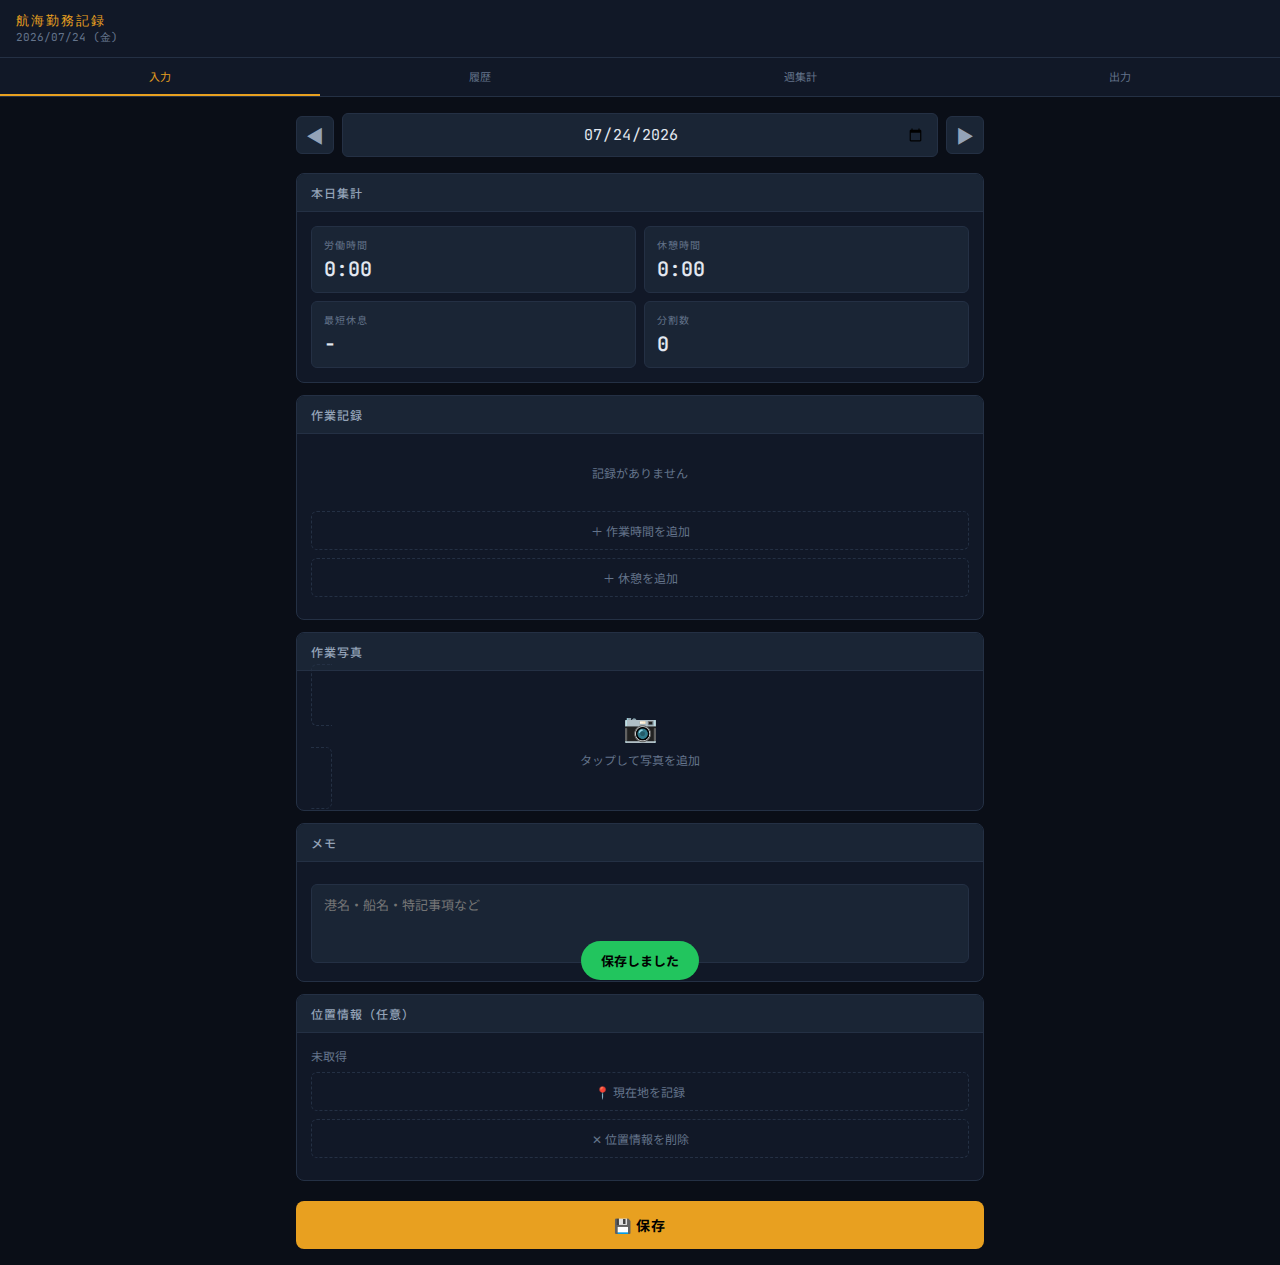
<file: docs/index.html>
<!DOCTYPE html>
<html lang="ja">
<head>
<meta charset="UTF-8" />
<meta name="viewport" content="width=device-width, initial-scale=1.0, maximum-scale=1.0" />
<meta name="apple-mobile-web-app-capable" content="yes" />
<meta name="apple-mobile-web-app-status-bar-style" content="black-translucent" />
<meta name="apple-mobile-web-app-title" content="航海勤務記録" />
<meta name="format-detection" content="telephone=no" />
<meta name="theme-color" content="#111827" />
<link rel="manifest" href="./manifest.json">
<meta name="theme-color" content="#111827">
<link rel="apple-touch-icon" href="./icons/icon-180.png">
<link rel="manifest" href="./manifest.json" />
<link rel="apple-touch-icon" href="./icons/icon-180.png" />
<title>航海勤務記録</title>
<style>
  @import url('https://fonts.googleapis.com/css2?family=JetBrains+Mono:wght@400;600&family=Noto+Sans+JP:wght@300;400;500;700&display=swap');

  :root {
    --bg: #0a0e17;
    --surface: #111827;
    --surface2: #1a2535;
    --border: #243044;
    --accent: #e8a020;
    --accent2: #3b82f6;
    --danger: #ef4444;
    --success: #22c55e;
    --text: #e2e8f0;
    --text2: #94a3b8;
    --text3: #64748b;
    --work: #3b82f6;
    --rest: #6b7280;
    --mono: 'JetBrains Mono', monospace;
    --sans: 'Noto Sans JP', sans-serif;
  }

  * { box-sizing: border-box; margin: 0; padding: 0; }
  body {
    font-family: var(--sans);
    background: var(--bg);
    color: var(--text);
    min-height: 100vh;
    font-size: 14px;
    -webkit-tap-highlight-color: transparent;
  }

  .header {
    background: var(--surface);
    border-bottom: 1px solid var(--border);
    padding: 12px 16px;
    display: flex;
    align-items: center;
    justify-content: space-between;
    position: sticky;
    top: 0;
    z-index: 100;
  }
  .header-title {
    font-family: var(--mono);
    font-size: 13px;
    color: var(--accent);
    letter-spacing: 2px;
    text-transform: uppercase;
  }
  .header-date {
    font-family: var(--mono);
    font-size: 11px;
    color: var(--text3);
  }

  .nav {
    display: flex;
    background: var(--surface);
    border-bottom: 1px solid var(--border);
    overflow-x: auto;
    scrollbar-width: none;
  }
  .nav::-webkit-scrollbar { display: none; }
  .nav-btn {
    flex: 1;
    min-width: 70px;
    padding: 10px 8px;
    background: none;
    border: none;
    color: var(--text3);
    font-family: var(--sans);
    font-size: 11px;
    cursor: pointer;
    border-bottom: 2px solid transparent;
    transition: all 0.2s;
    white-space: nowrap;
  }
  .nav-btn.active {
    color: var(--accent);
    border-bottom-color: var(--accent);
  }

  .main { padding: 16px; max-width: 720px; margin: 0 auto; }
  .page { display: none; }
  .page.active { display: block; }

  .card {
    background: var(--surface);
    border: 1px solid var(--border);
    border-radius: 8px;
    margin-bottom: 12px;
    overflow: hidden;
  }
  .card-header {
    padding: 10px 14px;
    background: var(--surface2);
    border-bottom: 1px solid var(--border);
    display: flex;
    align-items: center;
    justify-content: space-between;
    gap: 8px;
  }
  .card-title {
    font-size: 12px;
    font-weight: 500;
    color: var(--text2);
    letter-spacing: 1px;
    text-transform: uppercase;
  }
  .card-body { padding: 14px; }

  .date-row {
    display: flex;
    align-items: center;
    gap: 8px;
    margin-bottom: 16px;
  }
  .date-input {
    flex: 1;
    background: var(--surface2);
    border: 1px solid var(--border);
    border-radius: 6px;
    padding: 10px 12px;
    color: var(--text);
    font-family: var(--mono);
    font-size: 15px;
    text-align: center;
  }
  .date-nav {
    background: var(--surface2);
    border: 1px solid var(--border);
    border-radius: 6px;
    width: 38px;
    height: 38px;
    display: flex;
    align-items: center;
    justify-content: center;
    cursor: pointer;
    color: var(--text2);
    font-size: 18px;
    user-select: none;
  }

  .segment {
    background: var(--surface2);
    border: 1px solid var(--border);
    border-radius: 6px;
    padding: 10px 12px;
    margin-bottom: 8px;
    position: relative;
  }
  .segment-type-row { display: flex; gap: 6px; margin-bottom: 8px; }
  .type-btn {
    flex: 1;
    padding: 6px;
    border-radius: 4px;
    border: 1px solid var(--border);
    background: transparent;
    color: var(--text3);
    font-size: 11px;
    cursor: pointer;
    transition: all 0.2s;
    font-family: var(--sans);
  }
  .type-btn.work.active {
    background: rgba(59,130,246,0.2);
    border-color: var(--work);
    color: var(--work);
  }
  .type-btn.rest.active {
    background: rgba(107,114,128,0.2);
    border-color: #9ca3af;
    color: #9ca3af;
  }

  .time-row { display: flex; align-items: center; gap: 8px; }
  .time-input {
    flex: 1;
    background: var(--bg);
    border: 1px solid var(--border);
    border-radius: 4px;
    padding: 8px 10px;
    color: var(--text);
    font-family: var(--mono);
    font-size: 16px;
    text-align: center;
  }
  .time-sep { color: var(--text3); font-family: var(--mono); }

  .seg-del {
    position: absolute;
    top: 8px;
    right: 8px;
    background: none;
    border: none;
    color: var(--text3);
    cursor: pointer;
    font-size: 16px;
    padding: 2px 6px;
    border-radius: 4px;
  }
  .seg-del:hover { color: var(--danger); background: rgba(239,68,68,0.1); }

  .work-type-select {
    width: 100%;
    margin-top: 8px;
    background: var(--bg);
    border: 1px solid var(--border);
    border-radius: 4px;
    padding: 7px 10px;
    color: var(--text);
    font-family: var(--sans);
    font-size: 12px;
  }

  .add-btn {
    width: 100%;
    padding: 10px;
    background: transparent;
    border: 1px dashed var(--border);
    border-radius: 6px;
    color: var(--text3);
    cursor: pointer;
    font-size: 12px;
    transition: all 0.2s;
    margin-bottom: 8px;
    font-family: var(--sans);
  }
  .add-btn:hover { border-color: var(--accent); color: var(--accent); }

  .summary-grid {
    display: grid;
    grid-template-columns: 1fr 1fr;
    gap: 8px;
  }
  .stat-box {
    background: var(--surface2);
    border: 1px solid var(--border);
    border-radius: 6px;
    padding: 10px 12px;
  }
  .stat-label {
    font-size: 10px;
    color: var(--text3);
    text-transform: uppercase;
    letter-spacing: 1px;
    margin-bottom: 4px;
  }
  .stat-value {
    font-family: var(--mono);
    font-size: 20px;
    font-weight: 600;
    color: var(--text);
  }
  .stat-value.warn { color: var(--accent); }
  .stat-value.danger { color: var(--danger); }
  .stat-value.ok { color: var(--success); }

  .save-btn {
    width: 100%;
    padding: 14px;
    background: var(--accent);
    border: none;
    border-radius: 8px;
    color: #000;
    font-weight: 700;
    font-size: 14px;
    cursor: pointer;
    font-family: var(--sans);
    margin-top: 8px;
    letter-spacing: 1px;
  }

  .photo-upload-area {
    border: 1px dashed var(--border);
    border-radius: 6px;
    padding: 20px;
    text-align: center;
    cursor: pointer;
    margin-bottom: 8px;
    transition: all 0.2s;
  }
  .photo-upload-area:hover { border-color: var(--accent2); }
  .photo-upload-area input { display: none; }

  .photo-grid {
    display: grid;
    grid-template-columns: repeat(3, 1fr);
    gap: 6px;
    margin-top: 8px;
  }
  .photo-thumb {
    aspect-ratio: 1;
    border-radius: 4px;
    overflow: hidden;
    position: relative;
    cursor: pointer;
    border: 1px solid var(--border);
  }
  .photo-thumb img { width: 100%; height: 100%; object-fit: cover; }
  .photo-thumb .del-photo {
    position: absolute;
    top: 2px;
    right: 2px;
    background: rgba(0,0,0,0.7);
    border: none;
    color: #fff;
    border-radius: 50%;
    width: 20px;
    height: 20px;
    font-size: 10px;
    cursor: pointer;
    display: flex;
    align-items: center;
    justify-content: center;
  }
  .photo-exif {
    font-size: 9px;
    color: var(--text3);
    font-family: var(--mono);
    text-align: center;
    margin-top: 2px;
    line-height: 1.3;
  }

  .day-item {
    background: var(--surface);
    border: 1px solid var(--border);
    border-radius: 8px;
    padding: 12px 14px;
    margin-bottom: 8px;
    cursor: pointer;
    transition: border-color 0.2s;
  }
  .day-item:hover { border-color: var(--accent); }
  .day-item-header { display: flex; justify-content: space-between; align-items: center; margin-bottom: 6px; }
  .day-date { font-family: var(--mono); font-size: 13px; color: var(--accent); }
  .day-hours { font-family: var(--mono); font-size: 13px; color: var(--text2); }
  .day-bar {
    height: 4px; background: var(--surface2); border-radius: 2px; overflow: hidden; margin-top: 6px;
  }
  .day-bar-fill { height: 100%; background: var(--work); border-radius: 2px; }
  .day-bar-fill.over { background: var(--danger); }

  .week-card {
    background: var(--surface2);
    border: 1px solid var(--border);
    border-radius: 8px;
    padding: 12px;
    margin-bottom: 12px;
  }
  .week-label { font-size: 11px; color: var(--text3); margin-bottom: 8px; font-family: var(--mono); }
  .week-bar-row { display: flex; align-items: center; gap: 8px; margin-bottom: 4px; }
  .week-bar-label { font-size: 10px; color: var(--text3); width: 24px; }
  .week-bar-outer { flex: 1; height: 6px; background: var(--bg); border-radius: 3px; overflow: hidden; }
  .week-bar-inner { height: 100%; border-radius: 3px; background: var(--work); }
  .week-bar-inner.over { background: var(--danger); }
  .week-bar-val { font-family: var(--mono); font-size: 10px; color: var(--text2); width: 40px; text-align: right; }

  .export-btn {
    width: 100%;
    padding: 14px;
    background: var(--surface2);
    border: 1px solid var(--border);
    border-radius: 8px;
    color: var(--text);
    font-size: 14px;
    cursor: pointer;
    text-align: left;
    margin-bottom: 8px;
    display: flex;
    align-items: center;
    gap: 10px;
    font-family: var(--sans);
    transition: border-color 0.2s;
  }
  .export-btn:hover { border-color: var(--accent2); }
  .export-icon { font-size: 20px; }

  .notice {
    background: rgba(232,160,32,0.1);
    border: 1px solid rgba(232,160,32,0.3);
    border-radius: 6px;
    padding: 10px 12px;
    font-size: 12px;
    color: var(--text2);
    margin-bottom: 12px;
    line-height: 1.6;
  }

  .alert-box {
    border-radius: 6px;
    padding: 8px 12px;
    font-size: 12px;
    margin-top: 8px;
    line-height: 1.5;
    display: none;
  }
  .alert-danger {
    background: rgba(239,68,68,0.1);
    border: 1px solid rgba(239,68,68,0.3);
    color: #fca5a5;
  }
  .alert-warn {
    background: rgba(232,160,32,0.1);
    border: 1px solid rgba(232,160,32,0.3);
    color: #fcd34d;
  }
  .alert-info {
    background: rgba(59,130,246,0.1);
    border: 1px solid rgba(59,130,246,0.3);
    color: #93c5fd;
  }

  input[type="date"], input[type="time"], input[type="number"] {
    -webkit-appearance: none;
    appearance: none;
    outline: none;
  }
  input[type="date"]:focus, input[type="time"]:focus, input[type="number"]:focus {
    border-color: var(--accent);
  }
  select { outline: none; }
  select:focus { border-color: var(--accent); }

  .memo-input {
    width: 100%;
    background: var(--surface2);
    border: 1px solid var(--border);
    border-radius: 6px;
    padding: 10px 12px;
    color: var(--text);
    font-family: var(--sans);
    font-size: 13px;
    resize: none;
    min-height: 60px;
    margin-top: 8px;
  }
  .memo-input:focus { border-color: var(--accent); outline: none; }

  .offline-badge {
    display: none;
    background: var(--accent);
    color: #000;
    font-size: 9px;
    font-weight: 700;
    padding: 2px 6px;
    border-radius: 3px;
    font-family: var(--mono);
    letter-spacing: 1px;
  }
  .offline .offline-badge { display: inline-block; }

  .saved-toast {
    position: fixed;
    bottom: 20px;
    left: 50%;
    transform: translateX(-50%) translateY(100px);
    background: var(--success);
    color: #000;
    padding: 10px 20px;
    border-radius: 20px;
    font-size: 13px;
    font-weight: 700;
    z-index: 999;
    transition: transform 0.3s;
  }
  .saved-toast.show { transform: translateX(-50%) translateY(0); }

  .form-row {
    display: grid;
    grid-template-columns: 1fr 1fr;
    gap: 8px;
    margin-bottom: 8px;
  }
  .field-label {
    font-size: 11px;
    color: var(--text3);
    margin-bottom: 4px;
  }
  .field-input {
    width: 100%;
    background: var(--surface2);
    border: 1px solid var(--border);
    border-radius: 6px;
    padding: 8px 10px;
    color: var(--text);
    font-family: var(--mono);
    font-size: 13px;
  }

  .small {
    font-size: 11px;
    color: var(--text3);
    line-height: 1.5;
  }

  .hash-line {
    font-family: var(--mono);
    font-size: 10px;
    word-break: break-all;
    color: var(--text2);
    background: var(--surface2);
    border: 1px solid var(--border);
    border-radius: 6px;
    padding: 8px;
  }

  @media print {
    body * { visibility: hidden !important; }
    #printEvidencePage, #printEvidencePage * { visibility: visible !important; }

    #printEvidencePage {
      position: absolute;
      left: 0;
      top: 0;
      width: 100%;
      background: #fff !important;
      color: #000 !important;
      padding: 10mm;
      font-family: sans-serif;
      font-size: 12px;
    }

    .print-page {
      width: 100%;
      min-height: 260mm;
      page-break-after: always;
    }
    .print-page:last-child { page-break-after: auto; }

    .print-title { font-size: 16px; font-weight: bold; margin-bottom: 6px; }
    .print-sub { font-size: 11px; color: #333; margin-bottom: 8px; }
    .print-box {
      border: 1px solid #999;
      padding: 6px;
      margin-bottom: 8px;
      border-radius: 4px;
    }
    .print-seg-table {
      width: 100%;
      border-collapse: collapse;
      font-size: 11px;
    }
    .print-seg-table th, .print-seg-table td {
      border: 1px solid #999;
      padding: 4px;
      text-align: left;
      vertical-align: top;
    }
    .print-photos {
      display: grid;
      grid-template-columns: repeat(3, 1fr);
      gap: 6px;
    }
    .print-photo {
      border: 1px solid #999;
      padding: 4px;
      break-inside: avoid;
    }
    .print-photo img {
      width: 100%;
      height: 50mm;
      object-fit: cover;
      display: block;
      margin-bottom: 3px;
    }
    .print-hash {
      font-family: monospace;
      word-break: break-all;
      font-size: 10px;
    }
  }
</style>
</head>
<body>

<div class="header">
  <div>
    <div class="header-title">航海勤務記録 <span class="offline-badge" id="offlineBadge">OFFLINE</span></div>
    <div class="header-date" id="headerDate"></div>
  </div>
</div>

<div class="nav">
  <button class="nav-btn active" onclick="showPage('input')">入力</button>
  <button class="nav-btn" onclick="showPage('history')">履歴</button>
  <button class="nav-btn" onclick="showPage('weekly')">週集計</button>
  <button class="nav-btn" onclick="showPage('export')">出力</button>
</div>

<div class="main">
  <div id="page-input" class="page active">
    <div class="date-row">
      <div class="date-nav" onclick="changeDate(-1)">◀</div>
      <input type="date" class="date-input" id="currentDate" onchange="loadDay()">
      <div class="date-nav" onclick="changeDate(1)">▶</div>
    </div>

    <div class="card">
      <div class="card-header"><span class="card-title">本日集計</span></div>
      <div class="card-body">
        <div class="summary-grid">
          <div class="stat-box"><div class="stat-label">労働時間</div><div class="stat-value" id="totalWork">0:00</div></div>
          <div class="stat-box"><div class="stat-label">休憩時間</div><div class="stat-value" id="totalRest">0:00</div></div>
          <div class="stat-box"><div class="stat-label">最短休息</div><div class="stat-value" id="minRest">-</div></div>
          <div class="stat-box"><div class="stat-label">分割数</div><div class="stat-value" id="splitCount">0</div></div>
        </div>
        <div class="alert-box alert-danger" id="compAlert">⚠ 週72時間超過 → 補償休日が発生しています</div>
        <div class="alert-box alert-danger" id="overlapAlert">⚠ セグメントの時間重複があります</div>
        <div class="alert-box alert-warn" id="photoTimeAlert">⚠ 写真時刻とセグメントの照合警告</div>
        <div class="alert-box alert-info" id="validationAlert">⚠ 未入力/不正なセグメントがあります</div>
      </div>
    </div>

    <div class="card">
      <div class="card-header"><span class="card-title">作業記録</span></div>
      <div class="card-body" id="segmentList"></div>
      <div style="padding:0 14px 14px">
        <button class="add-btn" onclick="addSegment('work')">＋ 作業時間を追加</button>
        <button class="add-btn" onclick="addSegment('rest')">＋ 休憩を追加</button>
      </div>
    </div>

    <div class="card">
      <div class="card-header"><span class="card-title">作業写真</span></div>
      <div class="card-body">
        <label class="photo-upload-area" for="photoInput">
          <div style="font-size:28px;margin-bottom:6px">📷</div>
          <div style="color:var(--text3);font-size:12px">タップして写真を追加</div>
          <input type="file" id="photoInput" accept="image/*" multiple onchange="addPhotos(event)">
        </label>
        <div class="photo-grid" id="photoGrid"></div>
      </div>
    </div>

    <div class="card">
      <div class="card-header"><span class="card-title">メモ</span></div>
      <div class="card-body">
        <textarea class="memo-input" id="dayMemo" placeholder="港名・船名・特記事項など" rows="3"></textarea>
      </div>
    </div>

    <div class="card">
      <div class="card-header"><span class="card-title">位置情報（任意）</span></div>
      <div class="card-body">
        <div id="gpsStatus" style="font-size:12px;color:var(--text3);margin-bottom:8px;">未取得</div>
        <div id="gpsInfo" style="font-family:var(--mono);font-size:12px;line-height:1.6;color:var(--text2);margin-bottom:8px;"></div>
        <button class="add-btn" onclick="captureGPS()">📍 現在地を記録</button>
        <button class="add-btn" onclick="clearGPS()">✕ 位置情報を削除</button>
      </div>
    </div>

    <button class="save-btn" onclick="saveDay()">💾 保存</button>
  </div>

  <div id="page-history" class="page">
    <div class="notice">過去の記録一覧です。タップして編集できます。</div>
    <div id="historyList"></div>
  </div>

  <div id="page-weekly" class="page">
    <div class="notice">
      基準労働期間は日曜始まり7日間で集計します。週72時間超は補償休日の目安として警告表示。<br>
      「週40時間超」と「日8時間超」の重複には注意してください（残業計算は二重計上しない運用推奨）。
    </div>
    <div class="card">
      <div class="card-header"><span class="card-title">時給・残業単価（船員法向け計算補助）</span></div>
      <div class="card-body">
        <div class="form-row">
          <div>
            <div class="field-label">本給（月額）</div>
            <input class="field-input" id="baseMonthly" type="number" min="0" step="1" placeholder="例 250000" onchange="renderRateCalc()">
          </div>
          <div>
            <div class="field-label">乗船手当（月額）</div>
            <input class="field-input" id="shipAllowanceMonthly" type="number" min="0" step="1" placeholder="例 30000" onchange="renderRateCalc()">
          </div>
        </div>
        <div class="form-row">
          <div>
            <div class="field-label">算定基礎に含める他手当（月額）</div>
            <input class="field-input" id="otherIncludedMonthly" type="number" min="0" step="1" value="0" onchange="renderRateCalc()">
          </div>
          <div>
            <div class="field-label">月平均所定時間（既定173）</div>
            <input class="field-input" id="monthlyHours" type="number" min="1" step="0.01" value="173" onchange="renderRateCalc()">
          </div>
        </div>
        <div class="form-row">
  <div>
    <div class="field-label">残業割増率（通常）</div>
    <input class="field-input" id="otRate" type="number" min="1" step="0.01" value="1.25" onchange="renderRateCalc()">
  </div>
  <div id="nightRateWrap">
    <div class="field-label">深夜/休日割増率（参考）</div>
    <input class="field-input" id="nightRate" type="number" min="1" step="0.01" value="1.35" onchange="renderRateCalc()">
  </div>
</div>

        <div class="summary-grid" style="margin-top:8px;">
  <div class="stat-box"><div class="stat-label">通常時給</div><div class="stat-value" id="baseHourly">-</div></div>
  <div class="stat-box"><div class="stat-label">残業単価</div><div class="stat-value" id="otHourly">-</div></div>
  <div class="stat-box" id="nightHourlyWrap"><div class="stat-label">深夜/休日単価</div><div class="stat-value" id="nightHourly">-</div></div>
  <div class="stat-box"><div class="stat-label">本日の概算残業額</div><div class="stat-value" id="todayOtAmount">-</div></div>
</div>
        <div class="small" style="margin-top:8px;">
          ※ 計算補助です。実際の算定基礎（含める手当/除外手当）は就業規則・契約・実態で確認してください。<br>
          ※ 本日の概算残業額は「日8時間超」部分を暫定表示（週40超・重複控除は週集計で別確認）。
        </div>
      </div>
    </div>
    <div id="weeklyContent"></div>
  </div>

  <div id="page-export" class="page">
    <div class="notice">
      記録データをCSV/JSONで書き出しできます。<br>
      証拠PDFモードは印刷画面を使って「1日1ページ」で出力します（iPhoneは共有→PDF保存）。
    </div>

    <button class="export-btn" onclick="exportCSV()">
      <span class="export-icon">📊</span>
      <div>
        <div style="font-weight:500">CSV書き出し</div>
        <div style="font-size:11px;color:var(--text3);margin-top:2px">日別・セグメント・GPS・ハッシュ付き</div>
      </div>
    </button>

    <button class="export-btn" onclick="exportJSON()">
      <span class="export-icon">💾</span>
      <div>
        <div style="font-weight:500">JSON書き出し（全データ）</div>
        <div style="font-size:11px;color:var(--text3);margin-top:2px">バックアップ・証拠保全用</div>
      </div>
    </button>

    <button class="export-btn" onclick="importJSON()">
      <span class="export-icon">📥</span>
      <div>
        <div style="font-weight:500">JSONインポート</div>
        <div style="font-size:11px;color:var(--text3);margin-top:2px">別端末からの復元</div>
      </div>
    </button>

    <button class="export-btn" onclick="exportEvidencePDF()">
      <span class="export-icon">🧾</span>
      <div>
        <div style="font-weight:500">証拠PDF出力（1日1ページ）</div>
        <div style="font-size:11px;color:var(--text3);margin-top:2px">日付・セグメント・メモ・写真・GPS・SHA-256</div>
      </div>
    </button>

    <input type="file" id="importFile" accept=".json" style="display:none" onchange="doImport(event)">

    <div style="margin-top:20px">
      <div class="card">
        <div class="card-header"><span class="card-title">データ統計</span></div>
        <div class="card-body" id="exportStats"></div>
      </div>
    </div>

    <div class="card">
      <div class="card-header"><span class="card-title">本日のデータハッシュ（SHA-256）</span></div>
      <div class="card-body">
        <div class="hash-line" id="todayHash">-</div>
        <div class="small" style="margin-top:8px;">保存前でも現在画面内容を元に再計算されます（写真は軽量版: 画像本体ではなくサイズ情報を含める）。</div>
      </div>
    </div>
  </div>
</div>

<div class="saved-toast" id="toast">保存しました</div>

<script>
const DB_NAME = 'maritime_log';
const DB_VER = 2;
let db;

function openDB() {
  return new Promise((res, rej) => {
    const req = indexedDB.open(DB_NAME, DB_VER);
    req.onupgradeneeded = (e) => {
      const d = e.target.result;
      if (!d.objectStoreNames.contains('days')) d.createObjectStore('days', { keyPath: 'date' });
    };
    req.onsuccess = (e) => { db = e.target.result; res(db); };
    req.onerror = () => rej(req.error);
  });
}
function dbGet(date) {
  return new Promise((res, rej) => {
    const tx = db.transaction('days', 'readonly');
    const req = tx.objectStore('days').get(date);
    req.onsuccess = () => res(req.result);
    req.onerror = () => rej(req.error);
  });
}
function dbPut(data) {
  return new Promise((res, rej) => {
    const tx = db.transaction('days', 'readwrite');
    const req = tx.objectStore('days').put(data);
    req.onsuccess = () => res();
    req.onerror = () => rej(req.error);
  });
}
function dbGetAll() {
  return new Promise((res, rej) => {
    const tx = db.transaction('days', 'readonly');
    const req = tx.objectStore('days').getAll();
    req.onsuccess = () => res(req.result);
    req.onerror = () => rej(req.error);
  });
}

let currentDate = todayStr();
let segments = [];
let photos = [];
let gps = null;
let nextSegId = 1;
let nextPhotoId = 1;

function todayStr() {
  const d = new Date();
  return `${d.getFullYear()}-${String(d.getMonth()+1).padStart(2,'0')}-${String(d.getDate()).padStart(2,'0')}`;
}

async function init() {
  await openDB();
  document.getElementById('currentDate').value = currentDate;
  setDefaultRateInputs();
  updateHeaderDate();
  await loadDay();
  updateOnlineStatus();

  window.addEventListener('online', updateOnlineStatus);
  window.addEventListener('offline', updateOnlineStatus);

  if ('serviceWorker' in navigator) {
    try { await navigator.serviceWorker.register('./service-worker.js'); }
    catch (e) { console.warn('SW registration failed', e); }
  }
}
function setDefaultRateInputs() {
  const defs = {
    calcMode:'seaman',          // ← 追加（船員法デフォ）
    baseMonthly:'0',
    shipAllowanceMonthly:'0',
    otherIncludedMonthly:'0',
    monthlyHours:'173',
    otRate:'1.30',              // ← 船員法デフォ
    nightRate:'1.35'
  };
  Object.entries(defs).forEach(([id,v]) => {
    const el = document.getElementById(id);
    if (el && !el.value) el.value = v;
  });
}
function updateOnlineStatus() {
  const badge = document.getElementById('offlineBadge');
  if (!navigator.onLine) {
    document.body.classList.add('offline');
    if (badge) badge.style.display = 'inline-block';
  } else {
    document.body.classList.remove('offline');
    if (badge) badge.style.display = 'none';
  }
}
function updateHeaderDate() {
  const d = new Date(currentDate + 'T00:00:00');
  const days = ['日','月','火','水','木','金','土'];
  document.getElementById('headerDate').textContent =
    `${d.getFullYear()}/${String(d.getMonth()+1).padStart(2,'0')}/${String(d.getDate()).padStart(2,'0')} (${days[d.getDay()]})`;
}

function changeDate(delta) {
  const d = new Date(currentDate + 'T00:00:00');
  d.setDate(d.getDate() + delta);
  currentDate = `${d.getFullYear()}-${String(d.getMonth()+1).padStart(2,'0')}-${String(d.getDate()).padStart(2,'0')}`;
  document.getElementById('currentDate').value = currentDate;
  updateHeaderDate();
  loadDay();
}

async function loadDay() {
  currentDate = document.getElementById('currentDate').value || currentDate;
  updateHeaderDate();

  const data = await dbGet(currentDate);
  if (data) {
    segments = data.segments || [];
    photos = data.photos || [];
    gps = data.gps || null;
    nextSegId = data.nextSegId || (segments.length + 1);
    nextPhotoId = data.nextPhotoId || (photos.length + 1);
    document.getElementById('dayMemo').value = data.memo || '';
    restoreRateInputs(data.rateInputs);
  } else {
    segments = [];
    photos = [];
    gps = null;
    nextSegId = 1;
    nextPhotoId = 1;
    document.getElementById('dayMemo').value = '';
    setDefaultRateInputs();
  }

  renderSegments();
  renderPhotos();
  renderGPS();
  calcSummary();
  renderRateCalc();
  renderTodayHash();
}

function applyRateModeUI() {
  const mode = document.getElementById('calcMode')?.value || 'seaman';
  const isSeaman = mode === 'seaman';

  const nightRateWrap = document.getElementById('nightRateWrap');
  const nightHourlyWrap = document.getElementById('nightHourlyWrap');

  if (nightRateWrap) nightRateWrap.style.display = isSeaman ? 'none' : '';
  if (nightHourlyWrap) nightHourlyWrap.style.display = isSeaman ? 'none' : '';
}

function handleRateModeChange() {
  const mode = document.getElementById('calcMode')?.value || 'seaman';
  const otEl = document.getElementById('otRate');

  if (otEl) {
    const current = Number(otEl.value || 0);

    // 「デフォルト値」として自然に切替（手入力を潰しすぎない）
    if (mode === 'seaman') {
      if (!otEl.value || current === 1.25) otEl.value = '1.30';
    } else {
      if (!otEl.value || current === 1.30) otEl.value = '1.25';
    }
  }

  applyRateModeUI();
  renderRateCalc();
}
  
async function saveDay() {
  const data = {
    date: currentDate,
    segments,
    photos,
    gps,
    memo: document.getElementById('dayMemo').value,
    nextSegId,
    nextPhotoId,
    rateInputs: getRateInputs(),
    savedAt: new Date().toISOString()
  };
  await dbPut(data);
  showToast();
  renderTodayHash();
  if (document.getElementById('page-weekly').classList.contains('active')) renderWeekly();
  if (document.getElementById('page-export').classList.contains('active')) renderExportStats();
}
function showToast() {
  const t = document.getElementById('toast');
  t.classList.add('show');
  setTimeout(() => t.classList.remove('show'), 1800);
}

const WORK_TYPES = ['当直','当直引継','荷役','出入港','保守','停泊中作業','供食','操練等','研修','安全臨時労働','補油作業','その他'];

function addSegment(type) {
  segments.push({ id: nextSegId++, type, start: '', end: '', workType: type === 'work' ? '当直' : '' });
  renderSegments();
  calcSummary();
}
function removeSegment(id) {
  segments = segments.filter(s => s.id !== id);
  renderSegments();
  calcSummary();
}
function updateSegment(id, key, val) {
  const s = segments.find(x => x.id === id);
  if (s) { s[key] = val; calcSummary(); }
}
function setSegType(id, type) {
  const s = segments.find(x => x.id === id);
  if (!s) return;
  s.type = type;
  if (type === 'work' && !s.workType) s.workType = '当直';
  renderSegments();
  calcSummary();
}
function renderSegments() {
  const el = document.getElementById('segmentList');
  if (!segments.length) {
    el.innerHTML = '<div style="color:var(--text3);font-size:12px;text-align:center;padding:16px">記録がありません</div>';
    return;
  }
  el.innerHTML = segments.map((s) => `
    <div class="segment">
      <button class="seg-del" onclick="removeSegment(${s.id})">✕</button>
      <div class="segment-type-row">
        <button class="type-btn work ${s.type==='work'?'active':''}" onclick="setSegType(${s.id},'work')">● 作業</button>
        <button class="type-btn rest ${s.type==='rest'?'active':''}" onclick="setSegType(${s.id},'rest')">◌ 休憩</button>
      </div>
      <div class="time-row">
        <input class="time-input" type="time" value="${s.start||''}" onchange="updateSegment(${s.id},'start',this.value)">
        <span class="time-sep">→</span>
        <input class="time-input" type="time" value="${s.end||''}" onchange="updateSegment(${s.id},'end',this.value)">
      </div>
      ${s.type === 'work' ? `
      <select class="work-type-select" onchange="updateSegment(${s.id},'workType',this.value)">
        ${WORK_TYPES.map(t => `<option value="${t}" ${s.workType===t?'selected':''}>${t}</option>`).join('')}
      </select>` : ''}
    </div>
  `).join('');
}

function timeToMin(t) {
  if (!t) return null;
  const [h,m] = t.split(':').map(Number);
  if (Number.isNaN(h) || Number.isNaN(m)) return null;
  return h * 60 + m;
}
function minToStr(m) {
  if (m === null || m === undefined || Number.isNaN(m)) return '-';
  const sign = m < 0 ? '-' : '';
  const x = Math.abs(Math.round(m));
  return `${sign}${Math.floor(x/60)}:${String(x%60).padStart(2,'0')}`;
}
function segDuration(s) {
  const st = timeToMin(s.start), en = timeToMin(s.end);
  if (st === null || en === null) return 0;
  let d = en - st;
  if (d < 0) d += 1440;
  return d;
}
function getAbsoluteRangeForSegment(s) {
  const st = timeToMin(s.start), en = timeToMin(s.end);
  if (st === null || en === null || st === en) return null;
  return en > st ? [st, en] : [st, en + 1440];
}
function rangesOverlap(a, b) {
  return Math.max(a[0], b[0]) < Math.min(a[1], b[1]);
}
function findOverlapPairs() {
  const valid = segments.map(s => ({ s, r: getAbsoluteRangeForSegment(s) })).filter(x => x.r);
  const expanded = [];
  valid.forEach(x => {
    expanded.push(x);
    expanded.push({ s: x.s, r: [x.r[0]+1440, x.r[1]+1440] });
    expanded.push({ s: x.s, r: [x.r[0]-1440, x.r[1]-1440] });
  });
  const pairs = new Set();
  for (let i=0;i<valid.length;i++) {
    for (let j=i+1;j<valid.length;j++) {
      const a = valid[i], b = valid[j];
      const hit = expanded.filter(x=>x.s.id===a.s.id).some(ax =>
        expanded.filter(x=>x.s.id===b.s.id).some(bx => rangesOverlap(ax.r,bx.r))
      );
      if (hit) pairs.add(`${a.s.id}-${b.s.id}`);
    }
  }
  return [...pairs];
}

function parsePhotoDateToMinutes(photo, dateRef = currentDate) {
  if (!photo || !photo.exifDate) return null;
  const m = photo.exifDate.match(/(\d{4})-(\d{2})-(\d{2}) (\d{2}):(\d{2}):(\d{2})/);
  if (!m) return null;
  const pDate = `${m[1]}-${m[2]}-${m[3]}`;
  if (pDate !== dateRef) return null;
  return Number(m[4])*60 + Number(m[5]);
}
function isMinuteInSegment(min, seg) {
  const st = timeToMin(seg.start), en = timeToMin(seg.end);
  if (st === null || en === null || min === null || st === en) return false;
  if (st < en) return min >= st && min <= en;
  return (min >= st && min <= 1439) || (min >= 0 && min <= en);
}
function checkPhotoSegmentWarnings() {
  const alertEl = document.getElementById('photoTimeAlert');
  const validSegs = segments.filter(s => s.start && s.end);
  if (!photos.length) { alertEl.style.display = 'none'; return; }

  let outCount = 0, unknownCount = 0;
  for (const p of photos) {
    const pm = parsePhotoDateToMinutes(p, currentDate);
    if (pm === null) { unknownCount++; continue; }
    if (!validSegs.some(s => isMinuteInSegment(pm, s))) outCount++;
  }
  if (outCount || unknownCount) {
    const arr = [];
    if (outCount) arr.push(`${outCount}枚がセグメント外`);
    if (unknownCount) arr.push(`${unknownCount}枚が時刻不明/別日`);
    alertEl.textContent = `⚠ 写真時刻照合: ${arr.join(' / ')}`;
    alertEl.style.display = 'block';
  } else {
    alertEl.style.display = 'none';
  }
}

async function calcSummary() {
  let workMin = 0, restMin = 0, invalidCount = 0;
  const restSegs = [];

  for (const s of segments) {
    const st = timeToMin(s.start), en = timeToMin(s.end);
    if ((s.start && !s.end) || (!s.start && s.end) || (s.start && s.end && st === en)) invalidCount++;
    const d = segDuration(s);
    if (s.type === 'work') workMin += d;
    else { restMin += d; if (d > 0) restSegs.push(d); }
  }

  const minRestVal = restSegs.length ? Math.min(...restSegs) : null;
  const splitCount = restSegs.length;

  const wEl = document.getElementById('totalWork');
  const rEl = document.getElementById('totalRest');
  const mrEl = document.getElementById('minRest');
  const scEl = document.getElementById('splitCount');

  wEl.textContent = minToStr(workMin);
  wEl.className = 'stat-value' + (workMin > 14*60 ? ' danger' : workMin > 12*60 ? ' warn' : '');
  rEl.textContent = minToStr(restMin);
  rEl.className = 'stat-value';
  mrEl.textContent = minRestVal !== null ? minToStr(minRestVal) : '-';
  mrEl.className = 'stat-value' + (minRestVal !== null && minRestVal < 6*60 ? ' warn' : '');
  scEl.textContent = splitCount;
  scEl.className = 'stat-value' + (splitCount >= 3 ? ' warn' : '');

  const overlapPairs = findOverlapPairs();
  const overlapAlert = document.getElementById('overlapAlert');
  if (overlapPairs.length) {
    overlapAlert.textContent = `⚠ セグメントの時間重複があります（${overlapPairs.length}組）`;
    overlapAlert.style.display = 'block';
  } else overlapAlert.style.display = 'none';

  const validationAlert = document.getElementById('validationAlert');
  if (invalidCount) {
    validationAlert.textContent = `⚠ 未入力/同時刻（0分）のセグメントがあります（${invalidCount}件）`;
    validationAlert.style.display = 'block';
  } else validationAlert.style.display = 'none';

  await updateCurrentWeekCompAlert();
  checkPhotoSegmentWarnings();
  renderRateCalc();
  renderTodayHash();
}

function renderGPS() {
  const status = document.getElementById('gpsStatus');
  const info = document.getElementById('gpsInfo');
  if (!gps) {
    status.textContent = '未取得';
    info.innerHTML = '';
    return;
  }
  status.textContent = '取得済み';
  const d = new Date(gps.timestamp);
  info.innerHTML = `緯度: ${gps.lat.toFixed(6)}<br>経度: ${gps.lng.toFixed(6)}<br>精度: ±${Math.round(gps.accuracy)}m<br>時刻: ${d.toLocaleString('ja-JP')}`;
}
function captureGPS() {
  if (!navigator.geolocation) return alert('この端末/環境では位置情報に対応していません');
  document.getElementById('gpsStatus').textContent = '取得中...';
  navigator.geolocation.getCurrentPosition(
    (pos) => {
      gps = {
        lat: pos.coords.latitude,
        lng: pos.coords.longitude,
        accuracy: pos.coords.accuracy,
        timestamp: new Date().toISOString()
      };
      renderGPS();
      renderTodayHash();
    },
    (err) => {
      alert('位置情報を取得できませんでした: ' + err.message);
      renderGPS();
    },
    { enableHighAccuracy: true, timeout: 10000, maximumAge: 0 }
  );
}
function clearGPS() { gps = null; renderGPS(); renderTodayHash(); }

function addPhotos(event) {
  const files = Array.from(event.target.files || []);
  files.forEach(f => {
    const reader = new FileReader();
    reader.onload = (e) => {
      const dataUrl = e.target.result;
      getExifDate(dataUrl).then(exifDate => {
        photos.push({
          id: nextPhotoId++,
          dataUrl,
          exifDate,
          name: f.name,
          size: f.size,
          type: f.type,
          addedAt: new Date().toISOString()
        });
        renderPhotos();
        calcSummary();
      });
    };
    reader.readAsDataURL(f);
  });
  event.target.value = '';
}
function getExifDate(dataUrl) {
  return new Promise(resolve => {
    try {
      const arr = dataUrl.split(',')[1];
      if (!arr) return resolve(null);
      const bin = atob(arr);
      const bytes = new Uint8Array(bin.length);
      for (let i = 0; i < bin.length; i++) bytes[i] = bin.charCodeAt(i);

      for (let i = 0; i < bytes.length - 4; i++) {
        if (bytes[i] === 0xFF && bytes[i+1] === 0xE1) {
          const exifLen = (bytes[i+2] << 8) | bytes[i+3];
          const exifData = bytes.slice(i+4, i+4+exifLen);
          const str = String.fromCharCode(...exifData);
          const match = str.match(/(\d{4}):(\d{2}):(\d{2}) (\d{2}):(\d{2}):(\d{2})/);
          if (match) return resolve(`${match[1]}-${match[2]}-${match[3]} ${match[4]}:${match[5]}:${match[6]}`);
        }
      }
    } catch (e) {}
    resolve(null);
  });
}
function removePhoto(id) {
  photos = photos.filter(p => p.id !== id);
  renderPhotos();
  calcSummary();
}
function renderPhotos() {
  const grid = document.getElementById('photoGrid');
  if (!photos.length) { grid.innerHTML = ''; return; }
  grid.innerHTML = photos.map(p => {
    const pm = parsePhotoDateToMinutes(p, currentDate);
    const inSeg = pm !== null && segments.some(s => isMinuteInSegment(pm, s));
    const border = (pm !== null && !inSeg) ? 'border-color:#e8a020;' : '';
    return `
      <div>
        <div class="photo-thumb" style="${border}">
          <img src="${p.dataUrl}" loading="lazy">
          <button class="del-photo" onclick="removePhoto(${p.id})">✕</button>
        </div>
        <div class="photo-exif">${p.exifDate ? p.exifDate.replace(' ','<br>') : '日時不明'}</div>
      </div>`;
  }).join('');
  checkPhotoSegmentWarnings();
}

function getRateInputs() {
  const parse = (id, fallback=0) => {
    const v = Number(document.getElementById(id)?.value || fallback);
    return Number.isFinite(v) ? v : fallback;
  };
  return {
    calcMode: document.getElementById('calcMode')?.value || 'seaman', // ←追加
    baseMonthly: parse('baseMonthly'),
    shipAllowanceMonthly: parse('shipAllowanceMonthly'),
    otherIncludedMonthly: parse('otherIncludedMonthly'),
    monthlyHours: parse('monthlyHours', 173),
    otRate: parse('otRate', 1.30),
    nightRate: parse('nightRate', 1.35)
  };
}
function restoreRateInputs(v) {
  if (!v) return;
  ['calcMode','baseMonthly','shipAllowanceMonthly','otherIncludedMonthly','monthlyHours','otRate','nightRate']
    .forEach(k => {
      if (v[k] !== undefined && document.getElementById(k)) {
        document.getElementById(k).value = v[k];
      }
    });
  applyRateModeUI(); // ←追加
}
function yen(n) { return Number.isFinite(n) ? `${Math.round(n).toLocaleString('ja-JP')}円` : '-'; }
function renderRateCalc() {
  applyRateModeUI(); // ←追加
  const r = getRateInputs();
  const basisMonthly = r.baseMonthly + r.shipAllowanceMonthly + r.otherIncludedMonthly;
  const baseHourly = r.monthlyHours > 0 ? basisMonthly / r.monthlyHours : 0;
  const otHourly = baseHourly * (r.otRate || 1.25);
  const nightHourly = baseHourly * (r.nightRate || 1.35);

  document.getElementById('baseHourly').textContent = baseHourly ? yen(baseHourly) : '-';
  document.getElementById('otHourly').textContent = otHourly ? yen(otHourly) : '-';
  document.getElementById('nightHourly').textContent = nightHourly ? yen(nightHourly) : '-';

  const workMin = segments.filter(s=>s.type==='work').reduce((a,s)=>a+segDuration(s),0);
  const dayOtMin = Math.max(0, workMin - 8*60);
  const amt = (dayOtMin / 60) * otHourly;
  document.getElementById('todayOtAmount').textContent = basisMonthly ? yen(amt) : '-';
}

async function sha256Hex(text) {
  const enc = new TextEncoder().encode(text);
  const buf = await crypto.subtle.digest('SHA-256', enc);
  return Array.from(new Uint8Array(buf)).map(b => b.toString(16).padStart(2, '0')).join('');
}
function buildDayCanonical(dayLike) {
  return JSON.stringify({
    date: dayLike.date,
    segments: (dayLike.segments || []).map(s => ({ type: s.type, start: s.start, end: s.end, workType: s.workType || '' })),
    memo: dayLike.memo || '',
    gps: dayLike.gps || null,
    photos: (dayLike.photos || []).map(p => ({
      name: p.name || '', exifDate: p.exifDate || null, size: p.size || 0, mime: p.type || '', dataUrlLen: p.dataUrl ? p.dataUrl.length : 0
    })),
    rateInputs: dayLike.rateInputs || null
  });
}
async function renderTodayHash() {
  const el = document.getElementById('todayHash');
  if (!el) return;
  const day = { date: currentDate, segments, photos, gps, memo: document.getElementById('dayMemo')?.value || '', rateInputs: getRateInputs() };
  try { el.textContent = await sha256Hex(buildDayCanonical(day)); }
  catch { el.textContent = 'ハッシュ計算エラー'; }
}

async function renderHistory() {
  const all = await dbGetAll();
  all.sort((a,b) => b.date.localeCompare(a.date));
  const el = document.getElementById('historyList');
  if (!all.length) {
    el.innerHTML = '<div style="color:var(--text3);text-align:center;padding:40px 0">記録がありません</div>';
    return;
  }
  el.innerHTML = all.map(d => {
    let wMin = 0; (d.segments || []).forEach(s => { if (s.type === 'work') wMin += segDuration(s); });
    const pct = Math.min((wMin / (14*60)) * 100, 100);
    const over = wMin > 14*60;
    return `
      <div class="day-item" onclick="jumpToDate('${d.date}')">
        <div class="day-item-header">
          <span class="day-date">${d.date}</span>
          <span class="day-hours" style="color:${over?'#fca5a5':'var(--text2)'}">${minToStr(wMin)}</span>
        </div>
        ${d.memo ? `<div style="font-size:11px;color:var(--text3);margin-bottom:4px">${escapeHtml(d.memo).slice(0,60)}</div>` : ''}
        <div style="font-size:10px;color:var(--text3)">${(d.segments||[]).length}セグメント / 写真${(d.photos||[]).length}枚${d.gps?' / GPSあり':''}</div>
        <div class="day-bar"><div class="day-bar-fill ${over?'over':''}" style="width:${pct}%"></div></div>
      </div>`;
  }).join('');
}
function jumpToDate(date) {
  currentDate = date;
  document.getElementById('currentDate').value = date;
  updateHeaderDate();
  loadDay();
  showPage('input');
}

function dateRangeOfWeekSundayStart(dateStr) {
  const d = new Date(dateStr + 'T00:00:00');
  d.setDate(d.getDate() - d.getDay());
  const start = new Date(d), end = new Date(d);
  end.setDate(end.getDate() + 6);
  const fmt = x => `${x.getFullYear()}-${String(x.getMonth()+1).padStart(2,'0')}-${String(x.getDate()).padStart(2,'0')}`;
  return { start: fmt(start), end: fmt(end) };
}
async function updateCurrentWeekCompAlert() {
  const all = await dbGetAll();
  const week = dateRangeOfWeekSundayStart(currentDate);
  const targetDates = new Set();
  let cur = new Date(week.start + 'T00:00:00');
  for (let i=0;i<7;i++) {
    targetDates.add(`${cur.getFullYear()}-${String(cur.getMonth()+1).padStart(2,'0')}-${String(cur.getDate()).padStart(2,'0')}`);
    cur.setDate(cur.getDate()+1);
  }

  let total = 0;
  for (const ds of targetDates) {
    if (ds === currentDate) total += segments.filter(s=>s.type==='work').reduce((a,s)=>a+segDuration(s),0);
    else {
      const rec = all.find(x=>x.date===ds);
      if (rec) (rec.segments||[]).forEach(s => { if (s.type==='work') total += segDuration(s); });
    }
  }

  const alertEl = document.getElementById('compAlert');
  if (total > 72*60) {
    const over = total - 72*60;
    const compDays = Math.ceil((over/60)/8);
    alertEl.textContent = `⚠ 今週 ${minToStr(total)}（72h超 +${minToStr(over)}）→ 補償休日目安 ${compDays}日`;
    alertEl.style.display = 'block';
  } else {
    alertEl.style.display = 'none';
  }
}

async function renderWeekly() {
  const all = await dbGetAll();
  const byDate = {};
  all.forEach(d => byDate[d.date] = (d.segments || []).filter(s=>s.type==='work').reduce((a,s)=>a+segDuration(s),0));
  const dates = Object.keys(byDate).sort();
  const el = document.getElementById('weeklyContent');
  if (!dates.length) {
    el.innerHTML = '<div style="color:var(--text3);text-align:center;padding:40px 0">記録がありません</div>';
    return;
  }

  const first = new Date(dates[0] + 'T00:00:00');
  const last = new Date(dates[dates.length - 1] + 'T00:00:00');
  first.setDate(first.getDate() - first.getDay());

  const weeks = [];
  let cur = new Date(first);
  while (cur <= last) {
    const days = [];
    for (let i=0;i<7;i++) {
      const ds = `${cur.getFullYear()}-${String(cur.getMonth()+1).padStart(2,'0')}-${String(cur.getDate()).padStart(2,'0')}`;
      days.push({ date: ds, day: cur.getDay(), min: byDate[ds] || 0 });
      cur.setDate(cur.getDate() + 1);
    }
    const total = days.reduce((a,b)=>a+b.min,0);
    const day8Over = days.reduce((a,d)=>a+Math.max(0,d.min - 8*60),0);
    const week40Over = Math.max(0, total - 40*60);
    const estNonDupWeekOt = Math.max(day8Over, week40Over);
    weeks.push({ start: days[0].date, days, total, day8Over, week40Over, estNonDupWeekOt });
  }

  weeks.reverse();
  const names = ['日','月','火','水','木','金','土'];

  el.innerHTML = weeks.map(w => {
    const over72 = w.total > 72*60;
    const compDays = over72 ? Math.ceil(((w.total-72*60)/60)/8) : 0;
    return `
      <div class="week-card">
        <div class="week-label">
          ${w.start} の週 / 合計 <span style="color:${over72?'#fca5a5':'#86efac'};font-weight:600">${minToStr(w.total)}</span>
          ${over72 ? ` / 72h超 +${minToStr(w.total-72*60)} → 補償休日目安 ${compDays}日` : ''}
        </div>
        <div class="small" style="margin-bottom:8px;">
          日8h超合計: ${minToStr(w.day8Over)} / 週40h超: ${minToStr(w.week40Over)} / 概算残業（重複回避目安）: ${minToStr(w.estNonDupWeekOt)}
        </div>
        ${w.days.map(d => `
          <div class="week-bar-row">
            <div class="week-bar-label">${names[d.day]}</div>
            <div class="week-bar-outer"><div class="week-bar-inner ${d.min>14*60?'over':''}" style="width:${Math.min(100,(d.min/(14*60))*100).toFixed(1)}%"></div></div>
            <div class="week-bar-val">${d.min ? minToStr(d.min) : '-'}</div>
          </div>`).join('')}
      </div>`;
  }).join('');
}

async function exportCSV() {
  const all = await dbGetAll();
  all.sort((a,b)=>a.date.localeCompare(b.date));
  let csv = '日付,区分,作業種別,開始,終了,時間(分),労働時間(分),休憩時間(分),日8h超(分),GPS緯度,GPS経度,GPS精度,写真枚数,メモ,SHA256\n';

  for (const d of all) {
    const segs = d.segments || [];
    const workMin = segs.filter(s=>s.type==='work').reduce((a,s)=>a+segDuration(s),0);
    const restMin = segs.filter(s=>s.type==='rest').reduce((a,s)=>a+segDuration(s),0);
    const day8Over = Math.max(0, workMin - 8*60);
    const hash = await sha256Hex(buildDayCanonical(d));
    const gpsLat = d.gps?.lat ?? '';
    const gpsLng = d.gps?.lng ?? '';
    const gpsAcc = d.gps?.accuracy ? Math.round(d.gps.accuracy) : '';
    const memo = (d.memo || '').replace(/"/g,'""');

    if (!segs.length) {
      csv += `${d.date},,,,,,${workMin},${restMin},${day8Over},${gpsLat},${gpsLng},${gpsAcc},${(d.photos||[]).length},"${memo}",${hash}\n`;
      continue;
    }
    for (const s of segs) {
      csv += [
        d.date, s.type === 'work' ? '作業' : '休憩', s.type === 'work' ? (s.workType || '作業') : '',
        s.start || '', s.end || '', segDuration(s), workMin, restMin, day8Over,
        gpsLat, gpsLng, gpsAcc, (d.photos||[]).length, `"${memo}"`, hash
      ].join(',') + '\n';
    }
  }
  download('\uFEFF' + csv, `maritime_log_${todayStr()}.csv`, 'text/csv');
}
async function exportJSON() {
  const all = await dbGetAll();
  download(JSON.stringify({ exportedAt: new Date().toISOString(), records: all }, null, 2), `maritime_log_${todayStr()}.json`, 'application/json');
}
function importJSON() { document.getElementById('importFile').click(); }
async function doImport(event) {
  const f = event.target.files[0];
  if (!f) return;
  try {
    const text = await f.text();
    const data = JSON.parse(text);
    const records = data.records || data;
    let count = 0;
    for (const r of records) {
      if (r?.date) { await dbPut(r); count++; }
    }
    alert(`${count}件をインポートしました`);
    event.target.value = '';
    if (document.getElementById('page-history').classList.contains('active')) renderHistory();
    if (document.getElementById('page-weekly').classList.contains('active')) renderWeekly();
    if (document.getElementById('page-export').classList.contains('active')) renderExportStats();
  } catch (e) { alert('インポートエラー: ' + e.message); }
}
function download(content, filename, type) {
  const a = document.createElement('a');
  a.href = URL.createObjectURL(new Blob([content], { type }));
  a.download = filename;
  a.click();
  setTimeout(() => URL.revokeObjectURL(a.href), 1000);
}
async function renderExportStats() {
  const all = await dbGetAll();
  let totalWork = 0, totalDays = all.length, totalPhotos = 0, gpsDays = 0;
  all.forEach(d => {
    (d.segments||[]).forEach(s => { if (s.type==='work') totalWork += segDuration(s); });
    totalPhotos += (d.photos||[]).length;
    if (d.gps) gpsDays++;
  });
  const latest = all.length ? all.slice().sort((a,b)=>b.date.localeCompare(a.date))[0].date : '-';
  document.getElementById('exportStats').innerHTML = `
    <div class="summary-grid">
      <div class="stat-box"><div class="stat-label">記録日数</div><div class="stat-value">${totalDays}</div></div>
      <div class="stat-box"><div class="stat-label">総労働時間</div><div class="stat-value" style="font-size:16px">${minToStr(totalWork)}</div></div>
      <div class="stat-box"><div class="stat-label">写真枚数</div><div class="stat-value">${totalPhotos}</div></div>
      <div class="stat-box"><div class="stat-label">GPS記録日</div><div class="stat-value">${gpsDays}</div></div>
      <div class="stat-box"><div class="stat-label">最終更新</div><div class="stat-value" style="font-size:12px">${latest}</div></div>
      <div class="stat-box"><div class="stat-label">平均/日</div><div class="stat-value" style="font-size:16px">${totalDays?minToStr(totalWork/totalDays):'-'}</div></div>
    </div>`;
}

async function exportEvidencePDF() {
  const all = await dbGetAll();
  all.sort((a,b)=>a.date.localeCompare(b.date));
  if (!all.length) return alert('記録がありません');

  const old = document.getElementById('printEvidencePage');
  if (old) old.remove();

  const root = document.createElement('div');
  root.id = 'printEvidencePage';

  for (const d of all) {
    const segs = d.segments || [];
    const phs = d.photos || [];
    const workMin = segs.filter(s=>s.type==='work').reduce((a,s)=>a+segDuration(s),0);
    const restMin = segs.filter(s=>s.type==='rest').reduce((a,s)=>a+segDuration(s),0);
    const day8Over = Math.max(0, workMin - 8*60);

    let outCount = 0, unknownCount = 0;
    phs.forEach(p => {
      const pm = parsePhotoDateToMinutes(p, d.date);
      if (pm === null) { unknownCount++; return; }
      if (!segs.some(s => isMinuteInSegment(pm, s))) outCount++;
    });

    const hash = await sha256Hex(buildDayCanonical(d));
    const gpsText = d.gps
      ? `緯度 ${d.gps.lat.toFixed(6)} / 経度 ${d.gps.lng.toFixed(6)} / 精度 ±${Math.round(d.gps.accuracy)}m / ${new Date(d.gps.timestamp).toLocaleString('ja-JP')}`
      : '記録なし';

    const page = document.createElement('div');
    page.className = 'print-page';
    page.innerHTML = `
      <div class="print-title">航海勤務記録（証拠出力）</div>
      <div class="print-sub">日付: ${d.date} / 出力: ${new Date().toLocaleString('ja-JP')}</div>
      <div class="print-box">
        <div><strong>日次集計</strong></div>
        <div>労働時間: ${minToStr(workMin)} / 休憩時間: ${minToStr(restMin)} / 日8h超: ${minToStr(day8Over)} / セグメント数: ${segs.length}</div>
        <div>${(outCount || unknownCount) ? `写真照合警告: ${outCount}枚セグメント外 / ${unknownCount}枚時刻不明・別日` : '写真照合: 問題なし'}</div>
      </div>
      <div class="print-box"><div><strong>位置情報（任意）</strong></div><div>${gpsText}</div></div>
      <div class="print-box">
        <div><strong>セグメント</strong></div>
        <table class="print-seg-table">
          <thead><tr><th>区分</th><th>作業種別</th><th>開始</th><th>終了</th><th>分</th></tr></thead>
          <tbody>
            ${segs.length ? segs.map(s => `
              <tr>
                <td>${s.type==='work'?'作業':'休憩'}</td>
                <td>${s.type==='work'?escapeHtml(s.workType||'作業'):'-'}</td>
                <td>${escapeHtml(s.start||'')}</td>
                <td>${escapeHtml(s.end||'')}</td>
                <td>${segDuration(s)}</td>
              </tr>`).join('') : '<tr><td colspan="5">記録なし</td></tr>'}
          </tbody>
        </table>
      </div>
      <div class="print-box"><div><strong>メモ</strong></div><div style="white-space:pre-wrap;min-height:20px;">${escapeHtml(d.memo || '')}</div></div>
      <div class="print-box">
        <div><strong>写真（${phs.length}枚）</strong></div>
        <div class="print-photos">
          ${phs.map(p => `
            <div class="print-photo">
              <img src="${p.dataUrl}" />
              <div style="font-size:10px;">${escapeHtml(p.name||'')}</div>
              <div style="font-size:10px;">${escapeHtml(p.exifDate||'日時不明')}</div>
            </div>`).join('')}
        </div>
      </div>
      <div class="print-box"><div><strong>データハッシュ（SHA-256）</strong></div><div class="print-hash">${hash}</div></div>
    `;
    root.appendChild(page);
  }

  document.body.appendChild(root);
  window.print();
  setTimeout(() => root.remove(), 1000);
}

function showPage(name) {
  document.querySelectorAll('.page').forEach(p => p.classList.remove('active'));
  document.querySelectorAll('.nav-btn').forEach(b => b.classList.remove('active'));
  document.getElementById('page-' + name).classList.add('active');

  const navBtns = Array.from(document.querySelectorAll('.nav-btn'));
  const idxMap = { input: 0, history: 1, weekly: 2, export: 3 };
  if (idxMap[name] !== undefined) navBtns[idxMap[name]].classList.add('active');

  if (name === 'history') renderHistory();
  if (name === 'weekly') {
  renderWeekly();
  renderRateCalc();
}
  if (name === 'export') renderExportStats();
  renderTodayHash();
}

function escapeHtml(str) {
  return String(str)
    .replace(/&/g,'&amp;')
    .replace(/</g,'&lt;')
    .replace(/>/g,'&gt;')
    .replace(/"/g,'&quot;')
    .replace(/'/g,'&#39;');
}

init();
</script>
<script>
if ("serviceWorker" in navigator) {
  window.addEventListener("load", () => {
    navigator.serviceWorker.register("./service-worker.js").catch(console.error);
  });
}
</script>
</body>
</html>
</file>
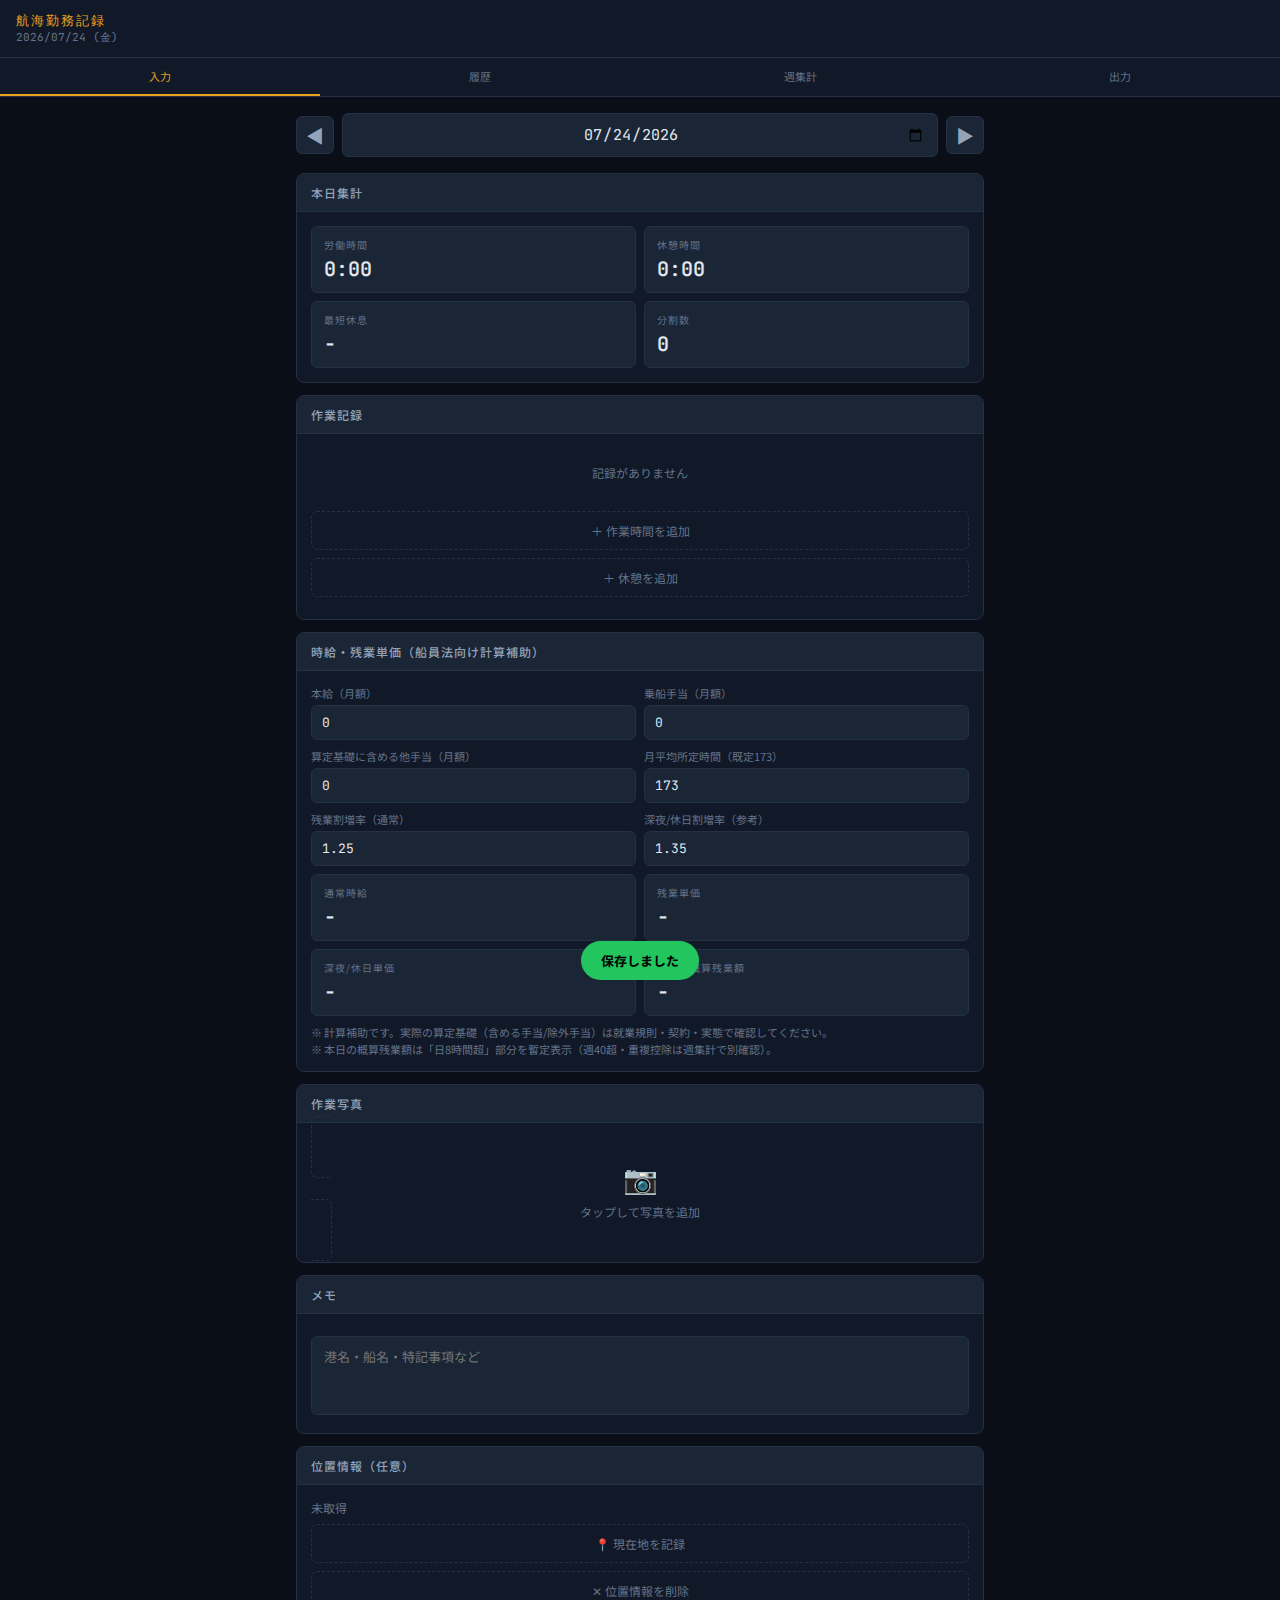
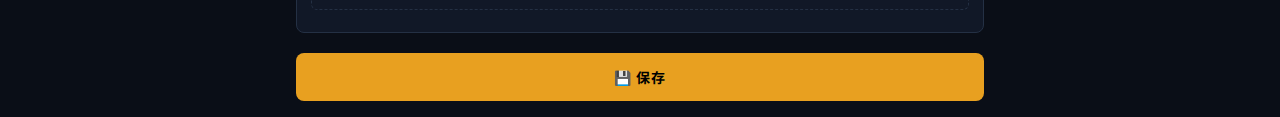
<file: maritime-log/index.html>
<!DOCTYPE html>
<html lang="ja">
<head>
<meta charset="UTF-8" />
<meta name="viewport" content="width=device-width, initial-scale=1.0, maximum-scale=1.0" />
<meta name="apple-mobile-web-app-capable" content="yes" />
<meta name="apple-mobile-web-app-status-bar-style" content="black-translucent" />
<meta name="apple-mobile-web-app-title" content="航海勤務記録" />
<meta name="format-detection" content="telephone=no" />
<meta name="theme-color" content="#111827" />
<link rel="manifest" href="./manifest.json">
<meta name="theme-color" content="#111827">
<link rel="apple-touch-icon" href="./icons/icon-180.png">
<link rel="manifest" href="./manifest.json" />
<link rel="apple-touch-icon" href="./icons/icon-180.png" />
<title>航海勤務記録</title>
<style>
  @import url('https://fonts.googleapis.com/css2?family=JetBrains+Mono:wght@400;600&family=Noto+Sans+JP:wght@300;400;500;700&display=swap');

  :root {
    --bg: #0a0e17;
    --surface: #111827;
    --surface2: #1a2535;
    --border: #243044;
    --accent: #e8a020;
    --accent2: #3b82f6;
    --danger: #ef4444;
    --success: #22c55e;
    --text: #e2e8f0;
    --text2: #94a3b8;
    --text3: #64748b;
    --work: #3b82f6;
    --rest: #6b7280;
    --mono: 'JetBrains Mono', monospace;
    --sans: 'Noto Sans JP', sans-serif;
  }

  * { box-sizing: border-box; margin: 0; padding: 0; }
  body {
    font-family: var(--sans);
    background: var(--bg);
    color: var(--text);
    min-height: 100vh;
    font-size: 14px;
    -webkit-tap-highlight-color: transparent;
  }

  .header {
    background: var(--surface);
    border-bottom: 1px solid var(--border);
    padding: 12px 16px;
    display: flex;
    align-items: center;
    justify-content: space-between;
    position: sticky;
    top: 0;
    z-index: 100;
  }
  .header-title {
    font-family: var(--mono);
    font-size: 13px;
    color: var(--accent);
    letter-spacing: 2px;
    text-transform: uppercase;
  }
  .header-date {
    font-family: var(--mono);
    font-size: 11px;
    color: var(--text3);
  }

  .nav {
    display: flex;
    background: var(--surface);
    border-bottom: 1px solid var(--border);
    overflow-x: auto;
    scrollbar-width: none;
  }
  .nav::-webkit-scrollbar { display: none; }
  .nav-btn {
    flex: 1;
    min-width: 70px;
    padding: 10px 8px;
    background: none;
    border: none;
    color: var(--text3);
    font-family: var(--sans);
    font-size: 11px;
    cursor: pointer;
    border-bottom: 2px solid transparent;
    transition: all 0.2s;
    white-space: nowrap;
  }
  .nav-btn.active {
    color: var(--accent);
    border-bottom-color: var(--accent);
  }

  .main { padding: 16px; max-width: 720px; margin: 0 auto; }
  .page { display: none; }
  .page.active { display: block; }

  .card {
    background: var(--surface);
    border: 1px solid var(--border);
    border-radius: 8px;
    margin-bottom: 12px;
    overflow: hidden;
  }
  .card-header {
    padding: 10px 14px;
    background: var(--surface2);
    border-bottom: 1px solid var(--border);
    display: flex;
    align-items: center;
    justify-content: space-between;
    gap: 8px;
  }
  .card-title {
    font-size: 12px;
    font-weight: 500;
    color: var(--text2);
    letter-spacing: 1px;
    text-transform: uppercase;
  }
  .card-body { padding: 14px; }

  .date-row {
    display: flex;
    align-items: center;
    gap: 8px;
    margin-bottom: 16px;
  }
  .date-input {
    flex: 1;
    background: var(--surface2);
    border: 1px solid var(--border);
    border-radius: 6px;
    padding: 10px 12px;
    color: var(--text);
    font-family: var(--mono);
    font-size: 15px;
    text-align: center;
  }
  .date-nav {
    background: var(--surface2);
    border: 1px solid var(--border);
    border-radius: 6px;
    width: 38px;
    height: 38px;
    display: flex;
    align-items: center;
    justify-content: center;
    cursor: pointer;
    color: var(--text2);
    font-size: 18px;
    user-select: none;
  }

  .segment {
    background: var(--surface2);
    border: 1px solid var(--border);
    border-radius: 6px;
    padding: 10px 12px;
    margin-bottom: 8px;
    position: relative;
  }
  .segment-type-row { display: flex; gap: 6px; margin-bottom: 8px; }
  .type-btn {
    flex: 1;
    padding: 6px;
    border-radius: 4px;
    border: 1px solid var(--border);
    background: transparent;
    color: var(--text3);
    font-size: 11px;
    cursor: pointer;
    transition: all 0.2s;
    font-family: var(--sans);
  }
  .type-btn.work.active {
    background: rgba(59,130,246,0.2);
    border-color: var(--work);
    color: var(--work);
  }
  .type-btn.rest.active {
    background: rgba(107,114,128,0.2);
    border-color: #9ca3af;
    color: #9ca3af;
  }

  .time-row { display: flex; align-items: center; gap: 8px; }
  .time-input {
    flex: 1;
    background: var(--bg);
    border: 1px solid var(--border);
    border-radius: 4px;
    padding: 8px 10px;
    color: var(--text);
    font-family: var(--mono);
    font-size: 16px;
    text-align: center;
  }
  .time-sep { color: var(--text3); font-family: var(--mono); }

  .seg-del {
    position: absolute;
    top: 8px;
    right: 8px;
    background: none;
    border: none;
    color: var(--text3);
    cursor: pointer;
    font-size: 16px;
    padding: 2px 6px;
    border-radius: 4px;
  }
  .seg-del:hover { color: var(--danger); background: rgba(239,68,68,0.1); }

  .work-type-select {
    width: 100%;
    margin-top: 8px;
    background: var(--bg);
    border: 1px solid var(--border);
    border-radius: 4px;
    padding: 7px 10px;
    color: var(--text);
    font-family: var(--sans);
    font-size: 12px;
  }

  .add-btn {
    width: 100%;
    padding: 10px;
    background: transparent;
    border: 1px dashed var(--border);
    border-radius: 6px;
    color: var(--text3);
    cursor: pointer;
    font-size: 12px;
    transition: all 0.2s;
    margin-bottom: 8px;
    font-family: var(--sans);
  }
  .add-btn:hover { border-color: var(--accent); color: var(--accent); }

  .summary-grid {
    display: grid;
    grid-template-columns: 1fr 1fr;
    gap: 8px;
  }
  .stat-box {
    background: var(--surface2);
    border: 1px solid var(--border);
    border-radius: 6px;
    padding: 10px 12px;
  }
  .stat-label {
    font-size: 10px;
    color: var(--text3);
    text-transform: uppercase;
    letter-spacing: 1px;
    margin-bottom: 4px;
  }
  .stat-value {
    font-family: var(--mono);
    font-size: 20px;
    font-weight: 600;
    color: var(--text);
  }
  .stat-value.warn { color: var(--accent); }
  .stat-value.danger { color: var(--danger); }
  .stat-value.ok { color: var(--success); }

  .save-btn {
    width: 100%;
    padding: 14px;
    background: var(--accent);
    border: none;
    border-radius: 8px;
    color: #000;
    font-weight: 700;
    font-size: 14px;
    cursor: pointer;
    font-family: var(--sans);
    margin-top: 8px;
    letter-spacing: 1px;
  }

  .photo-upload-area {
    border: 1px dashed var(--border);
    border-radius: 6px;
    padding: 20px;
    text-align: center;
    cursor: pointer;
    margin-bottom: 8px;
    transition: all 0.2s;
  }
  .photo-upload-area:hover { border-color: var(--accent2); }
  .photo-upload-area input { display: none; }

  .photo-grid {
    display: grid;
    grid-template-columns: repeat(3, 1fr);
    gap: 6px;
    margin-top: 8px;
  }
  .photo-thumb {
    aspect-ratio: 1;
    border-radius: 4px;
    overflow: hidden;
    position: relative;
    cursor: pointer;
    border: 1px solid var(--border);
  }
  .photo-thumb img { width: 100%; height: 100%; object-fit: cover; }
  .photo-thumb .del-photo {
    position: absolute;
    top: 2px;
    right: 2px;
    background: rgba(0,0,0,0.7);
    border: none;
    color: #fff;
    border-radius: 50%;
    width: 20px;
    height: 20px;
    font-size: 10px;
    cursor: pointer;
    display: flex;
    align-items: center;
    justify-content: center;
  }
  .photo-exif {
    font-size: 9px;
    color: var(--text3);
    font-family: var(--mono);
    text-align: center;
    margin-top: 2px;
    line-height: 1.3;
  }

  .day-item {
    background: var(--surface);
    border: 1px solid var(--border);
    border-radius: 8px;
    padding: 12px 14px;
    margin-bottom: 8px;
    cursor: pointer;
    transition: border-color 0.2s;
  }
  .day-item:hover { border-color: var(--accent); }
  .day-item-header { display: flex; justify-content: space-between; align-items: center; margin-bottom: 6px; }
  .day-date { font-family: var(--mono); font-size: 13px; color: var(--accent); }
  .day-hours { font-family: var(--mono); font-size: 13px; color: var(--text2); }
  .day-bar {
    height: 4px; background: var(--surface2); border-radius: 2px; overflow: hidden; margin-top: 6px;
  }
  .day-bar-fill { height: 100%; background: var(--work); border-radius: 2px; }
  .day-bar-fill.over { background: var(--danger); }

  .week-card {
    background: var(--surface2);
    border: 1px solid var(--border);
    border-radius: 8px;
    padding: 12px;
    margin-bottom: 12px;
  }
  .week-label { font-size: 11px; color: var(--text3); margin-bottom: 8px; font-family: var(--mono); }
  .week-bar-row { display: flex; align-items: center; gap: 8px; margin-bottom: 4px; }
  .week-bar-label { font-size: 10px; color: var(--text3); width: 24px; }
  .week-bar-outer { flex: 1; height: 6px; background: var(--bg); border-radius: 3px; overflow: hidden; }
  .week-bar-inner { height: 100%; border-radius: 3px; background: var(--work); }
  .week-bar-inner.over { background: var(--danger); }
  .week-bar-val { font-family: var(--mono); font-size: 10px; color: var(--text2); width: 40px; text-align: right; }

  .export-btn {
    width: 100%;
    padding: 14px;
    background: var(--surface2);
    border: 1px solid var(--border);
    border-radius: 8px;
    color: var(--text);
    font-size: 14px;
    cursor: pointer;
    text-align: left;
    margin-bottom: 8px;
    display: flex;
    align-items: center;
    gap: 10px;
    font-family: var(--sans);
    transition: border-color 0.2s;
  }
  .export-btn:hover { border-color: var(--accent2); }
  .export-icon { font-size: 20px; }

  .notice {
    background: rgba(232,160,32,0.1);
    border: 1px solid rgba(232,160,32,0.3);
    border-radius: 6px;
    padding: 10px 12px;
    font-size: 12px;
    color: var(--text2);
    margin-bottom: 12px;
    line-height: 1.6;
  }

  .alert-box {
    border-radius: 6px;
    padding: 8px 12px;
    font-size: 12px;
    margin-top: 8px;
    line-height: 1.5;
    display: none;
  }
  .alert-danger {
    background: rgba(239,68,68,0.1);
    border: 1px solid rgba(239,68,68,0.3);
    color: #fca5a5;
  }
  .alert-warn {
    background: rgba(232,160,32,0.1);
    border: 1px solid rgba(232,160,32,0.3);
    color: #fcd34d;
  }
  .alert-info {
    background: rgba(59,130,246,0.1);
    border: 1px solid rgba(59,130,246,0.3);
    color: #93c5fd;
  }

  input[type="date"], input[type="time"], input[type="number"] {
    -webkit-appearance: none;
    appearance: none;
    outline: none;
  }
  input[type="date"]:focus, input[type="time"]:focus, input[type="number"]:focus {
    border-color: var(--accent);
  }
  select { outline: none; }
  select:focus { border-color: var(--accent); }

  .memo-input {
    width: 100%;
    background: var(--surface2);
    border: 1px solid var(--border);
    border-radius: 6px;
    padding: 10px 12px;
    color: var(--text);
    font-family: var(--sans);
    font-size: 13px;
    resize: none;
    min-height: 60px;
    margin-top: 8px;
  }
  .memo-input:focus { border-color: var(--accent); outline: none; }

  .offline-badge {
    display: none;
    background: var(--accent);
    color: #000;
    font-size: 9px;
    font-weight: 700;
    padding: 2px 6px;
    border-radius: 3px;
    font-family: var(--mono);
    letter-spacing: 1px;
  }
  .offline .offline-badge { display: inline-block; }

  .saved-toast {
    position: fixed;
    bottom: 20px;
    left: 50%;
    transform: translateX(-50%) translateY(100px);
    background: var(--success);
    color: #000;
    padding: 10px 20px;
    border-radius: 20px;
    font-size: 13px;
    font-weight: 700;
    z-index: 999;
    transition: transform 0.3s;
  }
  .saved-toast.show { transform: translateX(-50%) translateY(0); }

  .form-row {
    display: grid;
    grid-template-columns: 1fr 1fr;
    gap: 8px;
    margin-bottom: 8px;
  }
  .field-label {
    font-size: 11px;
    color: var(--text3);
    margin-bottom: 4px;
  }
  .field-input {
    width: 100%;
    background: var(--surface2);
    border: 1px solid var(--border);
    border-radius: 6px;
    padding: 8px 10px;
    color: var(--text);
    font-family: var(--mono);
    font-size: 13px;
  }

  .small {
    font-size: 11px;
    color: var(--text3);
    line-height: 1.5;
  }

  .hash-line {
    font-family: var(--mono);
    font-size: 10px;
    word-break: break-all;
    color: var(--text2);
    background: var(--surface2);
    border: 1px solid var(--border);
    border-radius: 6px;
    padding: 8px;
  }

  @media print {
    body * { visibility: hidden !important; }
    #printEvidencePage, #printEvidencePage * { visibility: visible !important; }

    #printEvidencePage {
      position: absolute;
      left: 0;
      top: 0;
      width: 100%;
      background: #fff !important;
      color: #000 !important;
      padding: 10mm;
      font-family: sans-serif;
      font-size: 12px;
    }

    .print-page {
      width: 100%;
      min-height: 260mm;
      page-break-after: always;
    }
    .print-page:last-child { page-break-after: auto; }

    .print-title { font-size: 16px; font-weight: bold; margin-bottom: 6px; }
    .print-sub { font-size: 11px; color: #333; margin-bottom: 8px; }
    .print-box {
      border: 1px solid #999;
      padding: 6px;
      margin-bottom: 8px;
      border-radius: 4px;
    }
    .print-seg-table {
      width: 100%;
      border-collapse: collapse;
      font-size: 11px;
    }
    .print-seg-table th, .print-seg-table td {
      border: 1px solid #999;
      padding: 4px;
      text-align: left;
      vertical-align: top;
    }
    .print-photos {
      display: grid;
      grid-template-columns: repeat(3, 1fr);
      gap: 6px;
    }
    .print-photo {
      border: 1px solid #999;
      padding: 4px;
      break-inside: avoid;
    }
    .print-photo img {
      width: 100%;
      height: 50mm;
      object-fit: cover;
      display: block;
      margin-bottom: 3px;
    }
    .print-hash {
      font-family: monospace;
      word-break: break-all;
      font-size: 10px;
    }
  }
</style>
</head>
<body>

<div class="header">
  <div>
    <div class="header-title">航海勤務記録 <span class="offline-badge" id="offlineBadge">OFFLINE</span></div>
    <div class="header-date" id="headerDate"></div>
  </div>
</div>

<div class="nav">
  <button class="nav-btn active" onclick="showPage('input')">入力</button>
  <button class="nav-btn" onclick="showPage('history')">履歴</button>
  <button class="nav-btn" onclick="showPage('weekly')">週集計</button>
  <button class="nav-btn" onclick="showPage('export')">出力</button>
</div>

<div class="main">
  <div id="page-input" class="page active">
    <div class="date-row">
      <div class="date-nav" onclick="changeDate(-1)">◀</div>
      <input type="date" class="date-input" id="currentDate" onchange="loadDay()">
      <div class="date-nav" onclick="changeDate(1)">▶</div>
    </div>

    <div class="card">
      <div class="card-header"><span class="card-title">本日集計</span></div>
      <div class="card-body">
        <div class="summary-grid">
          <div class="stat-box"><div class="stat-label">労働時間</div><div class="stat-value" id="totalWork">0:00</div></div>
          <div class="stat-box"><div class="stat-label">休憩時間</div><div class="stat-value" id="totalRest">0:00</div></div>
          <div class="stat-box"><div class="stat-label">最短休息</div><div class="stat-value" id="minRest">-</div></div>
          <div class="stat-box"><div class="stat-label">分割数</div><div class="stat-value" id="splitCount">0</div></div>
        </div>
        <div class="alert-box alert-danger" id="compAlert">⚠ 週72時間超過 → 補償休日が発生しています</div>
        <div class="alert-box alert-danger" id="overlapAlert">⚠ セグメントの時間重複があります</div>
        <div class="alert-box alert-warn" id="photoTimeAlert">⚠ 写真時刻とセグメントの照合警告</div>
        <div class="alert-box alert-info" id="validationAlert">⚠ 未入力/不正なセグメントがあります</div>
      </div>
    </div>

    <div class="card">
      <div class="card-header"><span class="card-title">作業記録</span></div>
      <div class="card-body" id="segmentList"></div>
      <div style="padding:0 14px 14px">
        <button class="add-btn" onclick="addSegment('work')">＋ 作業時間を追加</button>
        <button class="add-btn" onclick="addSegment('rest')">＋ 休憩を追加</button>
      </div>
    </div>

    <div class="card">
      <div class="card-header"><span class="card-title">時給・残業単価（船員法向け計算補助）</span></div>
      <div class="card-body">
        <div class="form-row">
          <div>
            <div class="field-label">本給（月額）</div>
            <input class="field-input" id="baseMonthly" type="number" min="0" step="1" placeholder="例 250000" onchange="renderRateCalc()">
          </div>
          <div>
            <div class="field-label">乗船手当（月額）</div>
            <input class="field-input" id="shipAllowanceMonthly" type="number" min="0" step="1" placeholder="例 30000" onchange="renderRateCalc()">
          </div>
        </div>
        <div class="form-row">
          <div>
            <div class="field-label">算定基礎に含める他手当（月額）</div>
            <input class="field-input" id="otherIncludedMonthly" type="number" min="0" step="1" value="0" onchange="renderRateCalc()">
          </div>
          <div>
            <div class="field-label">月平均所定時間（既定173）</div>
            <input class="field-input" id="monthlyHours" type="number" min="1" step="0.01" value="173" onchange="renderRateCalc()">
          </div>
        </div>
        <div class="form-row">
          <div>
            <div class="field-label">残業割増率（通常）</div>
            <input class="field-input" id="otRate" type="number" min="1" step="0.01" value="1.25" onchange="renderRateCalc()">
          </div>
          <div>
            <div class="field-label">深夜/休日割増率（参考）</div>
            <input class="field-input" id="nightRate" type="number" min="1" step="0.01" value="1.35" onchange="renderRateCalc()">
          </div>
        </div>

        <div class="summary-grid" style="margin-top:8px;">
          <div class="stat-box"><div class="stat-label">通常時給</div><div class="stat-value" id="baseHourly">-</div></div>
          <div class="stat-box"><div class="stat-label">残業単価</div><div class="stat-value" id="otHourly">-</div></div>
          <div class="stat-box"><div class="stat-label">深夜/休日単価</div><div class="stat-value" id="nightHourly">-</div></div>
          <div class="stat-box"><div class="stat-label">本日の概算残業額</div><div class="stat-value" id="todayOtAmount">-</div></div>
        </div>
        <div class="small" style="margin-top:8px;">
          ※ 計算補助です。実際の算定基礎（含める手当/除外手当）は就業規則・契約・実態で確認してください。<br>
          ※ 本日の概算残業額は「日8時間超」部分を暫定表示（週40超・重複控除は週集計で別確認）。
        </div>
      </div>
    </div>

    <div class="card">
      <div class="card-header"><span class="card-title">作業写真</span></div>
      <div class="card-body">
        <label class="photo-upload-area" for="photoInput">
          <div style="font-size:28px;margin-bottom:6px">📷</div>
          <div style="color:var(--text3);font-size:12px">タップして写真を追加</div>
          <input type="file" id="photoInput" accept="image/*" multiple onchange="addPhotos(event)">
        </label>
        <div class="photo-grid" id="photoGrid"></div>
      </div>
    </div>

    <div class="card">
      <div class="card-header"><span class="card-title">メモ</span></div>
      <div class="card-body">
        <textarea class="memo-input" id="dayMemo" placeholder="港名・船名・特記事項など" rows="3"></textarea>
      </div>
    </div>

    <div class="card">
      <div class="card-header"><span class="card-title">位置情報（任意）</span></div>
      <div class="card-body">
        <div id="gpsStatus" style="font-size:12px;color:var(--text3);margin-bottom:8px;">未取得</div>
        <div id="gpsInfo" style="font-family:var(--mono);font-size:12px;line-height:1.6;color:var(--text2);margin-bottom:8px;"></div>
        <button class="add-btn" onclick="captureGPS()">📍 現在地を記録</button>
        <button class="add-btn" onclick="clearGPS()">✕ 位置情報を削除</button>
      </div>
    </div>

    <button class="save-btn" onclick="saveDay()">💾 保存</button>
  </div>

  <div id="page-history" class="page">
    <div class="notice">過去の記録一覧です。タップして編集できます。</div>
    <div id="historyList"></div>
  </div>

  <div id="page-weekly" class="page">
    <div class="notice">
      基準労働期間は日曜始まり7日間で集計します。週72時間超は補償休日の目安として警告表示。<br>
      「週40時間超」と「日8時間超」の重複には注意してください（残業計算は二重計上しない運用推奨）。
    </div>
    <div id="weeklyContent"></div>
  </div>

  <div id="page-export" class="page">
    <div class="notice">
      記録データをCSV/JSONで書き出しできます。<br>
      証拠PDFモードは印刷画面を使って「1日1ページ」で出力します（iPhoneは共有→PDF保存）。
    </div>

    <button class="export-btn" onclick="exportCSV()">
      <span class="export-icon">📊</span>
      <div>
        <div style="font-weight:500">CSV書き出し</div>
        <div style="font-size:11px;color:var(--text3);margin-top:2px">日別・セグメント・GPS・ハッシュ付き</div>
      </div>
    </button>

    <button class="export-btn" onclick="exportJSON()">
      <span class="export-icon">💾</span>
      <div>
        <div style="font-weight:500">JSON書き出し（全データ）</div>
        <div style="font-size:11px;color:var(--text3);margin-top:2px">バックアップ・証拠保全用</div>
      </div>
    </button>

    <button class="export-btn" onclick="importJSON()">
      <span class="export-icon">📥</span>
      <div>
        <div style="font-weight:500">JSONインポート</div>
        <div style="font-size:11px;color:var(--text3);margin-top:2px">別端末からの復元</div>
      </div>
    </button>

    <button class="export-btn" onclick="exportEvidencePDF()">
      <span class="export-icon">🧾</span>
      <div>
        <div style="font-weight:500">証拠PDF出力（1日1ページ）</div>
        <div style="font-size:11px;color:var(--text3);margin-top:2px">日付・セグメント・メモ・写真・GPS・SHA-256</div>
      </div>
    </button>

    <input type="file" id="importFile" accept=".json" style="display:none" onchange="doImport(event)">

    <div style="margin-top:20px">
      <div class="card">
        <div class="card-header"><span class="card-title">データ統計</span></div>
        <div class="card-body" id="exportStats"></div>
      </div>
    </div>

    <div class="card">
      <div class="card-header"><span class="card-title">本日のデータハッシュ（SHA-256）</span></div>
      <div class="card-body">
        <div class="hash-line" id="todayHash">-</div>
        <div class="small" style="margin-top:8px;">保存前でも現在画面内容を元に再計算されます（写真は軽量版: 画像本体ではなくサイズ情報を含める）。</div>
      </div>
    </div>
  </div>
</div>

<div class="saved-toast" id="toast">保存しました</div>

<script>
const DB_NAME = 'maritime_log';
const DB_VER = 2;
let db;

function openDB() {
  return new Promise((res, rej) => {
    const req = indexedDB.open(DB_NAME, DB_VER);
    req.onupgradeneeded = (e) => {
      const d = e.target.result;
      if (!d.objectStoreNames.contains('days')) d.createObjectStore('days', { keyPath: 'date' });
    };
    req.onsuccess = (e) => { db = e.target.result; res(db); };
    req.onerror = () => rej(req.error);
  });
}
function dbGet(date) {
  return new Promise((res, rej) => {
    const tx = db.transaction('days', 'readonly');
    const req = tx.objectStore('days').get(date);
    req.onsuccess = () => res(req.result);
    req.onerror = () => rej(req.error);
  });
}
function dbPut(data) {
  return new Promise((res, rej) => {
    const tx = db.transaction('days', 'readwrite');
    const req = tx.objectStore('days').put(data);
    req.onsuccess = () => res();
    req.onerror = () => rej(req.error);
  });
}
function dbGetAll() {
  return new Promise((res, rej) => {
    const tx = db.transaction('days', 'readonly');
    const req = tx.objectStore('days').getAll();
    req.onsuccess = () => res(req.result);
    req.onerror = () => rej(req.error);
  });
}

let currentDate = todayStr();
let segments = [];
let photos = [];
let gps = null;
let nextSegId = 1;
let nextPhotoId = 1;

function todayStr() {
  const d = new Date();
  return `${d.getFullYear()}-${String(d.getMonth()+1).padStart(2,'0')}-${String(d.getDate()).padStart(2,'0')}`;
}

async function init() {
  await openDB();
  document.getElementById('currentDate').value = currentDate;
  setDefaultRateInputs();
  updateHeaderDate();
  await loadDay();
  updateOnlineStatus();

  window.addEventListener('online', updateOnlineStatus);
  window.addEventListener('offline', updateOnlineStatus);

  if ('serviceWorker' in navigator) {
    try { await navigator.serviceWorker.register('./service-worker.js'); }
    catch (e) { console.warn('SW registration failed', e); }
  }
}
function setDefaultRateInputs() {
  const defs = {
    baseMonthly:'0', shipAllowanceMonthly:'0', otherIncludedMonthly:'0',
    monthlyHours:'173', otRate:'1.25', nightRate:'1.35'
  };
  Object.entries(defs).forEach(([id,v]) => {
    const el = document.getElementById(id);
    if (el && !el.value) el.value = v;
  });
}
function updateOnlineStatus() {
  const badge = document.getElementById('offlineBadge');
  if (!navigator.onLine) {
    document.body.classList.add('offline');
    if (badge) badge.style.display = 'inline-block';
  } else {
    document.body.classList.remove('offline');
    if (badge) badge.style.display = 'none';
  }
}
function updateHeaderDate() {
  const d = new Date(currentDate + 'T00:00:00');
  const days = ['日','月','火','水','木','金','土'];
  document.getElementById('headerDate').textContent =
    `${d.getFullYear()}/${String(d.getMonth()+1).padStart(2,'0')}/${String(d.getDate()).padStart(2,'0')} (${days[d.getDay()]})`;
}

function changeDate(delta) {
  const d = new Date(currentDate + 'T00:00:00');
  d.setDate(d.getDate() + delta);
  currentDate = `${d.getFullYear()}-${String(d.getMonth()+1).padStart(2,'0')}-${String(d.getDate()).padStart(2,'0')}`;
  document.getElementById('currentDate').value = currentDate;
  updateHeaderDate();
  loadDay();
}

async function loadDay() {
  currentDate = document.getElementById('currentDate').value || currentDate;
  updateHeaderDate();

  const data = await dbGet(currentDate);
  if (data) {
    segments = data.segments || [];
    photos = data.photos || [];
    gps = data.gps || null;
    nextSegId = data.nextSegId || (segments.length + 1);
    nextPhotoId = data.nextPhotoId || (photos.length + 1);
    document.getElementById('dayMemo').value = data.memo || '';
    restoreRateInputs(data.rateInputs);
  } else {
    segments = [];
    photos = [];
    gps = null;
    nextSegId = 1;
    nextPhotoId = 1;
    document.getElementById('dayMemo').value = '';
    setDefaultRateInputs();
  }

  renderSegments();
  renderPhotos();
  renderGPS();
  calcSummary();
  renderRateCalc();
  renderTodayHash();
}

async function saveDay() {
  const data = {
    date: currentDate,
    segments,
    photos,
    gps,
    memo: document.getElementById('dayMemo').value,
    nextSegId,
    nextPhotoId,
    rateInputs: getRateInputs(),
    savedAt: new Date().toISOString()
  };
  await dbPut(data);
  showToast();
  renderTodayHash();
  if (document.getElementById('page-weekly').classList.contains('active')) renderWeekly();
  if (document.getElementById('page-export').classList.contains('active')) renderExportStats();
}
function showToast() {
  const t = document.getElementById('toast');
  t.classList.add('show');
  setTimeout(() => t.classList.remove('show'), 1800);
}

const WORK_TYPES = ['当直','当直引継','荷役','出入港','保守','停泊中作業','供食','操練等','研修','安全臨時労働','補油作業','その他'];

function addSegment(type) {
  segments.push({ id: nextSegId++, type, start: '', end: '', workType: type === 'work' ? '当直' : '' });
  renderSegments();
  calcSummary();
}
function removeSegment(id) {
  segments = segments.filter(s => s.id !== id);
  renderSegments();
  calcSummary();
}
function updateSegment(id, key, val) {
  const s = segments.find(x => x.id === id);
  if (s) { s[key] = val; calcSummary(); }
}
function setSegType(id, type) {
  const s = segments.find(x => x.id === id);
  if (!s) return;
  s.type = type;
  if (type === 'work' && !s.workType) s.workType = '当直';
  renderSegments();
  calcSummary();
}
function renderSegments() {
  const el = document.getElementById('segmentList');
  if (!segments.length) {
    el.innerHTML = '<div style="color:var(--text3);font-size:12px;text-align:center;padding:16px">記録がありません</div>';
    return;
  }
  el.innerHTML = segments.map((s) => `
    <div class="segment">
      <button class="seg-del" onclick="removeSegment(${s.id})">✕</button>
      <div class="segment-type-row">
        <button class="type-btn work ${s.type==='work'?'active':''}" onclick="setSegType(${s.id},'work')">● 作業</button>
        <button class="type-btn rest ${s.type==='rest'?'active':''}" onclick="setSegType(${s.id},'rest')">◌ 休憩</button>
      </div>
      <div class="time-row">
        <input class="time-input" type="time" value="${s.start||''}" onchange="updateSegment(${s.id},'start',this.value)">
        <span class="time-sep">→</span>
        <input class="time-input" type="time" value="${s.end||''}" onchange="updateSegment(${s.id},'end',this.value)">
      </div>
      ${s.type === 'work' ? `
      <select class="work-type-select" onchange="updateSegment(${s.id},'workType',this.value)">
        ${WORK_TYPES.map(t => `<option value="${t}" ${s.workType===t?'selected':''}>${t}</option>`).join('')}
      </select>` : ''}
    </div>
  `).join('');
}

function timeToMin(t) {
  if (!t) return null;
  const [h,m] = t.split(':').map(Number);
  if (Number.isNaN(h) || Number.isNaN(m)) return null;
  return h * 60 + m;
}
function minToStr(m) {
  if (m === null || m === undefined || Number.isNaN(m)) return '-';
  const sign = m < 0 ? '-' : '';
  const x = Math.abs(Math.round(m));
  return `${sign}${Math.floor(x/60)}:${String(x%60).padStart(2,'0')}`;
}
function segDuration(s) {
  const st = timeToMin(s.start), en = timeToMin(s.end);
  if (st === null || en === null) return 0;
  let d = en - st;
  if (d < 0) d += 1440;
  return d;
}
function getAbsoluteRangeForSegment(s) {
  const st = timeToMin(s.start), en = timeToMin(s.end);
  if (st === null || en === null || st === en) return null;
  return en > st ? [st, en] : [st, en + 1440];
}
function rangesOverlap(a, b) {
  return Math.max(a[0], b[0]) < Math.min(a[1], b[1]);
}
function findOverlapPairs() {
  const valid = segments.map(s => ({ s, r: getAbsoluteRangeForSegment(s) })).filter(x => x.r);
  const expanded = [];
  valid.forEach(x => {
    expanded.push(x);
    expanded.push({ s: x.s, r: [x.r[0]+1440, x.r[1]+1440] });
    expanded.push({ s: x.s, r: [x.r[0]-1440, x.r[1]-1440] });
  });
  const pairs = new Set();
  for (let i=0;i<valid.length;i++) {
    for (let j=i+1;j<valid.length;j++) {
      const a = valid[i], b = valid[j];
      const hit = expanded.filter(x=>x.s.id===a.s.id).some(ax =>
        expanded.filter(x=>x.s.id===b.s.id).some(bx => rangesOverlap(ax.r,bx.r))
      );
      if (hit) pairs.add(`${a.s.id}-${b.s.id}`);
    }
  }
  return [...pairs];
}

function parsePhotoDateToMinutes(photo, dateRef = currentDate) {
  if (!photo || !photo.exifDate) return null;
  const m = photo.exifDate.match(/(\d{4})-(\d{2})-(\d{2}) (\d{2}):(\d{2}):(\d{2})/);
  if (!m) return null;
  const pDate = `${m[1]}-${m[2]}-${m[3]}`;
  if (pDate !== dateRef) return null;
  return Number(m[4])*60 + Number(m[5]);
}
function isMinuteInSegment(min, seg) {
  const st = timeToMin(seg.start), en = timeToMin(seg.end);
  if (st === null || en === null || min === null || st === en) return false;
  if (st < en) return min >= st && min <= en;
  return (min >= st && min <= 1439) || (min >= 0 && min <= en);
}
function checkPhotoSegmentWarnings() {
  const alertEl = document.getElementById('photoTimeAlert');
  const validSegs = segments.filter(s => s.start && s.end);
  if (!photos.length) { alertEl.style.display = 'none'; return; }

  let outCount = 0, unknownCount = 0;
  for (const p of photos) {
    const pm = parsePhotoDateToMinutes(p, currentDate);
    if (pm === null) { unknownCount++; continue; }
    if (!validSegs.some(s => isMinuteInSegment(pm, s))) outCount++;
  }
  if (outCount || unknownCount) {
    const arr = [];
    if (outCount) arr.push(`${outCount}枚がセグメント外`);
    if (unknownCount) arr.push(`${unknownCount}枚が時刻不明/別日`);
    alertEl.textContent = `⚠ 写真時刻照合: ${arr.join(' / ')}`;
    alertEl.style.display = 'block';
  } else {
    alertEl.style.display = 'none';
  }
}

async function calcSummary() {
  let workMin = 0, restMin = 0, invalidCount = 0;
  const restSegs = [];

  for (const s of segments) {
    const st = timeToMin(s.start), en = timeToMin(s.end);
    if ((s.start && !s.end) || (!s.start && s.end) || (s.start && s.end && st === en)) invalidCount++;
    const d = segDuration(s);
    if (s.type === 'work') workMin += d;
    else { restMin += d; if (d > 0) restSegs.push(d); }
  }

  const minRestVal = restSegs.length ? Math.min(...restSegs) : null;
  const splitCount = restSegs.length;

  const wEl = document.getElementById('totalWork');
  const rEl = document.getElementById('totalRest');
  const mrEl = document.getElementById('minRest');
  const scEl = document.getElementById('splitCount');

  wEl.textContent = minToStr(workMin);
  wEl.className = 'stat-value' + (workMin > 14*60 ? ' danger' : workMin > 12*60 ? ' warn' : '');
  rEl.textContent = minToStr(restMin);
  rEl.className = 'stat-value';
  mrEl.textContent = minRestVal !== null ? minToStr(minRestVal) : '-';
  mrEl.className = 'stat-value' + (minRestVal !== null && minRestVal < 6*60 ? ' warn' : '');
  scEl.textContent = splitCount;
  scEl.className = 'stat-value' + (splitCount >= 3 ? ' warn' : '');

  const overlapPairs = findOverlapPairs();
  const overlapAlert = document.getElementById('overlapAlert');
  if (overlapPairs.length) {
    overlapAlert.textContent = `⚠ セグメントの時間重複があります（${overlapPairs.length}組）`;
    overlapAlert.style.display = 'block';
  } else overlapAlert.style.display = 'none';

  const validationAlert = document.getElementById('validationAlert');
  if (invalidCount) {
    validationAlert.textContent = `⚠ 未入力/同時刻（0分）のセグメントがあります（${invalidCount}件）`;
    validationAlert.style.display = 'block';
  } else validationAlert.style.display = 'none';

  await updateCurrentWeekCompAlert();
  checkPhotoSegmentWarnings();
  renderRateCalc();
  renderTodayHash();
}

function renderGPS() {
  const status = document.getElementById('gpsStatus');
  const info = document.getElementById('gpsInfo');
  if (!gps) {
    status.textContent = '未取得';
    info.innerHTML = '';
    return;
  }
  status.textContent = '取得済み';
  const d = new Date(gps.timestamp);
  info.innerHTML = `緯度: ${gps.lat.toFixed(6)}<br>経度: ${gps.lng.toFixed(6)}<br>精度: ±${Math.round(gps.accuracy)}m<br>時刻: ${d.toLocaleString('ja-JP')}`;
}
function captureGPS() {
  if (!navigator.geolocation) return alert('この端末/環境では位置情報に対応していません');
  document.getElementById('gpsStatus').textContent = '取得中...';
  navigator.geolocation.getCurrentPosition(
    (pos) => {
      gps = {
        lat: pos.coords.latitude,
        lng: pos.coords.longitude,
        accuracy: pos.coords.accuracy,
        timestamp: new Date().toISOString()
      };
      renderGPS();
      renderTodayHash();
    },
    (err) => {
      alert('位置情報を取得できませんでした: ' + err.message);
      renderGPS();
    },
    { enableHighAccuracy: true, timeout: 10000, maximumAge: 0 }
  );
}
function clearGPS() { gps = null; renderGPS(); renderTodayHash(); }

function addPhotos(event) {
  const files = Array.from(event.target.files || []);
  files.forEach(f => {
    const reader = new FileReader();
    reader.onload = (e) => {
      const dataUrl = e.target.result;
      getExifDate(dataUrl).then(exifDate => {
        photos.push({
          id: nextPhotoId++,
          dataUrl,
          exifDate,
          name: f.name,
          size: f.size,
          type: f.type,
          addedAt: new Date().toISOString()
        });
        renderPhotos();
        calcSummary();
      });
    };
    reader.readAsDataURL(f);
  });
  event.target.value = '';
}
function getExifDate(dataUrl) {
  return new Promise(resolve => {
    try {
      const arr = dataUrl.split(',')[1];
      if (!arr) return resolve(null);
      const bin = atob(arr);
      const bytes = new Uint8Array(bin.length);
      for (let i = 0; i < bin.length; i++) bytes[i] = bin.charCodeAt(i);

      for (let i = 0; i < bytes.length - 4; i++) {
        if (bytes[i] === 0xFF && bytes[i+1] === 0xE1) {
          const exifLen = (bytes[i+2] << 8) | bytes[i+3];
          const exifData = bytes.slice(i+4, i+4+exifLen);
          const str = String.fromCharCode(...exifData);
          const match = str.match(/(\d{4}):(\d{2}):(\d{2}) (\d{2}):(\d{2}):(\d{2})/);
          if (match) return resolve(`${match[1]}-${match[2]}-${match[3]} ${match[4]}:${match[5]}:${match[6]}`);
        }
      }
    } catch (e) {}
    resolve(null);
  });
}
function removePhoto(id) {
  photos = photos.filter(p => p.id !== id);
  renderPhotos();
  calcSummary();
}
function renderPhotos() {
  const grid = document.getElementById('photoGrid');
  if (!photos.length) { grid.innerHTML = ''; return; }
  grid.innerHTML = photos.map(p => {
    const pm = parsePhotoDateToMinutes(p, currentDate);
    const inSeg = pm !== null && segments.some(s => isMinuteInSegment(pm, s));
    const border = (pm !== null && !inSeg) ? 'border-color:#e8a020;' : '';
    return `
      <div>
        <div class="photo-thumb" style="${border}">
          <img src="${p.dataUrl}" loading="lazy">
          <button class="del-photo" onclick="removePhoto(${p.id})">✕</button>
        </div>
        <div class="photo-exif">${p.exifDate ? p.exifDate.replace(' ','<br>') : '日時不明'}</div>
      </div>`;
  }).join('');
  checkPhotoSegmentWarnings();
}

function getRateInputs() {
  const parse = (id, fallback=0) => {
    const v = Number(document.getElementById(id)?.value || fallback);
    return Number.isFinite(v) ? v : fallback;
  };
  return {
    baseMonthly: parse('baseMonthly'),
    shipAllowanceMonthly: parse('shipAllowanceMonthly'),
    otherIncludedMonthly: parse('otherIncludedMonthly'),
    monthlyHours: parse('monthlyHours', 173),
    otRate: parse('otRate', 1.25),
    nightRate: parse('nightRate', 1.35)
  };
}
function restoreRateInputs(v) {
  if (!v) return;
  ['baseMonthly','shipAllowanceMonthly','otherIncludedMonthly','monthlyHours','otRate','nightRate']
    .forEach(k => { if (v[k] !== undefined && document.getElementById(k)) document.getElementById(k).value = v[k]; });
}
function yen(n) { return Number.isFinite(n) ? `${Math.round(n).toLocaleString('ja-JP')}円` : '-'; }
function renderRateCalc() {
  const r = getRateInputs();
  const basisMonthly = r.baseMonthly + r.shipAllowanceMonthly + r.otherIncludedMonthly;
  const baseHourly = r.monthlyHours > 0 ? basisMonthly / r.monthlyHours : 0;
  const otHourly = baseHourly * (r.otRate || 1.25);
  const nightHourly = baseHourly * (r.nightRate || 1.35);

  document.getElementById('baseHourly').textContent = baseHourly ? yen(baseHourly) : '-';
  document.getElementById('otHourly').textContent = otHourly ? yen(otHourly) : '-';
  document.getElementById('nightHourly').textContent = nightHourly ? yen(nightHourly) : '-';

  const workMin = segments.filter(s=>s.type==='work').reduce((a,s)=>a+segDuration(s),0);
  const dayOtMin = Math.max(0, workMin - 8*60);
  const amt = (dayOtMin / 60) * otHourly;
  document.getElementById('todayOtAmount').textContent = basisMonthly ? yen(amt) : '-';
}

async function sha256Hex(text) {
  const enc = new TextEncoder().encode(text);
  const buf = await crypto.subtle.digest('SHA-256', enc);
  return Array.from(new Uint8Array(buf)).map(b => b.toString(16).padStart(2, '0')).join('');
}
function buildDayCanonical(dayLike) {
  return JSON.stringify({
    date: dayLike.date,
    segments: (dayLike.segments || []).map(s => ({ type: s.type, start: s.start, end: s.end, workType: s.workType || '' })),
    memo: dayLike.memo || '',
    gps: dayLike.gps || null,
    photos: (dayLike.photos || []).map(p => ({
      name: p.name || '', exifDate: p.exifDate || null, size: p.size || 0, mime: p.type || '', dataUrlLen: p.dataUrl ? p.dataUrl.length : 0
    })),
    rateInputs: dayLike.rateInputs || null
  });
}
async function renderTodayHash() {
  const el = document.getElementById('todayHash');
  if (!el) return;
  const day = { date: currentDate, segments, photos, gps, memo: document.getElementById('dayMemo')?.value || '', rateInputs: getRateInputs() };
  try { el.textContent = await sha256Hex(buildDayCanonical(day)); }
  catch { el.textContent = 'ハッシュ計算エラー'; }
}

async function renderHistory() {
  const all = await dbGetAll();
  all.sort((a,b) => b.date.localeCompare(a.date));
  const el = document.getElementById('historyList');
  if (!all.length) {
    el.innerHTML = '<div style="color:var(--text3);text-align:center;padding:40px 0">記録がありません</div>';
    return;
  }
  el.innerHTML = all.map(d => {
    let wMin = 0; (d.segments || []).forEach(s => { if (s.type === 'work') wMin += segDuration(s); });
    const pct = Math.min((wMin / (14*60)) * 100, 100);
    const over = wMin > 14*60;
    return `
      <div class="day-item" onclick="jumpToDate('${d.date}')">
        <div class="day-item-header">
          <span class="day-date">${d.date}</span>
          <span class="day-hours" style="color:${over?'#fca5a5':'var(--text2)'}">${minToStr(wMin)}</span>
        </div>
        ${d.memo ? `<div style="font-size:11px;color:var(--text3);margin-bottom:4px">${escapeHtml(d.memo).slice(0,60)}</div>` : ''}
        <div style="font-size:10px;color:var(--text3)">${(d.segments||[]).length}セグメント / 写真${(d.photos||[]).length}枚${d.gps?' / GPSあり':''}</div>
        <div class="day-bar"><div class="day-bar-fill ${over?'over':''}" style="width:${pct}%"></div></div>
      </div>`;
  }).join('');
}
function jumpToDate(date) {
  currentDate = date;
  document.getElementById('currentDate').value = date;
  updateHeaderDate();
  loadDay();
  showPage('input');
}

function dateRangeOfWeekSundayStart(dateStr) {
  const d = new Date(dateStr + 'T00:00:00');
  d.setDate(d.getDate() - d.getDay());
  const start = new Date(d), end = new Date(d);
  end.setDate(end.getDate() + 6);
  const fmt = x => `${x.getFullYear()}-${String(x.getMonth()+1).padStart(2,'0')}-${String(x.getDate()).padStart(2,'0')}`;
  return { start: fmt(start), end: fmt(end) };
}
async function updateCurrentWeekCompAlert() {
  const all = await dbGetAll();
  const week = dateRangeOfWeekSundayStart(currentDate);
  const targetDates = new Set();
  let cur = new Date(week.start + 'T00:00:00');
  for (let i=0;i<7;i++) {
    targetDates.add(`${cur.getFullYear()}-${String(cur.getMonth()+1).padStart(2,'0')}-${String(cur.getDate()).padStart(2,'0')}`);
    cur.setDate(cur.getDate()+1);
  }

  let total = 0;
  for (const ds of targetDates) {
    if (ds === currentDate) total += segments.filter(s=>s.type==='work').reduce((a,s)=>a+segDuration(s),0);
    else {
      const rec = all.find(x=>x.date===ds);
      if (rec) (rec.segments||[]).forEach(s => { if (s.type==='work') total += segDuration(s); });
    }
  }

  const alertEl = document.getElementById('compAlert');
  if (total > 72*60) {
    const over = total - 72*60;
    const compDays = Math.ceil((over/60)/8);
    alertEl.textContent = `⚠ 今週 ${minToStr(total)}（72h超 +${minToStr(over)}）→ 補償休日目安 ${compDays}日`;
    alertEl.style.display = 'block';
  } else {
    alertEl.style.display = 'none';
  }
}

async function renderWeekly() {
  const all = await dbGetAll();
  const byDate = {};
  all.forEach(d => byDate[d.date] = (d.segments || []).filter(s=>s.type==='work').reduce((a,s)=>a+segDuration(s),0));
  const dates = Object.keys(byDate).sort();
  const el = document.getElementById('weeklyContent');
  if (!dates.length) {
    el.innerHTML = '<div style="color:var(--text3);text-align:center;padding:40px 0">記録がありません</div>';
    return;
  }

  const first = new Date(dates[0] + 'T00:00:00');
  const last = new Date(dates[dates.length - 1] + 'T00:00:00');
  first.setDate(first.getDate() - first.getDay());

  const weeks = [];
  let cur = new Date(first);
  while (cur <= last) {
    const days = [];
    for (let i=0;i<7;i++) {
      const ds = `${cur.getFullYear()}-${String(cur.getMonth()+1).padStart(2,'0')}-${String(cur.getDate()).padStart(2,'0')}`;
      days.push({ date: ds, day: cur.getDay(), min: byDate[ds] || 0 });
      cur.setDate(cur.getDate() + 1);
    }
    const total = days.reduce((a,b)=>a+b.min,0);
    const day8Over = days.reduce((a,d)=>a+Math.max(0,d.min - 8*60),0);
    const week40Over = Math.max(0, total - 40*60);
    const estNonDupWeekOt = Math.max(day8Over, week40Over);
    weeks.push({ start: days[0].date, days, total, day8Over, week40Over, estNonDupWeekOt });
  }

  weeks.reverse();
  const names = ['日','月','火','水','木','金','土'];

  el.innerHTML = weeks.map(w => {
    const over72 = w.total > 72*60;
    const compDays = over72 ? Math.ceil(((w.total-72*60)/60)/8) : 0;
    return `
      <div class="week-card">
        <div class="week-label">
          ${w.start} の週 / 合計 <span style="color:${over72?'#fca5a5':'#86efac'};font-weight:600">${minToStr(w.total)}</span>
          ${over72 ? ` / 72h超 +${minToStr(w.total-72*60)} → 補償休日目安 ${compDays}日` : ''}
        </div>
        <div class="small" style="margin-bottom:8px;">
          日8h超合計: ${minToStr(w.day8Over)} / 週40h超: ${minToStr(w.week40Over)} / 概算残業（重複回避目安）: ${minToStr(w.estNonDupWeekOt)}
        </div>
        ${w.days.map(d => `
          <div class="week-bar-row">
            <div class="week-bar-label">${names[d.day]}</div>
            <div class="week-bar-outer"><div class="week-bar-inner ${d.min>14*60?'over':''}" style="width:${Math.min(100,(d.min/(14*60))*100).toFixed(1)}%"></div></div>
            <div class="week-bar-val">${d.min ? minToStr(d.min) : '-'}</div>
          </div>`).join('')}
      </div>`;
  }).join('');
}

async function exportCSV() {
  const all = await dbGetAll();
  all.sort((a,b)=>a.date.localeCompare(b.date));
  let csv = '日付,区分,作業種別,開始,終了,時間(分),労働時間(分),休憩時間(分),日8h超(分),GPS緯度,GPS経度,GPS精度,写真枚数,メモ,SHA256\n';

  for (const d of all) {
    const segs = d.segments || [];
    const workMin = segs.filter(s=>s.type==='work').reduce((a,s)=>a+segDuration(s),0);
    const restMin = segs.filter(s=>s.type==='rest').reduce((a,s)=>a+segDuration(s),0);
    const day8Over = Math.max(0, workMin - 8*60);
    const hash = await sha256Hex(buildDayCanonical(d));
    const gpsLat = d.gps?.lat ?? '';
    const gpsLng = d.gps?.lng ?? '';
    const gpsAcc = d.gps?.accuracy ? Math.round(d.gps.accuracy) : '';
    const memo = (d.memo || '').replace(/"/g,'""');

    if (!segs.length) {
      csv += `${d.date},,,,,,${workMin},${restMin},${day8Over},${gpsLat},${gpsLng},${gpsAcc},${(d.photos||[]).length},"${memo}",${hash}\n`;
      continue;
    }
    for (const s of segs) {
      csv += [
        d.date, s.type === 'work' ? '作業' : '休憩', s.type === 'work' ? (s.workType || '作業') : '',
        s.start || '', s.end || '', segDuration(s), workMin, restMin, day8Over,
        gpsLat, gpsLng, gpsAcc, (d.photos||[]).length, `"${memo}"`, hash
      ].join(',') + '\n';
    }
  }
  download('\uFEFF' + csv, `maritime_log_${todayStr()}.csv`, 'text/csv');
}
async function exportJSON() {
  const all = await dbGetAll();
  download(JSON.stringify({ exportedAt: new Date().toISOString(), records: all }, null, 2), `maritime_log_${todayStr()}.json`, 'application/json');
}
function importJSON() { document.getElementById('importFile').click(); }
async function doImport(event) {
  const f = event.target.files[0];
  if (!f) return;
  try {
    const text = await f.text();
    const data = JSON.parse(text);
    const records = data.records || data;
    let count = 0;
    for (const r of records) {
      if (r?.date) { await dbPut(r); count++; }
    }
    alert(`${count}件をインポートしました`);
    event.target.value = '';
    if (document.getElementById('page-history').classList.contains('active')) renderHistory();
    if (document.getElementById('page-weekly').classList.contains('active')) renderWeekly();
    if (document.getElementById('page-export').classList.contains('active')) renderExportStats();
  } catch (e) { alert('インポートエラー: ' + e.message); }
}
function download(content, filename, type) {
  const a = document.createElement('a');
  a.href = URL.createObjectURL(new Blob([content], { type }));
  a.download = filename;
  a.click();
  setTimeout(() => URL.revokeObjectURL(a.href), 1000);
}
async function renderExportStats() {
  const all = await dbGetAll();
  let totalWork = 0, totalDays = all.length, totalPhotos = 0, gpsDays = 0;
  all.forEach(d => {
    (d.segments||[]).forEach(s => { if (s.type==='work') totalWork += segDuration(s); });
    totalPhotos += (d.photos||[]).length;
    if (d.gps) gpsDays++;
  });
  const latest = all.length ? all.slice().sort((a,b)=>b.date.localeCompare(a.date))[0].date : '-';
  document.getElementById('exportStats').innerHTML = `
    <div class="summary-grid">
      <div class="stat-box"><div class="stat-label">記録日数</div><div class="stat-value">${totalDays}</div></div>
      <div class="stat-box"><div class="stat-label">総労働時間</div><div class="stat-value" style="font-size:16px">${minToStr(totalWork)}</div></div>
      <div class="stat-box"><div class="stat-label">写真枚数</div><div class="stat-value">${totalPhotos}</div></div>
      <div class="stat-box"><div class="stat-label">GPS記録日</div><div class="stat-value">${gpsDays}</div></div>
      <div class="stat-box"><div class="stat-label">最終更新</div><div class="stat-value" style="font-size:12px">${latest}</div></div>
      <div class="stat-box"><div class="stat-label">平均/日</div><div class="stat-value" style="font-size:16px">${totalDays?minToStr(totalWork/totalDays):'-'}</div></div>
    </div>`;
}

async function exportEvidencePDF() {
  const all = await dbGetAll();
  all.sort((a,b)=>a.date.localeCompare(b.date));
  if (!all.length) return alert('記録がありません');

  const old = document.getElementById('printEvidencePage');
  if (old) old.remove();

  const root = document.createElement('div');
  root.id = 'printEvidencePage';

  for (const d of all) {
    const segs = d.segments || [];
    const phs = d.photos || [];
    const workMin = segs.filter(s=>s.type==='work').reduce((a,s)=>a+segDuration(s),0);
    const restMin = segs.filter(s=>s.type==='rest').reduce((a,s)=>a+segDuration(s),0);
    const day8Over = Math.max(0, workMin - 8*60);

    let outCount = 0, unknownCount = 0;
    phs.forEach(p => {
      const pm = parsePhotoDateToMinutes(p, d.date);
      if (pm === null) { unknownCount++; return; }
      if (!segs.some(s => isMinuteInSegment(pm, s))) outCount++;
    });

    const hash = await sha256Hex(buildDayCanonical(d));
    const gpsText = d.gps
      ? `緯度 ${d.gps.lat.toFixed(6)} / 経度 ${d.gps.lng.toFixed(6)} / 精度 ±${Math.round(d.gps.accuracy)}m / ${new Date(d.gps.timestamp).toLocaleString('ja-JP')}`
      : '記録なし';

    const page = document.createElement('div');
    page.className = 'print-page';
    page.innerHTML = `
      <div class="print-title">航海勤務記録（証拠出力）</div>
      <div class="print-sub">日付: ${d.date} / 出力: ${new Date().toLocaleString('ja-JP')}</div>
      <div class="print-box">
        <div><strong>日次集計</strong></div>
        <div>労働時間: ${minToStr(workMin)} / 休憩時間: ${minToStr(restMin)} / 日8h超: ${minToStr(day8Over)} / セグメント数: ${segs.length}</div>
        <div>${(outCount || unknownCount) ? `写真照合警告: ${outCount}枚セグメント外 / ${unknownCount}枚時刻不明・別日` : '写真照合: 問題なし'}</div>
      </div>
      <div class="print-box"><div><strong>位置情報（任意）</strong></div><div>${gpsText}</div></div>
      <div class="print-box">
        <div><strong>セグメント</strong></div>
        <table class="print-seg-table">
          <thead><tr><th>区分</th><th>作業種別</th><th>開始</th><th>終了</th><th>分</th></tr></thead>
          <tbody>
            ${segs.length ? segs.map(s => `
              <tr>
                <td>${s.type==='work'?'作業':'休憩'}</td>
                <td>${s.type==='work'?escapeHtml(s.workType||'作業'):'-'}</td>
                <td>${escapeHtml(s.start||'')}</td>
                <td>${escapeHtml(s.end||'')}</td>
                <td>${segDuration(s)}</td>
              </tr>`).join('') : '<tr><td colspan="5">記録なし</td></tr>'}
          </tbody>
        </table>
      </div>
      <div class="print-box"><div><strong>メモ</strong></div><div style="white-space:pre-wrap;min-height:20px;">${escapeHtml(d.memo || '')}</div></div>
      <div class="print-box">
        <div><strong>写真（${phs.length}枚）</strong></div>
        <div class="print-photos">
          ${phs.map(p => `
            <div class="print-photo">
              <img src="${p.dataUrl}" />
              <div style="font-size:10px;">${escapeHtml(p.name||'')}</div>
              <div style="font-size:10px;">${escapeHtml(p.exifDate||'日時不明')}</div>
            </div>`).join('')}
        </div>
      </div>
      <div class="print-box"><div><strong>データハッシュ（SHA-256）</strong></div><div class="print-hash">${hash}</div></div>
    `;
    root.appendChild(page);
  }

  document.body.appendChild(root);
  window.print();
  setTimeout(() => root.remove(), 1000);
}

function showPage(name) {
  document.querySelectorAll('.page').forEach(p => p.classList.remove('active'));
  document.querySelectorAll('.nav-btn').forEach(b => b.classList.remove('active'));
  document.getElementById('page-' + name).classList.add('active');

  const navBtns = Array.from(document.querySelectorAll('.nav-btn'));
  const idxMap = { input: 0, history: 1, weekly: 2, export: 3 };
  if (idxMap[name] !== undefined) navBtns[idxMap[name]].classList.add('active');

  if (name === 'history') renderHistory();
  if (name === 'weekly') renderWeekly();
  if (name === 'export') renderExportStats();
  renderTodayHash();
}

function escapeHtml(str) {
  return String(str)
    .replace(/&/g,'&amp;')
    .replace(/</g,'&lt;')
    .replace(/>/g,'&gt;')
    .replace(/"/g,'&quot;')
    .replace(/'/g,'&#39;');
}

init();
</script>
<script>
if ("serviceWorker" in navigator) {
  window.addEventListener("load", () => {
    navigator.serviceWorker.register("./service-worker.js").catch(console.error);
  });
}
</script>
</body>
</html>
</file>
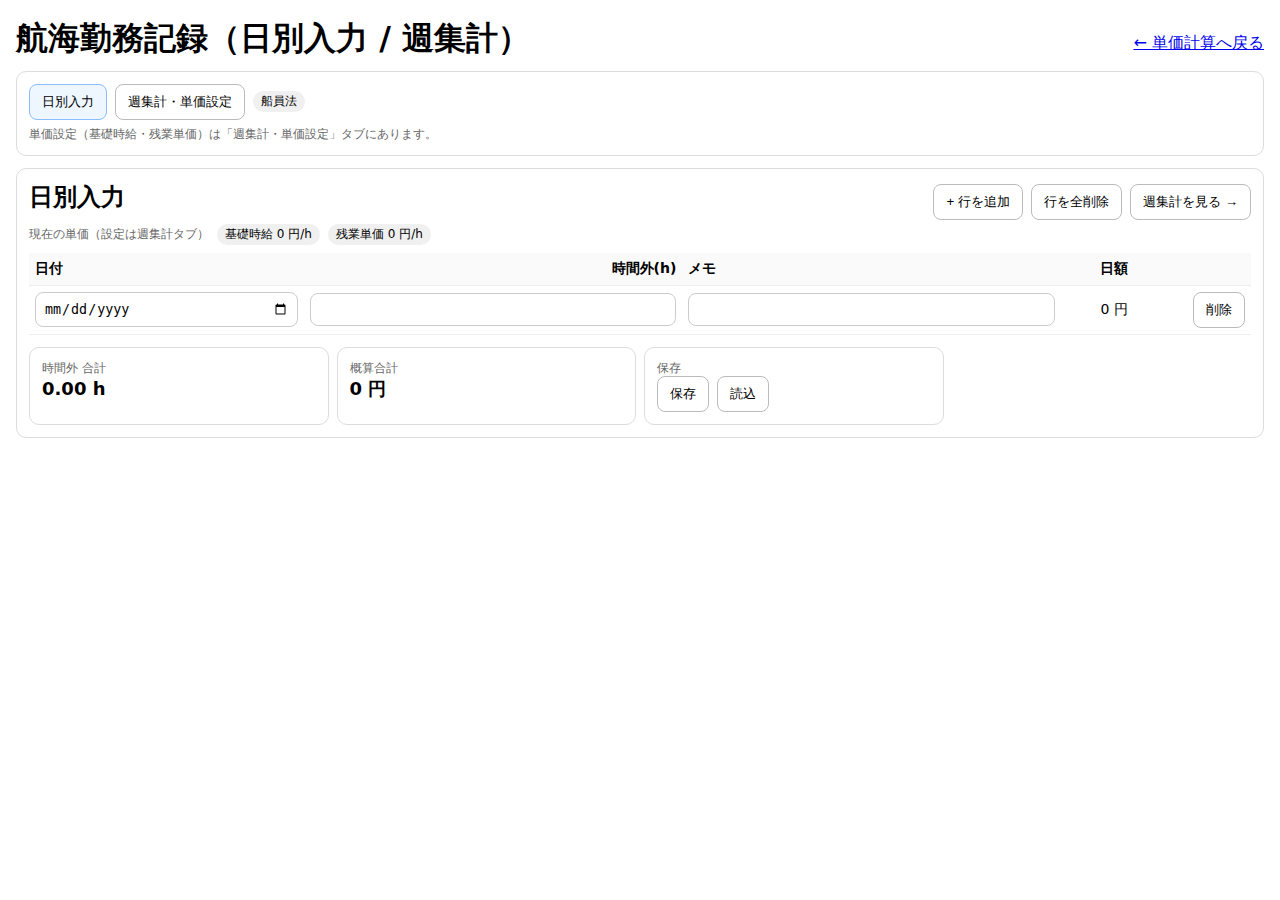
<file: docs/daily.html>
<!doctype html>
<html lang="ja">
<head>
  <meta charset="UTF-8" />
  <meta name="viewport" content="width=device-width, initial-scale=1.0" />
  <title>航海勤務記録 - 日別/週集計</title>
  <style>
    body { font-family: system-ui, sans-serif; margin: 16px; line-height: 1.4; }
    h1, h2, h3 { margin: 0 0 10px; }
    .card { border: 1px solid #ddd; border-radius: 10px; padding: 12px; margin-bottom: 12px; }
    .grid { display: grid; gap: 8px; }
    .grid-2 { grid-template-columns: repeat(2, minmax(0,1fr)); }
    .grid-3 { grid-template-columns: repeat(3, minmax(0,1fr)); }
    .grid-4 { grid-template-columns: repeat(4, minmax(0,1fr)); }
    .row { display: flex; gap: 8px; align-items: center; flex-wrap: wrap; }
    label { display: block; font-size: 12px; color: #444; margin-bottom: 4px; }
    input[type="number"], input[type="date"], input[type="text"] {
      width: 100%; box-sizing: border-box; padding: 8px; border: 1px solid #ccc; border-radius: 8px;
    }
    .inline { display: inline-flex; align-items: center; gap: 6px; margin-right: 10px; }
    button {
      border: 1px solid #bbb; background: #fff; border-radius: 8px; padding: 8px 12px; cursor: pointer;
    }
    button:hover { background: #f5f5f5; }
    .tab-btn.active { background: #eef6ff; border-color: #8bbcff; }
    table { width: 100%; border-collapse: collapse; font-size: 14px; }
    th, td { border-bottom: 1px solid #eee; padding: 6px; text-align: left; vertical-align: middle; }
    th { background: #fafafa; position: sticky; top: 0; }
    .num { text-align: right; white-space: nowrap; }
    .muted { color: #666; font-size: 12px; }
    .pill { display: inline-block; padding: 2px 8px; border-radius: 999px; background: #f0f0f0; font-size: 12px; }
    .summary { font-weight: 700; font-size: 18px; }
    .hidden { display: none !important; }
    .linkish { color: #0b66c3; text-decoration: underline; cursor: pointer; background: none; border: none; padding: 0; }
    @media (max-width: 900px) {
      .grid-4, .grid-3, .grid-2 { grid-template-columns: 1fr; }
      table { font-size: 12px; }
      input, button { font-size: 14px; }
    }
  </style>
</head>
<body>
  <div class="row" style="justify-content: space-between;">
    <h1>航海勤務記録（日別入力 / 週集計）</h1>
    <a href="./index.html">← 単価計算へ戻る</a>
  </div>

  <!-- タブ -->
  <div class="card">
    <div class="row">
      <button id="showDailyBtn" class="tab-btn active" type="button">日別入力</button>
      <button id="showWeeklyBtn" class="tab-btn" type="button">週集計・単価設定</button>
      <span id="modeBadgeTop" class="pill">船員法</span>
    </div>
    <div class="muted" style="margin-top: 6px;">
      単価設定（基礎時給・残業単価）は「週集計・単価設定」タブにあります。
    </div>
  </div>

  <!-- 日別入力タブ -->
  <section id="dailySection">
    <div class="card">
      <div class="row" style="justify-content: space-between;">
        <h2>日別入力</h2>
        <div class="row">
          <button id="addRowBtn" type="button">+ 行を追加</button>
          <button id="clearRowsBtn" type="button">行を全削除</button>
          <button id="goWeeklyBtn" type="button">週集計を見る →</button>
        </div>
      </div>

      <div class="row" style="margin-bottom: 8px;">
        <span class="muted">現在の単価（設定は週集計タブ）</span>
        <span id="miniBaseHourly" class="pill">基礎時給 0円/h</span>
        <span id="miniOtUnit" class="pill">残業単価 0円/h</span>
      </div>

      <div style="overflow:auto;">
        <table>
          <thead>
            <tr>
              <th>日付</th>
              <th class="num">時間外(h)</th>
              <th id="nightColHead" class="num">深夜(h)</th>
              <th>メモ</th>
              <th class="num">日額</th>
              <th></th>
            </tr>
          </thead>
          <tbody id="dailyTbody"></tbody>
        </table>
      </div>

      <div class="grid grid-4" style="margin-top:12px;">
        <div class="card" style="margin:0;">
          <div class="muted">時間外 合計</div>
          <div id="sumOtHours" class="summary">0.00 h</div>
        </div>
        <div class="card" style="margin:0;" id="sumNightCard">
          <div class="muted">深夜 合計</div>
          <div id="sumNightHours" class="summary">0.00 h</div>
        </div>
        <div class="card" style="margin:0;">
          <div class="muted">概算合計</div>
          <div id="sumAmount" class="summary">0 円</div>
        </div>
        <div class="card" style="margin:0;">
          <div class="muted">保存</div>
          <div class="row">
            <button id="saveBtn" type="button">保存</button>
            <button id="loadBtn" type="button">読込</button>
          </div>
        </div>
      </div>
    </div>
  </section>

  <!-- 週集計・単価設定タブ -->
  <section id="weeklySection" class="hidden">
    <div class="card">
      <div class="row" style="justify-content: space-between;">
        <h2>週集計・単価設定</h2>
        <button id="backToDailyBtn" type="button">← 日別入力に戻る</button>
      </div>

      <h3>計算モード</h3>
      <div class="row">
        <label class="inline">
          <input type="radio" name="mode" value="seaman" checked>
          船員法モード
        </label>
        <label class="inline">
          <input type="radio" name="mode" value="labor">
          労基法モード
        </label>
        <span id="modeBadgeWeekly" class="pill">船員法</span>
      </div>
      <div class="muted" style="margin-top:6px; margin-bottom: 10px;">
        船員法モードでは深夜欄を非表示、時間外倍率は初期値 1.30。
      </div>

      <!-- 単価前提（←ここに移動） -->
      <h3>単価前提</h3>
      <div class="grid grid-4">
        <div>
          <label>本給（月額）</label>
          <input id="basePay" type="number" min="0" step="1" value="0">
        </div>
        <div>
          <label>乗船手当（月額）</label>
          <input id="voyageAllowance" type="number" min="0" step="1" value="0">
        </div>
        <div>
          <label>定額残業代（月額）</label>
          <input id="fixedOt" type="number" min="0" step="1" value="0">
        </div>
        <div>
          <label>その他（月額）</label>
          <input id="otherAllowance" type="number" min="0" step="1" value="0">
        </div>
      </div>

      <div class="grid grid-4" style="margin-top:10px;">
        <div>
          <label>月平均所定労働時間</label>
          <input id="monthlyHours" type="number" min="1" step="0.01" value="173">
        </div>
        <div>
          <label>時間外倍率</label>
          <input id="otMultiplier" type="number" min="1" step="0.01" value="1.30">
        </div>
        <div id="nightRateWrap">
          <label>深夜割増率（追加分）</label>
          <input id="nightExtraRate" type="number" min="0" step="0.01" value="0.25">
        </div>
        <div>
          <label>算定基礎に含める</label>
          <div class="row" style="margin-top:8px;">
            <label class="inline"><input type="checkbox" id="incBasePay" checked>本給</label>
            <label class="inline"><input type="checkbox" id="incVoyage" checked>乗船</label>
            <label class="inline"><input type="checkbox" id="incFixedOt">定残</label>
            <label class="inline"><input type="checkbox" id="incOther">その他</label>
          </div>
        </div>
      </div>

      <div class="grid grid-3" style="margin-top:12px;">
        <div class="card" style="margin:0;">
          <div class="muted">割増算定基礎賃金（月額）</div>
          <div id="basisMonthly" class="summary">0 円</div>
        </div>
        <div class="card" style="margin:0;">
          <div class="muted">基礎時給</div>
          <div id="baseHourly" class="summary">0 円/h</div>
        </div>
        <div class="card" style="margin:0;">
          <div class="muted">残業単価</div>
          <div id="otUnit" class="summary">0 円/h</div>
        </div>
      </div>

      <div class="muted" id="formulaText" style="margin-top:8px;"></div>
    </div>

    <div class="card">
      <h3>週集計</h3>
      <div style="overflow:auto;">
        <table>
          <thead>
            <tr>
              <th>週（Mon-Sun）</th>
              <th class="num">時間外(h)</th>
              <th id="weeklyNightHead" class="num">深夜(h)</th>
              <th class="num">週合計</th>
            </tr>
          </thead>
          <tbody id="weeklyTbody"></tbody>
        </table>
      </div>
      <div class="muted" style="margin-top: 8px;">
        ※ 労基法モードの深夜は「追加分」の簡易計算（時間外との重複調整なし）。
      </div>
    </div>
  </section>

  <script>
    const STORAGE_KEY = 'maritime_daily_weekly_v2';

    const els = {
      // tabs
      showDailyBtn: document.getElementById('showDailyBtn'),
      showWeeklyBtn: document.getElementById('showWeeklyBtn'),
      goWeeklyBtn: document.getElementById('goWeeklyBtn'),
      backToDailyBtn: document.getElementById('backToDailyBtn'),
      dailySection: document.getElementById('dailySection'),
      weeklySection: document.getElementById('weeklySection'),

      // mode
      modeRadios: () => [...document.querySelectorAll('input[name="mode"]')],
      modeBadgeTop: document.getElementById('modeBadgeTop'),
      modeBadgeWeekly: document.getElementById('modeBadgeWeekly'),

      // pricing inputs
      basePay: document.getElementById('basePay'),
      voyageAllowance: document.getElementById('voyageAllowance'),
      fixedOt: document.getElementById('fixedOt'),
      otherAllowance: document.getElementById('otherAllowance'),
      monthlyHours: document.getElementById('monthlyHours'),
      otMultiplier: document.getElementById('otMultiplier'),
      nightExtraRate: document.getElementById('nightExtraRate'),
      nightRateWrap: document.getElementById('nightRateWrap'),
      incBasePay: document.getElementById('incBasePay'),
      incVoyage: document.getElementById('incVoyage'),
      incFixedOt: document.getElementById('incFixedOt'),
      incOther: document.getElementById('incOther'),

      // pricing outputs
      basisMonthly: document.getElementById('basisMonthly'),
      baseHourly: document.getElementById('baseHourly'),
      otUnit: document.getElementById('otUnit'),
      formulaText: document.getElementById('formulaText'),
      miniBaseHourly: document.getElementById('miniBaseHourly'),
      miniOtUnit: document.getElementById('miniOtUnit'),

      // daily table
      addRowBtn: document.getElementById('addRowBtn'),
      clearRowsBtn: document.getElementById('clearRowsBtn'),
      dailyTbody: document.getElementById('dailyTbody'),
      nightColHead: document.getElementById('nightColHead'),

      // daily totals
      sumOtHours: document.getElementById('sumOtHours'),
      sumNightCard: document.getElementById('sumNightCard'),
      sumNightHours: document.getElementById('sumNightHours'),
      sumAmount: document.getElementById('sumAmount'),

      // weekly
      weeklyTbody: document.getElementById('weeklyTbody'),
      weeklyNightHead: document.getElementById('weeklyNightHead'),

      // save/load
      saveBtn: document.getElementById('saveBtn'),
      loadBtn: document.getElementById('loadBtn'),
    };

    function n(v) {
      const x = Number(v);
      return Number.isFinite(x) ? x : 0;
    }

    function yen(v) {
      return Math.round(v).toLocaleString('ja-JP') + ' 円';
    }

    function yenPerH(v) {
      return Math.round(v).toLocaleString('ja-JP') + ' 円/h';
    }

    function getMode() {
      return els.modeRadios().find(r => r.checked)?.value || 'seaman';
    }

    function setMode(mode, applyDefaultMultiplier = false) {
      els.modeRadios().forEach(r => { r.checked = (r.value === mode); });

      const isSeaman = mode === 'seaman';
      const modeText = isSeaman ? '船員法' : '労基法';
      els.modeBadgeTop.textContent = modeText;
      els.modeBadgeWeekly.textContent = modeText;

      // モード切替時のデフォ倍率
      if (applyDefaultMultiplier) {
        els.otMultiplier.value = isSeaman ? '1.30' : '1.25';
      }

      // 深夜欄の表示制御
      els.nightRateWrap.classList.toggle('hidden', isSeaman);
      els.nightColHead.classList.toggle('hidden', isSeaman);
      els.weeklyNightHead.classList.toggle('hidden', isSeaman);
      els.sumNightCard.classList.toggle('hidden', isSeaman);

      // 行側の深夜セルも隠す
      [...document.querySelectorAll('.night-col')].forEach(td => {
        td.classList.toggle('hidden', isSeaman);
      });

      recalcAll();
    }

    function showTab(tabName) {
      const isDaily = tabName === 'daily';
      els.dailySection.classList.toggle('hidden', !isDaily);
      els.weeklySection.classList.toggle('hidden', isDaily);
      els.showDailyBtn.classList.toggle('active', isDaily);
      els.showWeeklyBtn.classList.toggle('active', !isDaily);

      if (!isDaily) recalcAll();
    }

    function addRow(data = {}) {
      const tr = document.createElement('tr');

      const tdDate = document.createElement('td');
      const inputDate = document.createElement('input');
      inputDate.type = 'date';
      inputDate.value = data.date || '';
      tdDate.appendChild(inputDate);

      const tdOt = document.createElement('td');
      tdOt.className = 'num';
      const inputOt = document.createElement('input');
      inputOt.type = 'number';
      inputOt.min = '0';
      inputOt.step = '0.01';
      inputOt.value = data.otHours ?? '';
      tdOt.appendChild(inputOt);

      const tdNight = document.createElement('td');
      tdNight.className = 'num night-col';
      const inputNight = document.createElement('input');
      inputNight.type = 'number';
      inputNight.min = '0';
      inputNight.step = '0.01';
      inputNight.value = data.nightHours ?? '';
      tdNight.appendChild(inputNight);

      const tdMemo = document.createElement('td');
      const inputMemo = document.createElement('input');
      inputMemo.type = 'text';
      inputMemo.value = data.memo || '';
      tdMemo.appendChild(inputMemo);

      const tdAmount = document.createElement('td');
      tdAmount.className = 'num';
      const spanAmount = document.createElement('span');
      spanAmount.textContent = '0 円';
      tdAmount.appendChild(spanAmount);

      const tdDel = document.createElement('td');
      tdDel.className = 'num';
      const delBtn = document.createElement('button');
      delBtn.type = 'button';
      delBtn.textContent = '削除';
      tdDel.appendChild(delBtn);

      tr.append(tdDate, tdOt, tdNight, tdMemo, tdAmount, tdDel);
      els.dailyTbody.appendChild(tr);

      // 再計算イベント
      [inputDate, inputOt, inputNight, inputMemo].forEach(el => {
        el.addEventListener('input', recalcAll);
      });
      delBtn.addEventListener('click', () => {
        tr.remove();
        recalcAll();
      });

      // モードに合わせて深夜列の表示状態を同期
      const isSeaman = getMode() === 'seaman';
      tdNight.classList.toggle('hidden', isSeaman);

      recalcAll();
    }

    function getRowObjects() {
      const rows = [];
      [...els.dailyTbody.querySelectorAll('tr')].forEach(tr => {
        const tds = tr.querySelectorAll('td');
        const date = tds[0].querySelector('input').value;
        const otHours = n(tds[1].querySelector('input').value);
        const nightHours = n(tds[2].querySelector('input').value);
        const memo = tds[3].querySelector('input').value || '';
        rows.push({ tr, date, otHours, nightHours, memo });
      });
      return rows;
    }

    function calcRates() {
      const basisMonthly =
        (els.incBasePay.checked ? n(els.basePay.value) : 0) +
        (els.incVoyage.checked ? n(els.voyageAllowance.value) : 0) +
        (els.incFixedOt.checked ? n(els.fixedOt.value) : 0) +
        (els.incOther.checked ? n(els.otherAllowance.value) : 0);

      const monthlyHours = Math.max(n(els.monthlyHours.value), 1);
      const otMultiplier = Math.max(n(els.otMultiplier.value), 1);
      const nightExtraRate = Math.max(n(els.nightExtraRate.value), 0);

      const baseHourly = basisMonthly / monthlyHours;
      const otUnit = baseHourly * otMultiplier;

      return { basisMonthly, monthlyHours, otMultiplier, nightExtraRate, baseHourly, otUnit };
    }

    function weekRangeLabel(dateStr) {
      if (!dateStr) return '';
      const d = new Date(dateStr + 'T00:00:00');
      if (Number.isNaN(d.getTime())) return '';

      const day = d.getDay(); // Sun=0
      const diffToMon = (day === 0 ? -6 : 1 - day);
      const mon = new Date(d);
      mon.setDate(d.getDate() + diffToMon);

      const sun = new Date(mon);
      sun.setDate(mon.getDate() + 6);

      const fmt = x => {
        const y = x.getFullYear();
        const m = String(x.getMonth() + 1).padStart(2, '0');
        const dd = String(x.getDate()).padStart(2, '0');
        return `${y}-${m}-${dd}`;
      };

      return `${fmt(mon)} ～ ${fmt(sun)}`;
    }

    function recalcAll() {
      const mode = getMode();
      const isSeaman = mode === 'seaman';
      const rates = calcRates();

      // 単価表示
      els.basisMonthly.textContent = yen(rates.basisMonthly);
      els.baseHourly.textContent = yenPerH(rates.baseHourly);
      els.otUnit.textContent = yenPerH(rates.otUnit);
      els.miniBaseHourly.textContent = `基礎時給 ${yenPerH(rates.baseHourly)}`;
      els.miniOtUnit.textContent = `残業単価 ${yenPerH(rates.otUnit)}`;

      const parts = [];
      if (els.incBasePay.checked) parts.push('本給');
      if (els.incVoyage.checked) parts.push('乗船手当');
      if (els.incFixedOt.checked) parts.push('定額残業代');
      if (els.incOther.checked) parts.push('その他');
      els.formulaText.textContent =
        `式: (${parts.length ? parts.join(' + ') : '0'}) ÷ ${rates.monthlyHours} × ${rates.otMultiplier.toFixed(2)} = 残業単価`;

      // 日別計算 + 週集計元データ
      let sumOt = 0;
      let sumNight = 0;
      let sumAmount = 0;

      const weeklyMap = new Map(); // key: "YYYY-MM-DD ～ YYYY-MM-DD"

      const rows = getRowObjects();
      for (const row of rows) {
        const dayAmountOt = row.otHours * rates.otUnit;
        const dayAmountNight = isSeaman ? 0 : (row.nightHours * rates.baseHourly * rates.nightExtraRate);
        const dayAmount = dayAmountOt + dayAmountNight;

        // 日別の金額セル更新
        const amountSpan = row.tr.querySelectorAll('td')[4].querySelector('span');
        amountSpan.textContent = yen(dayAmount);

        sumOt += row.otHours;
        sumNight += row.nightHours;
        sumAmount += dayAmount;

        if (row.date) {
          const wk = weekRangeLabel(row.date);
          if (!weeklyMap.has(wk)) {
            weeklyMap.set(wk, { ot: 0, night: 0, amount: 0 });
          }
          const agg = weeklyMap.get(wk);
          agg.ot += row.otHours;
          agg.night += row.nightHours;
          agg.amount += dayAmount;
        }
      }

      // 日別合計
      els.sumOtHours.textContent = `${sumOt.toFixed(2)} h`;
      els.sumNightHours.textContent = `${sumNight.toFixed(2)} h`;
      els.sumAmount.textContent = yen(sumAmount);

      // 週集計テーブル描画（週順に並べる）
      els.weeklyTbody.innerHTML = '';
      const weekEntries = [...weeklyMap.entries()].sort((a, b) => a[0].localeCompare(b[0], 'ja'));

      if (weekEntries.length === 0) {
        const tr = document.createElement('tr');
        tr.innerHTML = `<td colspan="${isSeaman ? 3 : 4}" class="muted">日別入力に日付を入れると週集計が表示されます。</td>`;
        els.weeklyTbody.appendChild(tr);
      } else {
        for (const [label, agg] of weekEntries) {
          const tr = document.createElement('tr');

          const tdWeek = document.createElement('td');
          tdWeek.textContent = label;

          const tdOt = document.createElement('td');
          tdOt.className = 'num';
          tdOt.textContent = agg.ot.toFixed(2);

          const tdNight = document.createElement('td');
          tdNight.className = 'num';
          tdNight.textContent = agg.night.toFixed(2);
          tdNight.classList.toggle('hidden', isSeaman);

          const tdAmt = document.createElement('td');
          tdAmt.className = 'num';
          tdAmt.textContent = yen(agg.amount);

          tr.append(tdWeek, tdOt, tdNight, tdAmt);
          els.weeklyTbody.appendChild(tr);
        }
      }
    }

    function saveData() {
      const payload = {
        mode: getMode(),
        pricing: {
          basePay: els.basePay.value,
          voyageAllowance: els.voyageAllowance.value,
          fixedOt: els.fixedOt.value,
          otherAllowance: els.otherAllowance.value,
          monthlyHours: els.monthlyHours.value,
          otMultiplier: els.otMultiplier.value,
          nightExtraRate: els.nightExtraRate.value,
          incBasePay: els.incBasePay.checked,
          incVoyage: els.incVoyage.checked,
          incFixedOt: els.incFixedOt.checked,
          incOther: els.incOther.checked,
        },
        rows: getRowObjects().map(r => ({
          date: r.date,
          otHours: r.otHours,
          nightHours: r.nightHours,
          memo: r.memo
        }))
      };
      localStorage.setItem(STORAGE_KEY, JSON.stringify(payload));
      alert('保存しました');
    }

    function loadData() {
      const raw = localStorage.getItem(STORAGE_KEY);
      if (!raw) {
        alert('保存データがありません');
        return;
      }
      try {
        const d = JSON.parse(raw);

        // pricing
        const p = d.pricing || {};
        els.basePay.value = p.basePay ?? '0';
        els.voyageAllowance.value = p.voyageAllowance ?? '0';
        els.fixedOt.value = p.fixedOt ?? '0';
        els.otherAllowance.value = p.otherAllowance ?? '0';
        els.monthlyHours.value = p.monthlyHours ?? '173';
        els.otMultiplier.value = p.otMultiplier ?? '1.30';
        els.nightExtraRate.value = p.nightExtraRate ?? '0.25';
        els.incBasePay.checked = !!p.incBasePay;
        els.incVoyage.checked = !!p.incVoyage;
        els.incFixedOt.checked = !!p.incFixedOt;
        els.incOther.checked = !!p.incOther;

        // rows
        els.dailyTbody.innerHTML = '';
        (d.rows || []).forEach(r => addRow(r));
        if ((d.rows || []).length === 0) addRow();

        // mode（最後に反映）
        setMode(d.mode === 'labor' ? 'labor' : 'seaman', false);

        recalcAll();
        alert('読込しました');
      } catch (e) {
        alert('読込に失敗しました');
      }
    }

    // イベント登録
    els.showDailyBtn.addEventListener('click', () => showTab('daily'));
    els.showWeeklyBtn.addEventListener('click', () => showTab('weekly'));
    els.goWeeklyBtn.addEventListener('click', () => showTab('weekly'));
    els.backToDailyBtn.addEventListener('click', () => showTab('daily'));

    els.addRowBtn.addEventListener('click', () => addRow());
    els.clearRowsBtn.addEventListener('click', () => {
      if (!confirm('日別入力をすべて削除しますか？')) return;
      els.dailyTbody.innerHTML = '';
      addRow();
      recalcAll();
    });

    [
      els.basePay, els.voyageAllowance, els.fixedOt, els.otherAllowance,
      els.monthlyHours, els.otMultiplier, els.nightExtraRate,
      els.incBasePay, els.incVoyage, els.incFixedOt, els.incOther
    ].forEach(el => {
      el.addEventListener('input', recalcAll);
      el.addEventListener('change', recalcAll);
    });

    els.modeRadios().forEach(r => {
      r.addEventListener('change', () => {
        if (!r.checked) return;
        // モード切替時に倍率初期値を入れる（ユーザー希望）
        setMode(r.value, true);
      });
    });

    els.saveBtn.addEventListener('click', saveData);
    els.loadBtn.addEventListener('click', loadData);

    // 初期化
    addRow();
    setMode('seaman', false);
    recalcAll();
  </script>
</body>
</html>
</file>
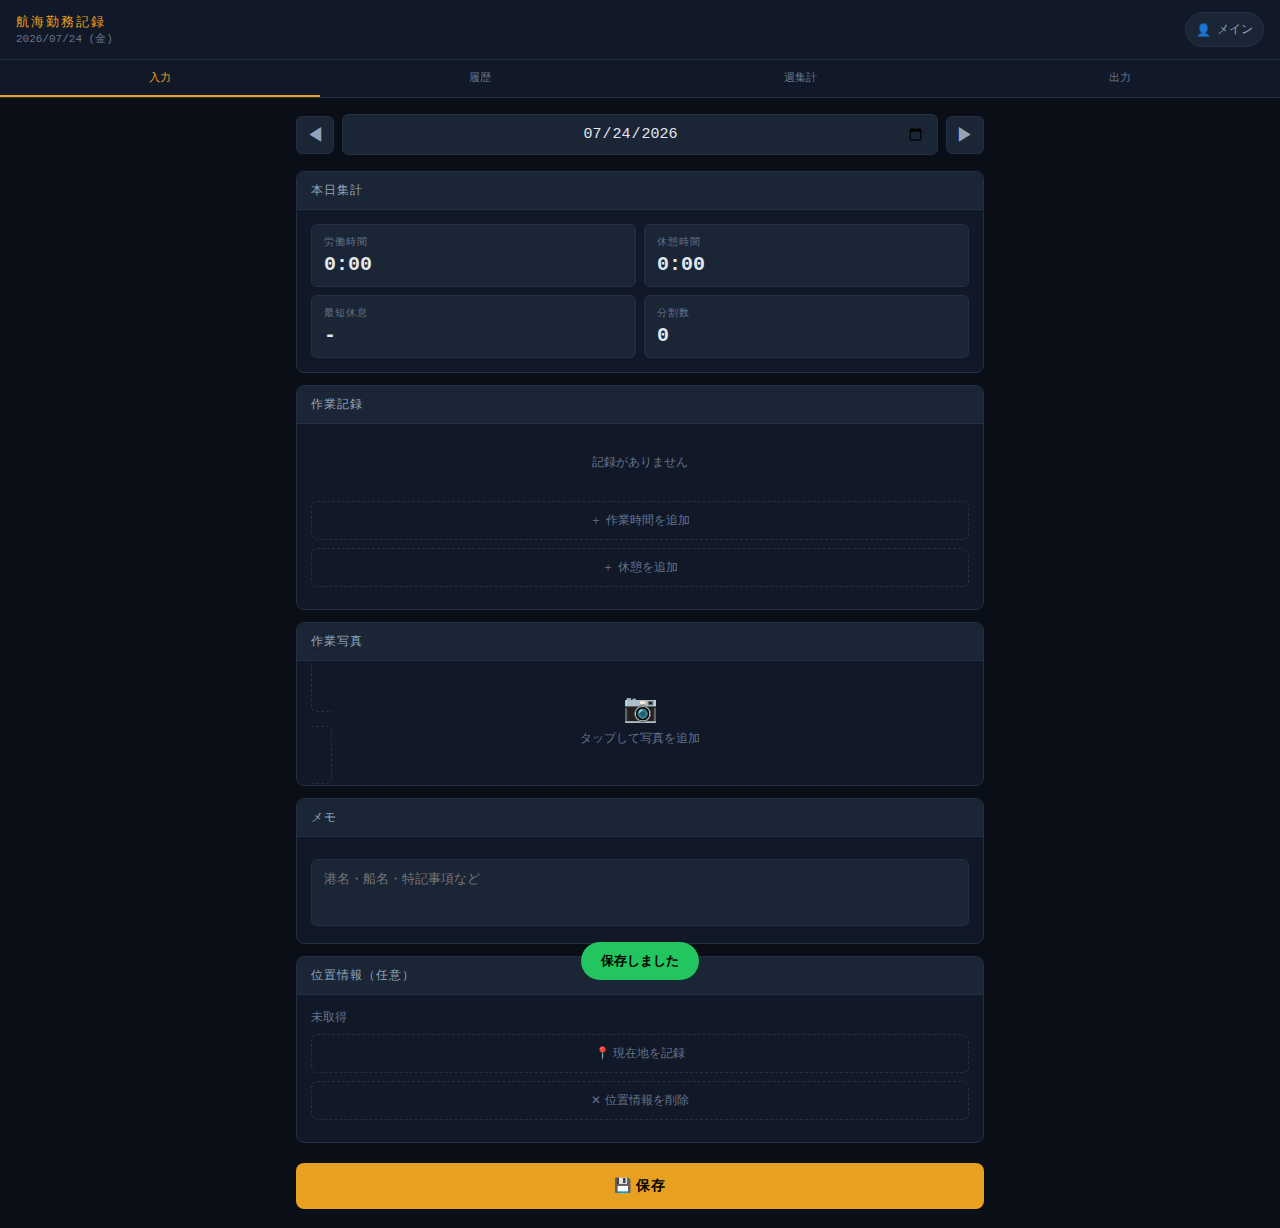
<file: docs/index.updated.accounts.html>
<!DOCTYPE html>
<html lang="ja">
<head>
<meta charset="UTF-8" />
<meta name="viewport" content="width=device-width, initial-scale=1.0, maximum-scale=1.0" />
<meta name="apple-mobile-web-app-capable" content="yes" />
<meta name="apple-mobile-web-app-status-bar-style" content="black-translucent" />
<meta name="apple-mobile-web-app-title" content="航海勤務記録" />
<meta name="format-detection" content="telephone=no" />
<meta name="theme-color" content="#111827" />
<link rel="manifest" href="./manifest.json">
<meta name="theme-color" content="#111827">
<link rel="apple-touch-icon" href="./icons/icon-180.png">
<link rel="manifest" href="./manifest.json" />
<link rel="apple-touch-icon" href="./icons/icon-180.png" />
<title>航海勤務記録</title>
<link rel="stylesheet" href="./styles.css" />

</head>
<body>

<div class="header">
  <div>
    <div class="header-title">航海勤務記録 <span class="offline-badge" id="offlineBadge">OFFLINE</span></div>
    <div class="header-date" id="headerDate"></div>
  </div>
  <div class="header-actions">
    <button class="account-btn" type="button" onclick="openAccountModal()" aria-label="アカウント">
      👤 <span id="accountName">メイン</span>
    </button>
  </div>
</div>

<div class="nav">
  <button class="nav-btn active" onclick="showPage('input')">入力</button>
  <button class="nav-btn" onclick="showPage('history')">履歴</button>
  <button class="nav-btn" onclick="showPage('weekly')">週集計</button>
  <button class="nav-btn" onclick="showPage('export')">出力</button>
</div>

<div class="main">
  <div id="page-input" class="page active">
    <div class="date-row">
      <div class="date-nav" onclick="changeDate(-1)">◀</div>
      <input type="date" class="date-input" id="currentDate" onchange="loadDay()">
      <div class="date-nav" onclick="changeDate(1)">▶</div>
    </div>

    <div class="card">
      <div class="card-header"><span class="card-title">本日集計</span></div>
      <div class="card-body">
        <div class="summary-grid">
          <div class="stat-box"><div class="stat-label">労働時間</div><div class="stat-value" id="totalWork">0:00</div></div>
          <div class="stat-box"><div class="stat-label">休憩時間</div><div class="stat-value" id="totalRest">0:00</div></div>
          <div class="stat-box"><div class="stat-label">最短休息</div><div class="stat-value" id="minRest">-</div></div>
          <div class="stat-box"><div class="stat-label">分割数</div><div class="stat-value" id="splitCount">0</div></div>
        </div>
        <div class="alert-box alert-danger" id="compAlert">⚠ 週72時間超過 → 補償休日が発生しています</div>
        <div class="alert-box alert-danger" id="overlapAlert">⚠ セグメントの時間重複があります</div>
        <div class="alert-box alert-warn" id="photoTimeAlert">⚠ 写真時刻とセグメントの照合警告</div>
        <div class="alert-box alert-info" id="validationAlert">⚠ 未入力/不正なセグメントがあります</div>
      </div>
    </div>

    <div class="card">
      <div class="card-header"><span class="card-title">作業記録</span></div>
      <div class="card-body" id="segmentList"></div>
      <div style="padding:0 14px 14px">
        <button class="add-btn" onclick="addSegment('work')">＋ 作業時間を追加</button>
        <button class="add-btn" onclick="addSegment('rest')">＋ 休憩を追加</button>
      </div>
    </div>

    <div class="card">
      <div class="card-header"><span class="card-title">作業写真</span></div>
      <div class="card-body">
        <label class="photo-upload-area" for="photoInput">
          <div style="font-size:28px;margin-bottom:6px">📷</div>
          <div style="color:var(--text3);font-size:12px">タップして写真を追加</div>
          <input type="file" id="photoInput" accept="image/*" multiple onchange="addPhotos(event)">
        </label>
        <div class="photo-grid" id="photoGrid"></div>
      </div>
    </div>

    <div class="card">
      <div class="card-header"><span class="card-title">メモ</span></div>
      <div class="card-body">
        <textarea class="memo-input" id="dayMemo" placeholder="港名・船名・特記事項など" rows="3"></textarea>
      </div>
    </div>

    <div class="card">
      <div class="card-header"><span class="card-title">位置情報（任意）</span></div>
      <div class="card-body">
        <div id="gpsStatus" style="font-size:12px;color:var(--text3);margin-bottom:8px;">未取得</div>
        <div id="gpsInfo" style="font-family:var(--mono);font-size:12px;line-height:1.6;color:var(--text2);margin-bottom:8px;"></div>
        <button class="add-btn" onclick="captureGPS()">📍 現在地を記録</button>
        <button class="add-btn" onclick="clearGPS()">✕ 位置情報を削除</button>
      </div>
    </div>

    <button class="save-btn" onclick="saveDay()">💾 保存</button>
  </div>

  <div id="page-history" class="page">
    <div class="notice">過去の記録一覧です。タップして編集できます。</div>
    <div id="historyList"></div>
  </div>

  <div id="page-weekly" class="page">
    <div class="notice">
      基準労働期間は日曜始まり7日間で集計します。週72時間超は補償休日の目安として警告表示。<br>
      「週40時間超」と「日8時間超」の重複には注意してください（残業計算は二重計上しない運用推奨）。
    </div>
    <div class="card">
      <div class="card-header"><span class="card-title">時給・残業単価（船員法向け計算補助）</span></div>
      <div class="card-body">
        <div class="form-row">
          <div>
            <div class="field-label">本給（月額）</div>
            <input class="field-input" id="baseMonthly" type="number" min="0" step="1" placeholder="例 250000" onchange="renderRateCalc()">
          </div>
          <div>
            <div class="field-label">乗船手当（月額）</div>
            <input class="field-input" id="shipAllowanceMonthly" type="number" min="0" step="1" placeholder="例 30000" onchange="renderRateCalc()">
          </div>
        </div>
        <div class="form-row">
          <div>
            <div class="field-label">算定基礎に含める他手当（月額）</div>
            <input class="field-input" id="otherIncludedMonthly" type="number" min="0" step="1" value="0" onchange="renderRateCalc()">
          </div>
          <div>
            <div class="field-label">月平均所定時間（既定173）</div>
            <input class="field-input" id="monthlyHours" type="number" min="1" step="0.01" value="173" onchange="renderRateCalc()">
          </div>
        </div>
        <div class="form-row">
  <div>
    <div class="field-label">残業割増率（通常）</div>
    <input class="field-input" id="otRate" type="number" min="1" step="0.01" value="1.30" onchange="renderRateCalc()">
  </div>
  <div id="nightRateWrap">
    <div class="field-label">深夜/休日割増率（参考）</div>
    <input class="field-input" id="nightRate" type="number" min="1" step="0.01" value="1.35" onchange="renderRateCalc()">
  </div>
</div>

        <div class="summary-grid" style="margin-top:8px;">
  <div class="stat-box"><div class="stat-label">通常時給</div><div class="stat-value" id="baseHourly">-</div></div>
  <div class="stat-box"><div class="stat-label">残業単価</div><div class="stat-value" id="otHourly">-</div></div>
  <div class="stat-box" id="nightHourlyWrap"><div class="stat-label">深夜/休日単価</div><div class="stat-value" id="nightHourly">-</div></div>
</div>
        <div class="small" style="margin-top:8px;">
          ※ 計算補助です。実際の算定基礎（含める手当/除外手当）は就業規則・契約・実態で確認してください。<br>
</div>
      </div>
    </div>
    <div id="weeklyContent"></div>
  </div>

  <div id="page-export" class="page">
    <div class="notice">
      記録データをCSV/JSONで書き出しできます。<br>
      証拠PDFモードは印刷画面を使って「1日1ページ」で出力します（iPhoneは共有→PDF保存）。
    </div>

    <button class="export-btn" onclick="exportCSV()">
      <span class="export-icon">📊</span>
      <div>
        <div style="font-weight:500">CSV書き出し</div>
        <div style="font-size:11px;color:var(--text3);margin-top:2px">日別・セグメント・GPS・ハッシュ付き</div>
      </div>
    </button>

    <button class="export-btn" onclick="exportJSON()">
      <span class="export-icon">💾</span>
      <div>
        <div style="font-weight:500">JSON書き出し（全データ）</div>
        <div style="font-size:11px;color:var(--text3);margin-top:2px">バックアップ・証拠保全用</div>
      </div>
    </button>

    <button class="export-btn" onclick="importJSON()">
      <span class="export-icon">📥</span>
      <div>
        <div style="font-weight:500">JSONインポート</div>
        <div style="font-size:11px;color:var(--text3);margin-top:2px">別端末からの復元</div>
      </div>
    </button>

    <button class="export-btn" onclick="exportEvidencePDF()">
      <span class="export-icon">🧾</span>
      <div>
        <div style="font-weight:500">証拠PDF出力（1日1ページ）</div>
        <div style="font-size:11px;color:var(--text3);margin-top:2px">日付・セグメント・メモ・写真・GPS・SHA-256</div>
      </div>
    </button>

    <input type="file" id="importFile" accept=".json" style="display:none" onchange="doImport(event)">

    <div style="margin-top:20px">
      <div class="card">
        <div class="card-header"><span class="card-title">データ統計</span></div>
        <div class="card-body" id="exportStats"></div>
      </div>
    </div>

    <div class="card">
      <div class="card-header"><span class="card-title">本日のデータハッシュ（SHA-256）</span></div>
      <div class="card-body">
        <div class="hash-line" id="todayHash">-</div>
        <div class="small" style="margin-top:8px;">保存前でも現在画面内容を元に再計算されます（写真は軽量版: 画像本体ではなくサイズ情報を含める）。</div>
      </div>
    </div>
  </div>
</div>


<div class="modal-backdrop" id="accountModal" style="display:none" onclick="closeAccountModal()">
  <div class="modal" onclick="event.stopPropagation()">
    <div class="modal-header">
      <div class="modal-title">アカウント</div>
      <button class="modal-close" type="button" onclick="closeAccountModal()">✕</button>
    </div>
    <div class="modal-body">
      <div class="account-list" id="accountList"></div>
      <button class="add-btn" type="button" onclick="createAccount()">＋ 新規アカウント</button>
      <div class="small" style="margin-top:10px;">
        ※ 端末内（このブラウザ/PWA）に保存されます。別端末に同期したい場合は「出力→JSON」でバックアップし、別端末でインポートしてください。
      </div>
    </div>
  </div>
</div>

<div class="saved-toast" id="toast">保存しました</div>

<script>
const BASE_DB_NAME = 'maritime_log';
let DB_NAME = BASE_DB_NAME; // アカウントごとに切替
const DB_VER = 2;
let db;

// --- アカウント（端末内プロファイル）---
const ACC_STATE_KEY = 'ml_accounts_v1';
let accState = null;

function loadAccState() {
  try {
    const raw = localStorage.getItem(ACC_STATE_KEY);
    if (raw) {
      const s = JSON.parse(raw);
      if (s && Array.isArray(s.accounts) && typeof s.currentId === 'string') return s;
    }
  } catch (e) {}
  // 初回：既存DB(maritime_log)を「メイン」として扱う
  return { version: 1, currentId: 'default', accounts: [{ id: 'default', name: 'メイン', createdAt: new Date().toISOString() }] };
}
function saveAccState() {
  try { localStorage.setItem(ACC_STATE_KEY, JSON.stringify(accState)); } catch (e) {}
}
function dbNameForAccount(id) {
  if (!id || id === 'default') return BASE_DB_NAME; // 既存データ互換
  return `${BASE_DB_NAME}__${id}`;
}
function getCurrentAccount() {
  return accState.accounts.find(a => a.id === accState.currentId) || accState.accounts[0];
}
function renderAccountButton() {
  const el = document.getElementById('accountName');
  if (!el) return;
  const acc = getCurrentAccount();
  el.textContent = acc?.name || 'メイン';
}
function openAccountModal() {
  const m = document.getElementById('accountModal');
  if (!m) return;
  renderAccountList();
  m.style.display = 'flex';
}
function closeAccountModal() {
  const m = document.getElementById('accountModal');
  if (!m) return;
  m.style.display = 'none';
}
function renderAccountList() {
  const wrap = document.getElementById('accountList');
  if (!wrap) return;
  wrap.innerHTML = '';
  accState.accounts.forEach(acc => {
    const btn = document.createElement('button');
    btn.type = 'button';
    btn.className = 'account-item' + (acc.id === accState.currentId ? ' active' : '');
    btn.onclick = () => switchAccount(acc.id);

    const name = document.createElement('div');
    name.className = 'account-item-name';
    name.textContent = acc.name;

    const meta = document.createElement('div');
    meta.className = 'account-item-meta';
    meta.textContent = (acc.id === accState.currentId) ? '使用中' : 'タップで切替';

    btn.appendChild(name);
    btn.appendChild(meta);
    wrap.appendChild(btn);
  });
}
function createAccount() {
  const name = prompt('新規アカウント名（例：自分 / 会社A / サブ端末など）');
  if (!name) return;
  const id = 'a' + Date.now().toString(36) + Math.random().toString(36).slice(2, 6);
  accState.accounts.push({ id, name: String(name).trim().slice(0, 24) || '新規', createdAt: new Date().toISOString() });
  saveAccState();
  // 新DBへ切替
  switchAccount(id);
}
async function switchAccount(id) {
  if (!id || id === accState.currentId) { closeAccountModal(); return; }

  accState.currentId = id;
  saveAccState();
  DB_NAME = dbNameForAccount(id);
  renderAccountButton();
  closeAccountModal();

  // DB切替
  try { if (db) db.close(); } catch (e) {}
  db = null;
  await openDB();

  // 画面更新
  await loadDay();
  if (document.getElementById('page-history')?.classList.contains('active')) renderHistory();
  if (document.getElementById('page-weekly')?.classList.contains('active')) renderWeekly();
  if (document.getElementById('page-export')?.classList.contains('active')) renderExportStats();
  renderTodayHash();
}
function initAccounts() {
  accState = loadAccState();
  // currentIdが不正なら先頭
  if (!accState.accounts.some(a => a.id === accState.currentId)) accState.currentId = accState.accounts[0]?.id || 'default';
  DB_NAME = dbNameForAccount(accState.currentId);
  saveAccState();
  renderAccountButton();
}


function openDB() {
  return new Promise((res, rej) => {
    const req = indexedDB.open(DB_NAME, DB_VER);
    req.onupgradeneeded = (e) => {
      const d = e.target.result;
      if (!d.objectStoreNames.contains('days')) d.createObjectStore('days', { keyPath: 'date' });
    };
    req.onsuccess = (e) => { db = e.target.result; res(db); };
    req.onerror = () => rej(req.error);
  });
}
function dbGet(date) {
  return new Promise((res, rej) => {
    const tx = db.transaction('days', 'readonly');
    const req = tx.objectStore('days').get(date);
    req.onsuccess = () => res(req.result);
    req.onerror = () => rej(req.error);
  });
}
function dbPut(data) {
  return new Promise((res, rej) => {
    const tx = db.transaction('days', 'readwrite');
    const req = tx.objectStore('days').put(data);
    req.onsuccess = () => res();
    req.onerror = () => rej(req.error);
  });
}
function dbGetAll() {
  return new Promise((res, rej) => {
    const tx = db.transaction('days', 'readonly');
    const req = tx.objectStore('days').getAll();
    req.onsuccess = () => res(req.result);
    req.onerror = () => rej(req.error);
  });
}

let currentDate = todayStr();
let segments = [];
let photos = [];
let gps = null;
let nextSegId = 1;
let nextPhotoId = 1;

function todayStr() {
  const d = new Date();
  return `${d.getFullYear()}-${String(d.getMonth()+1).padStart(2,'0')}-${String(d.getDate()).padStart(2,'0')}`;
}

async function init() {
  initAccounts();
  await openDB();
  document.getElementById('currentDate').value = currentDate;
  setDefaultRateInputs();
  updateHeaderDate();
  await loadDay();
  updateOnlineStatus();

  window.addEventListener('online', updateOnlineStatus);
  window.addEventListener('offline', updateOnlineStatus);

  if ('serviceWorker' in navigator) {
    try { await navigator.serviceWorker.register('./service-worker.js'); }
    catch (e) { console.warn('SW registration failed', e); }
  }
}
function setDefaultRateInputs() {
  const defs = {
    calcMode:'seaman',          // ← 追加（船員法デフォ）
    baseMonthly:'0',
    shipAllowanceMonthly:'0',
    otherIncludedMonthly:'0',
    monthlyHours:'173',
    otRate:'1.30',              // ← 船員法デフォ
    nightRate:'1.35'
  };
  Object.entries(defs).forEach(([id,v]) => {
    const el = document.getElementById(id);
    if (el && !el.value) el.value = v;
  });
}
function updateOnlineStatus() {
  const badge = document.getElementById('offlineBadge');
  if (!navigator.onLine) {
    document.body.classList.add('offline');
    if (badge) badge.style.display = 'inline-block';
  } else {
    document.body.classList.remove('offline');
    if (badge) badge.style.display = 'none';
  }
}
function updateHeaderDate() {
  const d = new Date(currentDate + 'T00:00:00');
  const days = ['日','月','火','水','木','金','土'];
  document.getElementById('headerDate').textContent =
    `${d.getFullYear()}/${String(d.getMonth()+1).padStart(2,'0')}/${String(d.getDate()).padStart(2,'0')} (${days[d.getDay()]})`;
}

function changeDate(delta) {
  const d = new Date(currentDate + 'T00:00:00');
  d.setDate(d.getDate() + delta);
  currentDate = `${d.getFullYear()}-${String(d.getMonth()+1).padStart(2,'0')}-${String(d.getDate()).padStart(2,'0')}`;
  document.getElementById('currentDate').value = currentDate;
  updateHeaderDate();
  loadDay();
}

async function loadDay() {
  currentDate = document.getElementById('currentDate').value || currentDate;
  updateHeaderDate();

  const data = await dbGet(currentDate);
  if (data) {
    segments = data.segments || [];
    photos = data.photos || [];
    gps = data.gps || null;
    nextSegId = data.nextSegId || (segments.length + 1);
    nextPhotoId = data.nextPhotoId || (photos.length + 1);
    document.getElementById('dayMemo').value = data.memo || '';
    restoreRateInputs(data.rateInputs);
  } else {
    segments = [];
    photos = [];
    gps = null;
    nextSegId = 1;
    nextPhotoId = 1;
    document.getElementById('dayMemo').value = '';
    setDefaultRateInputs();
  }

  renderSegments();
  renderPhotos();
  renderGPS();
  calcSummary();
  renderRateCalc();
  renderTodayHash();
}

function applyRateModeUI() {
  const mode = document.getElementById('calcMode')?.value || 'seaman';
  const isSeaman = mode === 'seaman';

  const nightRateWrap = document.getElementById('nightRateWrap');
  const nightHourlyWrap = document.getElementById('nightHourlyWrap');

  if (nightRateWrap) nightRateWrap.style.display = isSeaman ? 'none' : '';
  if (nightHourlyWrap) nightHourlyWrap.style.display = isSeaman ? 'none' : '';
}

function handleRateModeChange() {
  const mode = document.getElementById('calcMode')?.value || 'seaman';
  const otEl = document.getElementById('otRate');

  if (otEl) {
    const current = Number(otEl.value || 0);

    // 「デフォルト値」として自然に切替（手入力を潰しすぎない）
    if (mode === 'seaman') {
      if (!otEl.value || current === 1.25) otEl.value = '1.30';
    } else {
      if (!otEl.value || current === 1.30) otEl.value = '1.25';
    }
  }

  applyRateModeUI();
  renderRateCalc();
}
  
async function saveDay() {
  const data = {
    date: currentDate,
    segments,
    photos,
    gps,
    memo: document.getElementById('dayMemo').value,
    nextSegId,
    nextPhotoId,
    rateInputs: getRateInputs(),
    savedAt: new Date().toISOString()
  };
  await dbPut(data);
  showToast();
  renderTodayHash();
  if (document.getElementById('page-weekly').classList.contains('active')) renderWeekly();
  if (document.getElementById('page-export').classList.contains('active')) renderExportStats();
}
function showToast() {
  const t = document.getElementById('toast');
  t.classList.add('show');
  setTimeout(() => t.classList.remove('show'), 1800);
}

const WORK_TYPES = ['当直','当直引継','荷役','出入港','保守','停泊中作業','供食','操練等','研修','安全臨時労働','補油作業','その他'];

function addSegment(type) {
  segments.push({ id: nextSegId++, type, start: '', end: '', workType: type === 'work' ? '当直' : '' });
  renderSegments();
  calcSummary();
}
function removeSegment(id) {
  segments = segments.filter(s => s.id !== id);
  renderSegments();
  calcSummary();
}
function updateSegment(id, key, val) {
  const s = segments.find(x => x.id === id);
  if (s) { s[key] = val; calcSummary(); }
}
function setSegType(id, type) {
  const s = segments.find(x => x.id === id);
  if (!s) return;
  s.type = type;
  if (type === 'work' && !s.workType) s.workType = '当直';
  renderSegments();
  calcSummary();
}
function renderSegments() {
  const el = document.getElementById('segmentList');
  if (!segments.length) {
    el.innerHTML = '<div style="color:var(--text3);font-size:12px;text-align:center;padding:16px">記録がありません</div>';
    return;
  }
  el.innerHTML = segments.map((s) => `
    <div class="segment">
      <button class="seg-del" onclick="removeSegment(${s.id})">✕</button>
      <div class="segment-type-row">
        <button class="type-btn work ${s.type==='work'?'active':''}" onclick="setSegType(${s.id},'work')">● 作業</button>
        <button class="type-btn rest ${s.type==='rest'?'active':''}" onclick="setSegType(${s.id},'rest')">◌ 休憩</button>
      </div>
      <div class="time-row">
        <input class="time-input" type="time" value="${s.start||''}" onchange="updateSegment(${s.id},'start',this.value)">
        <span class="time-sep">→</span>
        <input class="time-input" type="time" value="${s.end||''}" onchange="updateSegment(${s.id},'end',this.value)">
      </div>
      ${s.type === 'work' ? `
      <select class="work-type-select" onchange="updateSegment(${s.id},'workType',this.value)">
        ${WORK_TYPES.map(t => `<option value="${t}" ${s.workType===t?'selected':''}>${t}</option>`).join('')}
      </select>` : ''}
    </div>
  `).join('');
}

function timeToMin(t) {
  if (!t) return null;
  const [h,m] = t.split(':').map(Number);
  if (Number.isNaN(h) || Number.isNaN(m)) return null;
  return h * 60 + m;
}
function minToStr(m) {
  if (m === null || m === undefined || Number.isNaN(m)) return '-';
  const sign = m < 0 ? '-' : '';
  const x = Math.abs(Math.round(m));
  return `${sign}${Math.floor(x/60)}:${String(x%60).padStart(2,'0')}`;
}
function segDuration(s) {
  const st = timeToMin(s.start), en = timeToMin(s.end);
  if (st === null || en === null) return 0;
  let d = en - st;
  if (d < 0) d += 1440;
  return d;
}
function getAbsoluteRangeForSegment(s) {
  const st = timeToMin(s.start), en = timeToMin(s.end);
  if (st === null || en === null || st === en) return null;
  return en > st ? [st, en] : [st, en + 1440];
}
function rangesOverlap(a, b) {
  return Math.max(a[0], b[0]) < Math.min(a[1], b[1]);
}
function findOverlapPairs() {
  const valid = segments.map(s => ({ s, r: getAbsoluteRangeForSegment(s) })).filter(x => x.r);
  const expanded = [];
  valid.forEach(x => {
    expanded.push(x);
    expanded.push({ s: x.s, r: [x.r[0]+1440, x.r[1]+1440] });
    expanded.push({ s: x.s, r: [x.r[0]-1440, x.r[1]-1440] });
  });
  const pairs = new Set();
  for (let i=0;i<valid.length;i++) {
    for (let j=i+1;j<valid.length;j++) {
      const a = valid[i], b = valid[j];
      const hit = expanded.filter(x=>x.s.id===a.s.id).some(ax =>
        expanded.filter(x=>x.s.id===b.s.id).some(bx => rangesOverlap(ax.r,bx.r))
      );
      if (hit) pairs.add(`${a.s.id}-${b.s.id}`);
    }
  }
  return [...pairs];
}

function parsePhotoDateToMinutes(photo, dateRef = currentDate) {
  if (!photo || !photo.exifDate) return null;
  const m = photo.exifDate.match(/(\d{4})-(\d{2})-(\d{2}) (\d{2}):(\d{2}):(\d{2})/);
  if (!m) return null;
  const pDate = `${m[1]}-${m[2]}-${m[3]}`;
  if (pDate !== dateRef) return null;
  return Number(m[4])*60 + Number(m[5]);
}
function isMinuteInSegment(min, seg) {
  const st = timeToMin(seg.start), en = timeToMin(seg.end);
  if (st === null || en === null || min === null || st === en) return false;
  if (st < en) return min >= st && min <= en;
  return (min >= st && min <= 1439) || (min >= 0 && min <= en);
}
function checkPhotoSegmentWarnings() {
  const alertEl = document.getElementById('photoTimeAlert');
  const validSegs = segments.filter(s => s.start && s.end);
  if (!photos.length) { alertEl.style.display = 'none'; return; }

  let outCount = 0, unknownCount = 0;
  for (const p of photos) {
    const pm = parsePhotoDateToMinutes(p, currentDate);
    if (pm === null) { unknownCount++; continue; }
    if (!validSegs.some(s => isMinuteInSegment(pm, s))) outCount++;
  }
  if (outCount || unknownCount) {
    const arr = [];
    if (outCount) arr.push(`${outCount}枚がセグメント外`);
    if (unknownCount) arr.push(`${unknownCount}枚が時刻不明/別日`);
    alertEl.textContent = `⚠ 写真時刻照合: ${arr.join(' / ')}`;
    alertEl.style.display = 'block';
  } else {
    alertEl.style.display = 'none';
  }
}

async function calcSummary() {
  let workMin = 0, restMin = 0, invalidCount = 0;
  const restSegs = [];

  for (const s of segments) {
    const st = timeToMin(s.start), en = timeToMin(s.end);
    if ((s.start && !s.end) || (!s.start && s.end) || (s.start && s.end && st === en)) invalidCount++;
    const d = segDuration(s);
    if (s.type === 'work') workMin += d;
    else { restMin += d; if (d > 0) restSegs.push(d); }
  }

  const minRestVal = restSegs.length ? Math.min(...restSegs) : null;
  const splitCount = restSegs.length;

  const wEl = document.getElementById('totalWork');
  const rEl = document.getElementById('totalRest');
  const mrEl = document.getElementById('minRest');
  const scEl = document.getElementById('splitCount');

  wEl.textContent = minToStr(workMin);
  wEl.className = 'stat-value' + (workMin > 14*60 ? ' danger' : workMin > 12*60 ? ' warn' : '');
  rEl.textContent = minToStr(restMin);
  rEl.className = 'stat-value';
  mrEl.textContent = minRestVal !== null ? minToStr(minRestVal) : '-';
  mrEl.className = 'stat-value' + (minRestVal !== null && minRestVal < 6*60 ? ' warn' : '');
  scEl.textContent = splitCount;
  scEl.className = 'stat-value' + (splitCount >= 3 ? ' warn' : '');

  const overlapPairs = findOverlapPairs();
  const overlapAlert = document.getElementById('overlapAlert');
  if (overlapPairs.length) {
    overlapAlert.textContent = `⚠ セグメントの時間重複があります（${overlapPairs.length}組）`;
    overlapAlert.style.display = 'block';
  } else overlapAlert.style.display = 'none';

  const validationAlert = document.getElementById('validationAlert');
  if (invalidCount) {
    validationAlert.textContent = `⚠ 未入力/同時刻（0分）のセグメントがあります（${invalidCount}件）`;
    validationAlert.style.display = 'block';
  } else validationAlert.style.display = 'none';

  await updateCurrentWeekCompAlert();
  checkPhotoSegmentWarnings();
  renderRateCalc();
  renderTodayHash();
}

function renderGPS() {
  const status = document.getElementById('gpsStatus');
  const info = document.getElementById('gpsInfo');
  if (!gps) {
    status.textContent = '未取得';
    info.innerHTML = '';
    return;
  }
  status.textContent = '取得済み';
  const d = new Date(gps.timestamp);
  info.innerHTML = `緯度: ${gps.lat.toFixed(6)}<br>経度: ${gps.lng.toFixed(6)}<br>精度: ±${Math.round(gps.accuracy)}m<br>時刻: ${d.toLocaleString('ja-JP')}`;
}
function captureGPS() {
  if (!navigator.geolocation) return alert('この端末/環境では位置情報に対応していません');
  document.getElementById('gpsStatus').textContent = '取得中...';
  navigator.geolocation.getCurrentPosition(
    (pos) => {
      gps = {
        lat: pos.coords.latitude,
        lng: pos.coords.longitude,
        accuracy: pos.coords.accuracy,
        timestamp: new Date().toISOString()
      };
      renderGPS();
      renderTodayHash();
    },
    (err) => {
      alert('位置情報を取得できませんでした: ' + err.message);
      renderGPS();
    },
    { enableHighAccuracy: true, timeout: 10000, maximumAge: 0 }
  );
}
function clearGPS() { gps = null; renderGPS(); renderTodayHash(); }

function addPhotos(event) {
  const files = Array.from(event.target.files || []);
  files.forEach(f => {
    const reader = new FileReader();
    reader.onload = (e) => {
      const dataUrl = e.target.result;
      getExifDate(dataUrl).then(exifDate => {
        photos.push({
          id: nextPhotoId++,
          dataUrl,
          exifDate,
          name: f.name,
          size: f.size,
          type: f.type,
          addedAt: new Date().toISOString()
        });
        renderPhotos();
        calcSummary();
      });
    };
    reader.readAsDataURL(f);
  });
  event.target.value = '';
}
function getExifDate(dataUrl) {
  return new Promise(resolve => {
    try {
      const arr = dataUrl.split(',')[1];
      if (!arr) return resolve(null);
      const bin = atob(arr);
      const bytes = new Uint8Array(bin.length);
      for (let i = 0; i < bin.length; i++) bytes[i] = bin.charCodeAt(i);

      for (let i = 0; i < bytes.length - 4; i++) {
        if (bytes[i] === 0xFF && bytes[i+1] === 0xE1) {
          const exifLen = (bytes[i+2] << 8) | bytes[i+3];
          const exifData = bytes.slice(i+4, i+4+exifLen);
          const str = String.fromCharCode(...exifData);
          const match = str.match(/(\d{4}):(\d{2}):(\d{2}) (\d{2}):(\d{2}):(\d{2})/);
          if (match) return resolve(`${match[1]}-${match[2]}-${match[3]} ${match[4]}:${match[5]}:${match[6]}`);
        }
      }
    } catch (e) {}
    resolve(null);
  });
}
function removePhoto(id) {
  photos = photos.filter(p => p.id !== id);
  renderPhotos();
  calcSummary();
}
function renderPhotos() {
  const grid = document.getElementById('photoGrid');
  if (!photos.length) { grid.innerHTML = ''; return; }
  grid.innerHTML = photos.map(p => {
    const pm = parsePhotoDateToMinutes(p, currentDate);
    const inSeg = pm !== null && segments.some(s => isMinuteInSegment(pm, s));
    const border = (pm !== null && !inSeg) ? 'border-color:#e8a020;' : '';
    return `
      <div>
        <div class="photo-thumb" style="${border}">
          <img src="${p.dataUrl}" loading="lazy">
          <button class="del-photo" onclick="removePhoto(${p.id})">✕</button>
        </div>
        <div class="photo-exif">${p.exifDate ? p.exifDate.replace(' ','<br>') : '日時不明'}</div>
      </div>`;
  }).join('');
  checkPhotoSegmentWarnings();
}

function getRateInputs() {
  const parse = (id, fallback=0) => {
    const v = Number(document.getElementById(id)?.value || fallback);
    return Number.isFinite(v) ? v : fallback;
  };
  return {
    calcMode: document.getElementById('calcMode')?.value || 'seaman', // ←追加
    baseMonthly: parse('baseMonthly'),
    shipAllowanceMonthly: parse('shipAllowanceMonthly'),
    otherIncludedMonthly: parse('otherIncludedMonthly'),
    monthlyHours: parse('monthlyHours', 173),
    otRate: parse('otRate', 1.30),
    nightRate: parse('nightRate', 1.35)
  };
}
function restoreRateInputs(v) {
  if (!v) return;
  ['calcMode','baseMonthly','shipAllowanceMonthly','otherIncludedMonthly','monthlyHours','otRate','nightRate']
    .forEach(k => {
      if (v[k] !== undefined && document.getElementById(k)) {
        document.getElementById(k).value = v[k];
      }
    });
  applyRateModeUI(); // ←追加
}
function yen(n) { return Number.isFinite(n) ? `${Math.round(n).toLocaleString('ja-JP')}円` : '-'; }
function renderRateCalc() {
  applyRateModeUI(); // ←追加
  const r = getRateInputs();
  const basisMonthly = r.baseMonthly + r.shipAllowanceMonthly + r.otherIncludedMonthly;
  const baseHourly = r.monthlyHours > 0 ? basisMonthly / r.monthlyHours : 0;
  const otHourly = baseHourly * (r.otRate || 1.30);
  const nightHourly = baseHourly * (r.nightRate || 1.35);

  document.getElementById('baseHourly').textContent = baseHourly ? yen(baseHourly) : '-';
  document.getElementById('otHourly').textContent = otHourly ? yen(otHourly) : '-';
  document.getElementById('nightHourly').textContent = nightHourly ? yen(nightHourly) : '-';
}

async function sha256Hex(text) {
  const enc = new TextEncoder().encode(text);
  const buf = await crypto.subtle.digest('SHA-256', enc);
  return Array.from(new Uint8Array(buf)).map(b => b.toString(16).padStart(2, '0')).join('');
}
function buildDayCanonical(dayLike) {
  return JSON.stringify({
    date: dayLike.date,
    segments: (dayLike.segments || []).map(s => ({ type: s.type, start: s.start, end: s.end, workType: s.workType || '' })),
    memo: dayLike.memo || '',
    gps: dayLike.gps || null,
    photos: (dayLike.photos || []).map(p => ({
      name: p.name || '', exifDate: p.exifDate || null, size: p.size || 0, mime: p.type || '', dataUrlLen: p.dataUrl ? p.dataUrl.length : 0
    })),
    rateInputs: dayLike.rateInputs || null
  });
}
async function renderTodayHash() {
  const el = document.getElementById('todayHash');
  if (!el) return;
  const day = { date: currentDate, segments, photos, gps, memo: document.getElementById('dayMemo')?.value || '', rateInputs: getRateInputs() };
  try { el.textContent = await sha256Hex(buildDayCanonical(day)); }
  catch { el.textContent = 'ハッシュ計算エラー'; }
}

async function renderHistory() {
  const all = await dbGetAll();
  all.sort((a,b) => b.date.localeCompare(a.date));
  const el = document.getElementById('historyList');
  if (!all.length) {
    el.innerHTML = '<div style="color:var(--text3);text-align:center;padding:40px 0">記録がありません</div>';
    return;
  }
  el.innerHTML = all.map(d => {
    let wMin = 0; (d.segments || []).forEach(s => { if (s.type === 'work') wMin += segDuration(s); });
    const pct = Math.min((wMin / (14*60)) * 100, 100);
    const over = wMin > 14*60;
    return `
      <div class="day-item" onclick="jumpToDate('${d.date}')">
        <div class="day-item-header">
          <span class="day-date">${d.date}</span>
          <span class="day-hours" style="color:${over?'#fca5a5':'var(--text2)'}">${minToStr(wMin)}</span>
        </div>
        ${d.memo ? `<div style="font-size:11px;color:var(--text3);margin-bottom:4px">${escapeHtml(d.memo).slice(0,60)}</div>` : ''}
        <div style="font-size:10px;color:var(--text3)">${(d.segments||[]).length}セグメント / 写真${(d.photos||[]).length}枚${d.gps?' / GPSあり':''}</div>
        <div class="day-bar"><div class="day-bar-fill ${over?'over':''}" style="width:${pct}%"></div></div>
      </div>`;
  }).join('');
}
function jumpToDate(date) {
  currentDate = date;
  document.getElementById('currentDate').value = date;
  updateHeaderDate();
  loadDay();
  showPage('input');
}

function dateRangeOfWeekSundayStart(dateStr) {
  const d = new Date(dateStr + 'T00:00:00');
  d.setDate(d.getDate() - d.getDay());
  const start = new Date(d), end = new Date(d);
  end.setDate(end.getDate() + 6);
  const fmt = x => `${x.getFullYear()}-${String(x.getMonth()+1).padStart(2,'0')}-${String(x.getDate()).padStart(2,'0')}`;
  return { start: fmt(start), end: fmt(end) };
}
async function updateCurrentWeekCompAlert() {
  const all = await dbGetAll();
  const week = dateRangeOfWeekSundayStart(currentDate);
  const targetDates = new Set();
  let cur = new Date(week.start + 'T00:00:00');
  for (let i=0;i<7;i++) {
    targetDates.add(`${cur.getFullYear()}-${String(cur.getMonth()+1).padStart(2,'0')}-${String(cur.getDate()).padStart(2,'0')}`);
    cur.setDate(cur.getDate()+1);
  }

  let total = 0;
  for (const ds of targetDates) {
    if (ds === currentDate) total += segments.filter(s=>s.type==='work').reduce((a,s)=>a+segDuration(s),0);
    else {
      const rec = all.find(x=>x.date===ds);
      if (rec) (rec.segments||[]).forEach(s => { if (s.type==='work') total += segDuration(s); });
    }
  }

  const alertEl = document.getElementById('compAlert');
  if (total > 72*60) {
    const over = total - 72*60;
    const compDays = Math.ceil((over/60)/8);
    alertEl.textContent = `⚠ 今週 ${minToStr(total)}（72h超 +${minToStr(over)}）→ 補償休日目安 ${compDays}日`;
    alertEl.style.display = 'block';
  } else {
    alertEl.style.display = 'none';
  }
}

async function renderWeekly() {
  const all = await dbGetAll();
  const byDate = {};
  all.forEach(d => byDate[d.date] = (d.segments || []).filter(s=>s.type==='work').reduce((a,s)=>a+segDuration(s),0));
  const dates = Object.keys(byDate).sort();
  const el = document.getElementById('weeklyContent');
  if (!dates.length) {
    el.innerHTML = '<div style="color:var(--text3);text-align:center;padding:40px 0">記録がありません</div>';
    return;
  }

  const first = new Date(dates[0] + 'T00:00:00');
  const last = new Date(dates[dates.length - 1] + 'T00:00:00');
  first.setDate(first.getDate() - first.getDay());

  const weeks = [];
  let cur = new Date(first);
  while (cur <= last) {
    const days = [];
    for (let i=0;i<7;i++) {
      const ds = `${cur.getFullYear()}-${String(cur.getMonth()+1).padStart(2,'0')}-${String(cur.getDate()).padStart(2,'0')}`;
      days.push({ date: ds, day: cur.getDay(), min: byDate[ds] || 0 });
      cur.setDate(cur.getDate() + 1);
    }
    const total = days.reduce((a,b)=>a+b.min,0);
    const day8Over = days.reduce((a,d)=>a+Math.max(0,d.min - 8*60),0);
    const week40Over = Math.max(0, total - 40*60);
    const estNonDupWeekOt = Math.max(day8Over, week40Over);
    weeks.push({ start: days[0].date, days, total, day8Over, week40Over, estNonDupWeekOt });
  }

  weeks.reverse();
  const names = ['日','月','火','水','木','金','土'];

  el.innerHTML = weeks.map(w => {
    const over72 = w.total > 72*60;
    const compDays = over72 ? Math.ceil(((w.total-72*60)/60)/8) : 0;
    return `
      <div class="week-card">
        <div class="week-label">
          ${w.start} の週 / 合計 <span style="color:${over72?'#fca5a5':'#86efac'};font-weight:600">${minToStr(w.total)}</span>
          ${over72 ? ` / 72h超 +${minToStr(w.total-72*60)} → 補償休日目安 ${compDays}日` : ''}
        </div>
        <div class="small" style="margin-bottom:8px;">
          日8h超合計: ${minToStr(w.day8Over)} / 週40h超: ${minToStr(w.week40Over)} / 概算残業（重複回避目安）: ${minToStr(w.estNonDupWeekOt)}
        </div>
        ${w.days.map(d => `
          <div class="week-bar-row">
            <div class="week-bar-label">${names[d.day]}</div>
            <div class="week-bar-outer"><div class="week-bar-inner ${d.min>14*60?'over':''}" style="width:${Math.min(100,(d.min/(14*60))*100).toFixed(1)}%"></div></div>
            <div class="week-bar-val">${d.min ? minToStr(d.min) : '-'}</div>
          </div>`).join('')}
      </div>`;
  }).join('');
}

async function exportCSV() {
  const all = await dbGetAll();
  all.sort((a,b)=>a.date.localeCompare(b.date));
  let csv = '日付,区分,作業種別,開始,終了,時間(分),労働時間(分),休憩時間(分),日8h超(分),GPS緯度,GPS経度,GPS精度,写真枚数,メモ,SHA256\n';

  for (const d of all) {
    const segs = d.segments || [];
    const workMin = segs.filter(s=>s.type==='work').reduce((a,s)=>a+segDuration(s),0);
    const restMin = segs.filter(s=>s.type==='rest').reduce((a,s)=>a+segDuration(s),0);
    const day8Over = Math.max(0, workMin - 8*60);
    const hash = await sha256Hex(buildDayCanonical(d));
    const gpsLat = d.gps?.lat ?? '';
    const gpsLng = d.gps?.lng ?? '';
    const gpsAcc = d.gps?.accuracy ? Math.round(d.gps.accuracy) : '';
    const memo = (d.memo || '').replace(/"/g,'""');

    if (!segs.length) {
      csv += `${d.date},,,,,,${workMin},${restMin},${day8Over},${gpsLat},${gpsLng},${gpsAcc},${(d.photos||[]).length},"${memo}",${hash}\n`;
      continue;
    }
    for (const s of segs) {
      csv += [
        d.date, s.type === 'work' ? '作業' : '休憩', s.type === 'work' ? (s.workType || '作業') : '',
        s.start || '', s.end || '', segDuration(s), workMin, restMin, day8Over,
        gpsLat, gpsLng, gpsAcc, (d.photos||[]).length, `"${memo}"`, hash
      ].join(',') + '\n';
    }
  }
  download('\uFEFF' + csv, `maritime_log_${todayStr()}.csv`, 'text/csv');
}
async function exportJSON() {
  const all = await dbGetAll();
  download(JSON.stringify({ exportedAt: new Date().toISOString(), records: all }, null, 2), `maritime_log_${todayStr()}.json`, 'application/json');
}
function importJSON() { document.getElementById('importFile').click(); }
async function doImport(event) {
  const f = event.target.files[0];
  if (!f) return;
  try {
    const text = await f.text();
    const data = JSON.parse(text);
    const records = data.records || data;
    let count = 0;
    for (const r of records) {
      if (r?.date) { await dbPut(r); count++; }
    }
    alert(`${count}件をインポートしました`);
    event.target.value = '';
    if (document.getElementById('page-history').classList.contains('active')) renderHistory();
    if (document.getElementById('page-weekly').classList.contains('active')) renderWeekly();
    if (document.getElementById('page-export').classList.contains('active')) renderExportStats();
  } catch (e) { alert('インポートエラー: ' + e.message); }
}
function download(content, filename, type) {
  const a = document.createElement('a');
  a.href = URL.createObjectURL(new Blob([content], { type }));
  a.download = filename;
  a.click();
  setTimeout(() => URL.revokeObjectURL(a.href), 1000);
}
async function renderExportStats() {
  const all = await dbGetAll();
  let totalWork = 0, totalDays = all.length, totalPhotos = 0, gpsDays = 0;
  all.forEach(d => {
    (d.segments||[]).forEach(s => { if (s.type==='work') totalWork += segDuration(s); });
    totalPhotos += (d.photos||[]).length;
    if (d.gps) gpsDays++;
  });
  const latest = all.length ? all.slice().sort((a,b)=>b.date.localeCompare(a.date))[0].date : '-';
  document.getElementById('exportStats').innerHTML = `
    <div class="summary-grid">
      <div class="stat-box"><div class="stat-label">記録日数</div><div class="stat-value">${totalDays}</div></div>
      <div class="stat-box"><div class="stat-label">総労働時間</div><div class="stat-value" style="font-size:16px">${minToStr(totalWork)}</div></div>
      <div class="stat-box"><div class="stat-label">写真枚数</div><div class="stat-value">${totalPhotos}</div></div>
      <div class="stat-box"><div class="stat-label">GPS記録日</div><div class="stat-value">${gpsDays}</div></div>
      <div class="stat-box"><div class="stat-label">最終更新</div><div class="stat-value" style="font-size:12px">${latest}</div></div>
      <div class="stat-box"><div class="stat-label">平均/日</div><div class="stat-value" style="font-size:16px">${totalDays?minToStr(totalWork/totalDays):'-'}</div></div>
    </div>`;
}

async function exportEvidencePDF() {
  const all = await dbGetAll();
  all.sort((a,b)=>a.date.localeCompare(b.date));
  if (!all.length) return alert('記録がありません');

  const old = document.getElementById('printEvidencePage');
  if (old) old.remove();

  const root = document.createElement('div');
  root.id = 'printEvidencePage';

  for (const d of all) {
    const segs = d.segments || [];
    const phs = d.photos || [];
    const workMin = segs.filter(s=>s.type==='work').reduce((a,s)=>a+segDuration(s),0);
    const restMin = segs.filter(s=>s.type==='rest').reduce((a,s)=>a+segDuration(s),0);
    const day8Over = Math.max(0, workMin - 8*60);

    let outCount = 0, unknownCount = 0;
    phs.forEach(p => {
      const pm = parsePhotoDateToMinutes(p, d.date);
      if (pm === null) { unknownCount++; return; }
      if (!segs.some(s => isMinuteInSegment(pm, s))) outCount++;
    });

    const hash = await sha256Hex(buildDayCanonical(d));
    const gpsText = d.gps
      ? `緯度 ${d.gps.lat.toFixed(6)} / 経度 ${d.gps.lng.toFixed(6)} / 精度 ±${Math.round(d.gps.accuracy)}m / ${new Date(d.gps.timestamp).toLocaleString('ja-JP')}`
      : '記録なし';

    const page = document.createElement('div');
    page.className = 'print-page';
    page.innerHTML = `
      <div class="print-title">航海勤務記録（証拠出力）</div>
      <div class="print-sub">日付: ${d.date} / 出力: ${new Date().toLocaleString('ja-JP')}</div>
      <div class="print-box">
        <div><strong>日次集計</strong></div>
        <div>労働時間: ${minToStr(workMin)} / 休憩時間: ${minToStr(restMin)} / 日8h超: ${minToStr(day8Over)} / セグメント数: ${segs.length}</div>
        <div>${(outCount || unknownCount) ? `写真照合警告: ${outCount}枚セグメント外 / ${unknownCount}枚時刻不明・別日` : '写真照合: 問題なし'}</div>
      </div>
      <div class="print-box"><div><strong>位置情報（任意）</strong></div><div>${gpsText}</div></div>
      <div class="print-box">
        <div><strong>セグメント</strong></div>
        <table class="print-seg-table">
          <thead><tr><th>区分</th><th>作業種別</th><th>開始</th><th>終了</th><th>分</th></tr></thead>
          <tbody>
            ${segs.length ? segs.map(s => `
              <tr>
                <td>${s.type==='work'?'作業':'休憩'}</td>
                <td>${s.type==='work'?escapeHtml(s.workType||'作業'):'-'}</td>
                <td>${escapeHtml(s.start||'')}</td>
                <td>${escapeHtml(s.end||'')}</td>
                <td>${segDuration(s)}</td>
              </tr>`).join('') : '<tr><td colspan="5">記録なし</td></tr>'}
          </tbody>
        </table>
      </div>
      <div class="print-box"><div><strong>メモ</strong></div><div style="white-space:pre-wrap;min-height:20px;">${escapeHtml(d.memo || '')}</div></div>
      <div class="print-box">
        <div><strong>写真（${phs.length}枚）</strong></div>
        <div class="print-photos">
          ${phs.map(p => `
            <div class="print-photo">
              <img src="${p.dataUrl}" />
              <div style="font-size:10px;">${escapeHtml(p.name||'')}</div>
              <div style="font-size:10px;">${escapeHtml(p.exifDate||'日時不明')}</div>
            </div>`).join('')}
        </div>
      </div>
      <div class="print-box"><div><strong>データハッシュ（SHA-256）</strong></div><div class="print-hash">${hash}</div></div>
    `;
    root.appendChild(page);
  }

  document.body.appendChild(root);
  window.print();
  setTimeout(() => root.remove(), 1000);
}

function showPage(name) {
  document.querySelectorAll('.page').forEach(p => p.classList.remove('active'));
  document.querySelectorAll('.nav-btn').forEach(b => b.classList.remove('active'));
  document.getElementById('page-' + name).classList.add('active');

  const navBtns = Array.from(document.querySelectorAll('.nav-btn'));
  const idxMap = { input: 0, history: 1, weekly: 2, export: 3 };
  if (idxMap[name] !== undefined) navBtns[idxMap[name]].classList.add('active');

  if (name === 'history') renderHistory();
  if (name === 'weekly') {
  renderWeekly();
  renderRateCalc();
}
  if (name === 'export') renderExportStats();
  renderTodayHash();
}

function escapeHtml(str) {
  return String(str)
    .replace(/&/g,'&amp;')
    .replace(/</g,'&lt;')
    .replace(/>/g,'&gt;')
    .replace(/"/g,'&quot;')
    .replace(/'/g,'&#39;');
}

init();
</script>
<script>
if ("serviceWorker" in navigator) {
  window.addEventListener("load", () => {
    navigator.serviceWorker.register("./service-worker.js").catch(console.error);
  });
}
</script>
</body>
</html>
</file>
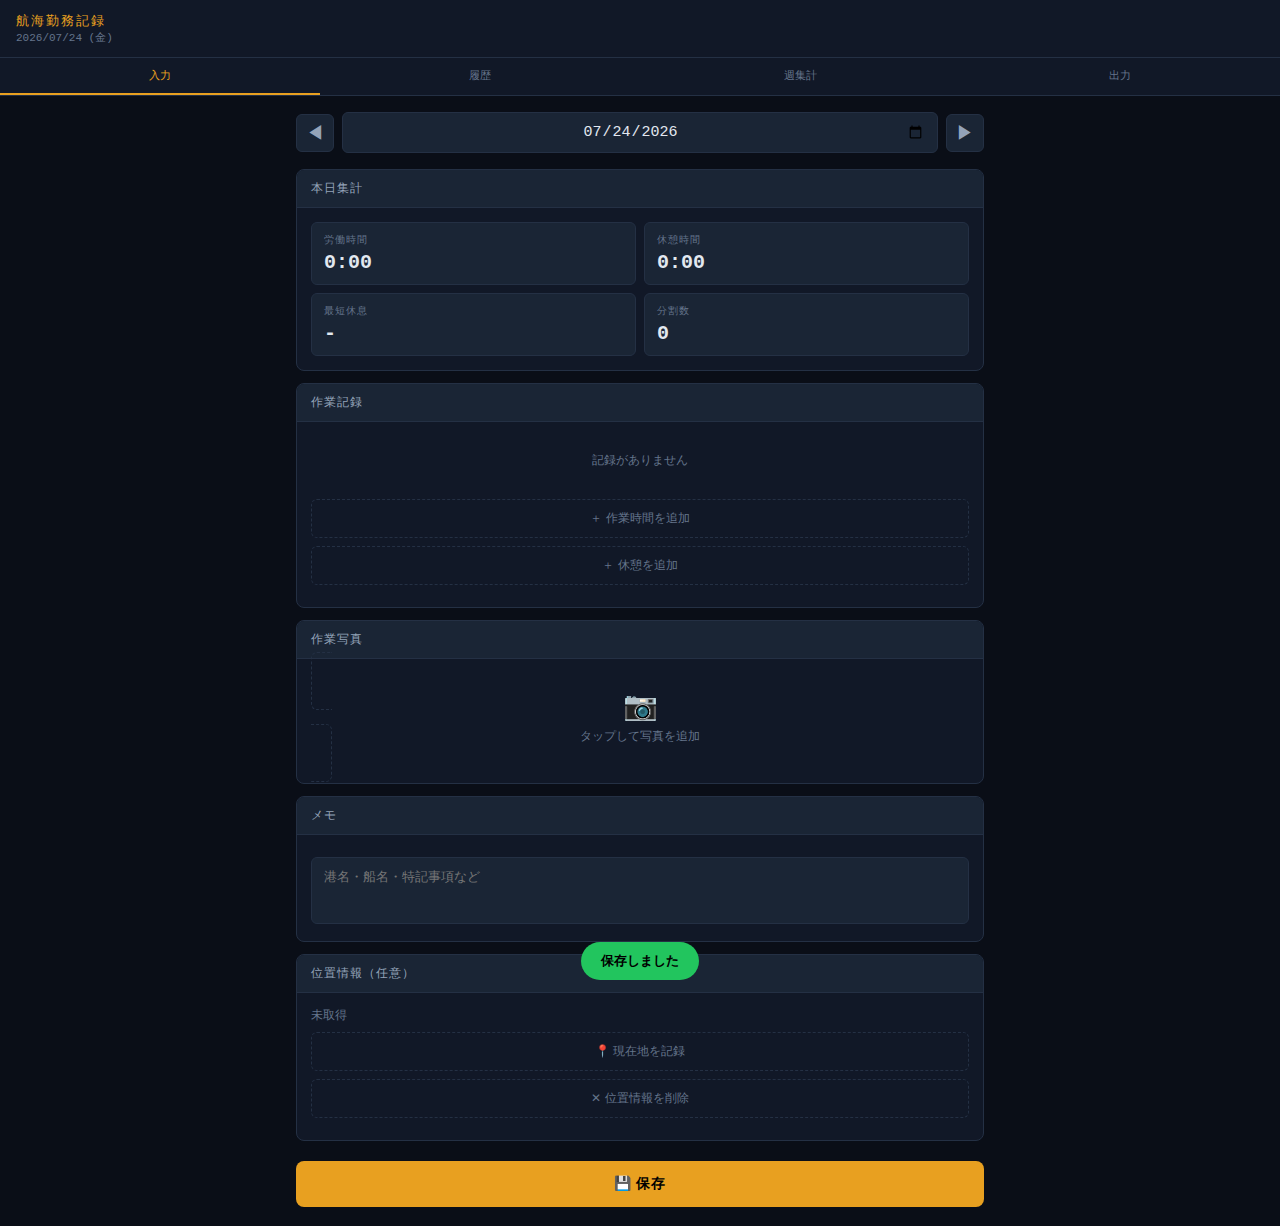
<file: docs/index.updated.html>
<!DOCTYPE html>
<html lang="ja">
<head>
<meta charset="UTF-8" />
<meta name="viewport" content="width=device-width, initial-scale=1.0, maximum-scale=1.0" />
<meta name="apple-mobile-web-app-capable" content="yes" />
<meta name="apple-mobile-web-app-status-bar-style" content="black-translucent" />
<meta name="apple-mobile-web-app-title" content="航海勤務記録" />
<meta name="format-detection" content="telephone=no" />
<meta name="theme-color" content="#111827" />
<link rel="manifest" href="./manifest.json">
<meta name="theme-color" content="#111827">
<link rel="apple-touch-icon" href="./icons/icon-180.png">
<link rel="manifest" href="./manifest.json" />
<link rel="apple-touch-icon" href="./icons/icon-180.png" />
<title>航海勤務記録</title>
<link rel="stylesheet" href="./styles.css" />

</head>
<body>

<div class="header">
  <div>
    <div class="header-title">航海勤務記録 <span class="offline-badge" id="offlineBadge">OFFLINE</span></div>
    <div class="header-date" id="headerDate"></div>
  </div>
</div>

<div class="nav">
  <button class="nav-btn active" onclick="showPage('input')">入力</button>
  <button class="nav-btn" onclick="showPage('history')">履歴</button>
  <button class="nav-btn" onclick="showPage('weekly')">週集計</button>
  <button class="nav-btn" onclick="showPage('export')">出力</button>
</div>

<div class="main">
  <div id="page-input" class="page active">
    <div class="date-row">
      <div class="date-nav" onclick="changeDate(-1)">◀</div>
      <input type="date" class="date-input" id="currentDate" onchange="loadDay()">
      <div class="date-nav" onclick="changeDate(1)">▶</div>
    </div>

    <div class="card">
      <div class="card-header"><span class="card-title">本日集計</span></div>
      <div class="card-body">
        <div class="summary-grid">
          <div class="stat-box"><div class="stat-label">労働時間</div><div class="stat-value" id="totalWork">0:00</div></div>
          <div class="stat-box"><div class="stat-label">休憩時間</div><div class="stat-value" id="totalRest">0:00</div></div>
          <div class="stat-box"><div class="stat-label">最短休息</div><div class="stat-value" id="minRest">-</div></div>
          <div class="stat-box"><div class="stat-label">分割数</div><div class="stat-value" id="splitCount">0</div></div>
        </div>
        <div class="alert-box alert-danger" id="compAlert">⚠ 週72時間超過 → 補償休日が発生しています</div>
        <div class="alert-box alert-danger" id="overlapAlert">⚠ セグメントの時間重複があります</div>
        <div class="alert-box alert-warn" id="photoTimeAlert">⚠ 写真時刻とセグメントの照合警告</div>
        <div class="alert-box alert-info" id="validationAlert">⚠ 未入力/不正なセグメントがあります</div>
      </div>
    </div>

    <div class="card">
      <div class="card-header"><span class="card-title">作業記録</span></div>
      <div class="card-body" id="segmentList"></div>
      <div style="padding:0 14px 14px">
        <button class="add-btn" onclick="addSegment('work')">＋ 作業時間を追加</button>
        <button class="add-btn" onclick="addSegment('rest')">＋ 休憩を追加</button>
      </div>
    </div>

    <div class="card">
      <div class="card-header"><span class="card-title">作業写真</span></div>
      <div class="card-body">
        <label class="photo-upload-area" for="photoInput">
          <div style="font-size:28px;margin-bottom:6px">📷</div>
          <div style="color:var(--text3);font-size:12px">タップして写真を追加</div>
          <input type="file" id="photoInput" accept="image/*" multiple onchange="addPhotos(event)">
        </label>
        <div class="photo-grid" id="photoGrid"></div>
      </div>
    </div>

    <div class="card">
      <div class="card-header"><span class="card-title">メモ</span></div>
      <div class="card-body">
        <textarea class="memo-input" id="dayMemo" placeholder="港名・船名・特記事項など" rows="3"></textarea>
      </div>
    </div>

    <div class="card">
      <div class="card-header"><span class="card-title">位置情報（任意）</span></div>
      <div class="card-body">
        <div id="gpsStatus" style="font-size:12px;color:var(--text3);margin-bottom:8px;">未取得</div>
        <div id="gpsInfo" style="font-family:var(--mono);font-size:12px;line-height:1.6;color:var(--text2);margin-bottom:8px;"></div>
        <button class="add-btn" onclick="captureGPS()">📍 現在地を記録</button>
        <button class="add-btn" onclick="clearGPS()">✕ 位置情報を削除</button>
      </div>
    </div>

    <button class="save-btn" onclick="saveDay()">💾 保存</button>
  </div>

  <div id="page-history" class="page">
    <div class="notice">過去の記録一覧です。タップして編集できます。</div>
    <div id="historyList"></div>
  </div>

  <div id="page-weekly" class="page">
    <div class="notice">
      基準労働期間は日曜始まり7日間で集計します。週72時間超は補償休日の目安として警告表示。<br>
      「週40時間超」と「日8時間超」の重複には注意してください（残業計算は二重計上しない運用推奨）。
    </div>
    <div class="card">
      <div class="card-header"><span class="card-title">時給・残業単価（船員法向け計算補助）</span></div>
      <div class="card-body">
        <div class="form-row">
          <div>
            <div class="field-label">本給（月額）</div>
            <input class="field-input" id="baseMonthly" type="number" min="0" step="1" placeholder="例 250000" onchange="renderRateCalc()">
          </div>
          <div>
            <div class="field-label">乗船手当（月額）</div>
            <input class="field-input" id="shipAllowanceMonthly" type="number" min="0" step="1" placeholder="例 30000" onchange="renderRateCalc()">
          </div>
        </div>
        <div class="form-row">
          <div>
            <div class="field-label">算定基礎に含める他手当（月額）</div>
            <input class="field-input" id="otherIncludedMonthly" type="number" min="0" step="1" value="0" onchange="renderRateCalc()">
          </div>
          <div>
            <div class="field-label">月平均所定時間（既定173）</div>
            <input class="field-input" id="monthlyHours" type="number" min="1" step="0.01" value="173" onchange="renderRateCalc()">
          </div>
        </div>
        <div class="form-row">
  <div>
    <div class="field-label">残業割増率（通常）</div>
    <input class="field-input" id="otRate" type="number" min="1" step="0.01" value="1.25" onchange="renderRateCalc()">
  </div>
  <div id="nightRateWrap">
    <div class="field-label">深夜/休日割増率（参考）</div>
    <input class="field-input" id="nightRate" type="number" min="1" step="0.01" value="1.35" onchange="renderRateCalc()">
  </div>
</div>

        <div class="summary-grid" style="margin-top:8px;">
  <div class="stat-box"><div class="stat-label">通常時給</div><div class="stat-value" id="baseHourly">-</div></div>
  <div class="stat-box"><div class="stat-label">残業単価</div><div class="stat-value" id="otHourly">-</div></div>
  <div class="stat-box" id="nightHourlyWrap"><div class="stat-label">深夜/休日単価</div><div class="stat-value" id="nightHourly">-</div></div>
  <div class="stat-box"><div class="stat-label">本日の概算残業額</div><div class="stat-value" id="todayOtAmount">-</div></div>
</div>
        <div class="small" style="margin-top:8px;">
          ※ 計算補助です。実際の算定基礎（含める手当/除外手当）は就業規則・契約・実態で確認してください。<br>
          ※ 本日の概算残業額は「日8時間超」部分を暫定表示（週40超・重複控除は週集計で別確認）。
        </div>
      </div>
    </div>
    <div id="weeklyContent"></div>
  </div>

  <div id="page-export" class="page">
    <div class="notice">
      記録データをCSV/JSONで書き出しできます。<br>
      証拠PDFモードは印刷画面を使って「1日1ページ」で出力します（iPhoneは共有→PDF保存）。
    </div>

    <button class="export-btn" onclick="exportCSV()">
      <span class="export-icon">📊</span>
      <div>
        <div style="font-weight:500">CSV書き出し</div>
        <div style="font-size:11px;color:var(--text3);margin-top:2px">日別・セグメント・GPS・ハッシュ付き</div>
      </div>
    </button>

    <button class="export-btn" onclick="exportJSON()">
      <span class="export-icon">💾</span>
      <div>
        <div style="font-weight:500">JSON書き出し（全データ）</div>
        <div style="font-size:11px;color:var(--text3);margin-top:2px">バックアップ・証拠保全用</div>
      </div>
    </button>

    <button class="export-btn" onclick="importJSON()">
      <span class="export-icon">📥</span>
      <div>
        <div style="font-weight:500">JSONインポート</div>
        <div style="font-size:11px;color:var(--text3);margin-top:2px">別端末からの復元</div>
      </div>
    </button>

    <button class="export-btn" onclick="exportEvidencePDF()">
      <span class="export-icon">🧾</span>
      <div>
        <div style="font-weight:500">証拠PDF出力（1日1ページ）</div>
        <div style="font-size:11px;color:var(--text3);margin-top:2px">日付・セグメント・メモ・写真・GPS・SHA-256</div>
      </div>
    </button>

    <input type="file" id="importFile" accept=".json" style="display:none" onchange="doImport(event)">

    <div style="margin-top:20px">
      <div class="card">
        <div class="card-header"><span class="card-title">データ統計</span></div>
        <div class="card-body" id="exportStats"></div>
      </div>
    </div>

    <div class="card">
      <div class="card-header"><span class="card-title">本日のデータハッシュ（SHA-256）</span></div>
      <div class="card-body">
        <div class="hash-line" id="todayHash">-</div>
        <div class="small" style="margin-top:8px;">保存前でも現在画面内容を元に再計算されます（写真は軽量版: 画像本体ではなくサイズ情報を含める）。</div>
      </div>
    </div>
  </div>
</div>

<div class="saved-toast" id="toast">保存しました</div>

<script>
const DB_NAME = 'maritime_log';
const DB_VER = 2;
let db;

function openDB() {
  return new Promise((res, rej) => {
    const req = indexedDB.open(DB_NAME, DB_VER);
    req.onupgradeneeded = (e) => {
      const d = e.target.result;
      if (!d.objectStoreNames.contains('days')) d.createObjectStore('days', { keyPath: 'date' });
    };
    req.onsuccess = (e) => { db = e.target.result; res(db); };
    req.onerror = () => rej(req.error);
  });
}
function dbGet(date) {
  return new Promise((res, rej) => {
    const tx = db.transaction('days', 'readonly');
    const req = tx.objectStore('days').get(date);
    req.onsuccess = () => res(req.result);
    req.onerror = () => rej(req.error);
  });
}
function dbPut(data) {
  return new Promise((res, rej) => {
    const tx = db.transaction('days', 'readwrite');
    const req = tx.objectStore('days').put(data);
    req.onsuccess = () => res();
    req.onerror = () => rej(req.error);
  });
}
function dbGetAll() {
  return new Promise((res, rej) => {
    const tx = db.transaction('days', 'readonly');
    const req = tx.objectStore('days').getAll();
    req.onsuccess = () => res(req.result);
    req.onerror = () => rej(req.error);
  });
}

let currentDate = todayStr();
let segments = [];
let photos = [];
let gps = null;
let nextSegId = 1;
let nextPhotoId = 1;

function todayStr() {
  const d = new Date();
  return `${d.getFullYear()}-${String(d.getMonth()+1).padStart(2,'0')}-${String(d.getDate()).padStart(2,'0')}`;
}

async function init() {
  await openDB();
  document.getElementById('currentDate').value = currentDate;
  setDefaultRateInputs();
  updateHeaderDate();
  await loadDay();
  updateOnlineStatus();

  window.addEventListener('online', updateOnlineStatus);
  window.addEventListener('offline', updateOnlineStatus);

  if ('serviceWorker' in navigator) {
    try { await navigator.serviceWorker.register('./service-worker.js'); }
    catch (e) { console.warn('SW registration failed', e); }
  }
}
function setDefaultRateInputs() {
  const defs = {
    calcMode:'seaman',          // ← 追加（船員法デフォ）
    baseMonthly:'0',
    shipAllowanceMonthly:'0',
    otherIncludedMonthly:'0',
    monthlyHours:'173',
    otRate:'1.30',              // ← 船員法デフォ
    nightRate:'1.35'
  };
  Object.entries(defs).forEach(([id,v]) => {
    const el = document.getElementById(id);
    if (el && !el.value) el.value = v;
  });
}
function updateOnlineStatus() {
  const badge = document.getElementById('offlineBadge');
  if (!navigator.onLine) {
    document.body.classList.add('offline');
    if (badge) badge.style.display = 'inline-block';
  } else {
    document.body.classList.remove('offline');
    if (badge) badge.style.display = 'none';
  }
}
function updateHeaderDate() {
  const d = new Date(currentDate + 'T00:00:00');
  const days = ['日','月','火','水','木','金','土'];
  document.getElementById('headerDate').textContent =
    `${d.getFullYear()}/${String(d.getMonth()+1).padStart(2,'0')}/${String(d.getDate()).padStart(2,'0')} (${days[d.getDay()]})`;
}

function changeDate(delta) {
  const d = new Date(currentDate + 'T00:00:00');
  d.setDate(d.getDate() + delta);
  currentDate = `${d.getFullYear()}-${String(d.getMonth()+1).padStart(2,'0')}-${String(d.getDate()).padStart(2,'0')}`;
  document.getElementById('currentDate').value = currentDate;
  updateHeaderDate();
  loadDay();
}

async function loadDay() {
  currentDate = document.getElementById('currentDate').value || currentDate;
  updateHeaderDate();

  const data = await dbGet(currentDate);
  if (data) {
    segments = data.segments || [];
    photos = data.photos || [];
    gps = data.gps || null;
    nextSegId = data.nextSegId || (segments.length + 1);
    nextPhotoId = data.nextPhotoId || (photos.length + 1);
    document.getElementById('dayMemo').value = data.memo || '';
    restoreRateInputs(data.rateInputs);
  } else {
    segments = [];
    photos = [];
    gps = null;
    nextSegId = 1;
    nextPhotoId = 1;
    document.getElementById('dayMemo').value = '';
    setDefaultRateInputs();
  }

  renderSegments();
  renderPhotos();
  renderGPS();
  calcSummary();
  renderRateCalc();
  renderTodayHash();
}

function applyRateModeUI() {
  const mode = document.getElementById('calcMode')?.value || 'seaman';
  const isSeaman = mode === 'seaman';

  const nightRateWrap = document.getElementById('nightRateWrap');
  const nightHourlyWrap = document.getElementById('nightHourlyWrap');

  if (nightRateWrap) nightRateWrap.style.display = isSeaman ? 'none' : '';
  if (nightHourlyWrap) nightHourlyWrap.style.display = isSeaman ? 'none' : '';
}

function handleRateModeChange() {
  const mode = document.getElementById('calcMode')?.value || 'seaman';
  const otEl = document.getElementById('otRate');

  if (otEl) {
    const current = Number(otEl.value || 0);

    // 「デフォルト値」として自然に切替（手入力を潰しすぎない）
    if (mode === 'seaman') {
      if (!otEl.value || current === 1.25) otEl.value = '1.30';
    } else {
      if (!otEl.value || current === 1.30) otEl.value = '1.25';
    }
  }

  applyRateModeUI();
  renderRateCalc();
}
  
async function saveDay() {
  const data = {
    date: currentDate,
    segments,
    photos,
    gps,
    memo: document.getElementById('dayMemo').value,
    nextSegId,
    nextPhotoId,
    rateInputs: getRateInputs(),
    savedAt: new Date().toISOString()
  };
  await dbPut(data);
  showToast();
  renderTodayHash();
  if (document.getElementById('page-weekly').classList.contains('active')) renderWeekly();
  if (document.getElementById('page-export').classList.contains('active')) renderExportStats();
}
function showToast() {
  const t = document.getElementById('toast');
  t.classList.add('show');
  setTimeout(() => t.classList.remove('show'), 1800);
}

const WORK_TYPES = ['当直','当直引継','荷役','出入港','保守','停泊中作業','供食','操練等','研修','安全臨時労働','補油作業','その他'];

function addSegment(type) {
  segments.push({ id: nextSegId++, type, start: '', end: '', workType: type === 'work' ? '当直' : '' });
  renderSegments();
  calcSummary();
}
function removeSegment(id) {
  segments = segments.filter(s => s.id !== id);
  renderSegments();
  calcSummary();
}
function updateSegment(id, key, val) {
  const s = segments.find(x => x.id === id);
  if (s) { s[key] = val; calcSummary(); }
}
function setSegType(id, type) {
  const s = segments.find(x => x.id === id);
  if (!s) return;
  s.type = type;
  if (type === 'work' && !s.workType) s.workType = '当直';
  renderSegments();
  calcSummary();
}
function renderSegments() {
  const el = document.getElementById('segmentList');
  if (!segments.length) {
    el.innerHTML = '<div style="color:var(--text3);font-size:12px;text-align:center;padding:16px">記録がありません</div>';
    return;
  }
  el.innerHTML = segments.map((s) => `
    <div class="segment">
      <button class="seg-del" onclick="removeSegment(${s.id})">✕</button>
      <div class="segment-type-row">
        <button class="type-btn work ${s.type==='work'?'active':''}" onclick="setSegType(${s.id},'work')">● 作業</button>
        <button class="type-btn rest ${s.type==='rest'?'active':''}" onclick="setSegType(${s.id},'rest')">◌ 休憩</button>
      </div>
      <div class="time-row">
        <input class="time-input" type="time" value="${s.start||''}" onchange="updateSegment(${s.id},'start',this.value)">
        <span class="time-sep">→</span>
        <input class="time-input" type="time" value="${s.end||''}" onchange="updateSegment(${s.id},'end',this.value)">
      </div>
      ${s.type === 'work' ? `
      <select class="work-type-select" onchange="updateSegment(${s.id},'workType',this.value)">
        ${WORK_TYPES.map(t => `<option value="${t}" ${s.workType===t?'selected':''}>${t}</option>`).join('')}
      </select>` : ''}
    </div>
  `).join('');
}

function timeToMin(t) {
  if (!t) return null;
  const [h,m] = t.split(':').map(Number);
  if (Number.isNaN(h) || Number.isNaN(m)) return null;
  return h * 60 + m;
}
function minToStr(m) {
  if (m === null || m === undefined || Number.isNaN(m)) return '-';
  const sign = m < 0 ? '-' : '';
  const x = Math.abs(Math.round(m));
  return `${sign}${Math.floor(x/60)}:${String(x%60).padStart(2,'0')}`;
}
function segDuration(s) {
  const st = timeToMin(s.start), en = timeToMin(s.end);
  if (st === null || en === null) return 0;
  let d = en - st;
  if (d < 0) d += 1440;
  return d;
}
function getAbsoluteRangeForSegment(s) {
  const st = timeToMin(s.start), en = timeToMin(s.end);
  if (st === null || en === null || st === en) return null;
  return en > st ? [st, en] : [st, en + 1440];
}
function rangesOverlap(a, b) {
  return Math.max(a[0], b[0]) < Math.min(a[1], b[1]);
}
function findOverlapPairs() {
  const valid = segments.map(s => ({ s, r: getAbsoluteRangeForSegment(s) })).filter(x => x.r);
  const expanded = [];
  valid.forEach(x => {
    expanded.push(x);
    expanded.push({ s: x.s, r: [x.r[0]+1440, x.r[1]+1440] });
    expanded.push({ s: x.s, r: [x.r[0]-1440, x.r[1]-1440] });
  });
  const pairs = new Set();
  for (let i=0;i<valid.length;i++) {
    for (let j=i+1;j<valid.length;j++) {
      const a = valid[i], b = valid[j];
      const hit = expanded.filter(x=>x.s.id===a.s.id).some(ax =>
        expanded.filter(x=>x.s.id===b.s.id).some(bx => rangesOverlap(ax.r,bx.r))
      );
      if (hit) pairs.add(`${a.s.id}-${b.s.id}`);
    }
  }
  return [...pairs];
}

function parsePhotoDateToMinutes(photo, dateRef = currentDate) {
  if (!photo || !photo.exifDate) return null;
  const m = photo.exifDate.match(/(\d{4})-(\d{2})-(\d{2}) (\d{2}):(\d{2}):(\d{2})/);
  if (!m) return null;
  const pDate = `${m[1]}-${m[2]}-${m[3]}`;
  if (pDate !== dateRef) return null;
  return Number(m[4])*60 + Number(m[5]);
}
function isMinuteInSegment(min, seg) {
  const st = timeToMin(seg.start), en = timeToMin(seg.end);
  if (st === null || en === null || min === null || st === en) return false;
  if (st < en) return min >= st && min <= en;
  return (min >= st && min <= 1439) || (min >= 0 && min <= en);
}
function checkPhotoSegmentWarnings() {
  const alertEl = document.getElementById('photoTimeAlert');
  const validSegs = segments.filter(s => s.start && s.end);
  if (!photos.length) { alertEl.style.display = 'none'; return; }

  let outCount = 0, unknownCount = 0;
  for (const p of photos) {
    const pm = parsePhotoDateToMinutes(p, currentDate);
    if (pm === null) { unknownCount++; continue; }
    if (!validSegs.some(s => isMinuteInSegment(pm, s))) outCount++;
  }
  if (outCount || unknownCount) {
    const arr = [];
    if (outCount) arr.push(`${outCount}枚がセグメント外`);
    if (unknownCount) arr.push(`${unknownCount}枚が時刻不明/別日`);
    alertEl.textContent = `⚠ 写真時刻照合: ${arr.join(' / ')}`;
    alertEl.style.display = 'block';
  } else {
    alertEl.style.display = 'none';
  }
}

async function calcSummary() {
  let workMin = 0, restMin = 0, invalidCount = 0;
  const restSegs = [];

  for (const s of segments) {
    const st = timeToMin(s.start), en = timeToMin(s.end);
    if ((s.start && !s.end) || (!s.start && s.end) || (s.start && s.end && st === en)) invalidCount++;
    const d = segDuration(s);
    if (s.type === 'work') workMin += d;
    else { restMin += d; if (d > 0) restSegs.push(d); }
  }

  const minRestVal = restSegs.length ? Math.min(...restSegs) : null;
  const splitCount = restSegs.length;

  const wEl = document.getElementById('totalWork');
  const rEl = document.getElementById('totalRest');
  const mrEl = document.getElementById('minRest');
  const scEl = document.getElementById('splitCount');

  wEl.textContent = minToStr(workMin);
  wEl.className = 'stat-value' + (workMin > 14*60 ? ' danger' : workMin > 12*60 ? ' warn' : '');
  rEl.textContent = minToStr(restMin);
  rEl.className = 'stat-value';
  mrEl.textContent = minRestVal !== null ? minToStr(minRestVal) : '-';
  mrEl.className = 'stat-value' + (minRestVal !== null && minRestVal < 6*60 ? ' warn' : '');
  scEl.textContent = splitCount;
  scEl.className = 'stat-value' + (splitCount >= 3 ? ' warn' : '');

  const overlapPairs = findOverlapPairs();
  const overlapAlert = document.getElementById('overlapAlert');
  if (overlapPairs.length) {
    overlapAlert.textContent = `⚠ セグメントの時間重複があります（${overlapPairs.length}組）`;
    overlapAlert.style.display = 'block';
  } else overlapAlert.style.display = 'none';

  const validationAlert = document.getElementById('validationAlert');
  if (invalidCount) {
    validationAlert.textContent = `⚠ 未入力/同時刻（0分）のセグメントがあります（${invalidCount}件）`;
    validationAlert.style.display = 'block';
  } else validationAlert.style.display = 'none';

  await updateCurrentWeekCompAlert();
  checkPhotoSegmentWarnings();
  renderRateCalc();
  renderTodayHash();
}

function renderGPS() {
  const status = document.getElementById('gpsStatus');
  const info = document.getElementById('gpsInfo');
  if (!gps) {
    status.textContent = '未取得';
    info.innerHTML = '';
    return;
  }
  status.textContent = '取得済み';
  const d = new Date(gps.timestamp);
  info.innerHTML = `緯度: ${gps.lat.toFixed(6)}<br>経度: ${gps.lng.toFixed(6)}<br>精度: ±${Math.round(gps.accuracy)}m<br>時刻: ${d.toLocaleString('ja-JP')}`;
}
function captureGPS() {
  if (!navigator.geolocation) return alert('この端末/環境では位置情報に対応していません');
  document.getElementById('gpsStatus').textContent = '取得中...';
  navigator.geolocation.getCurrentPosition(
    (pos) => {
      gps = {
        lat: pos.coords.latitude,
        lng: pos.coords.longitude,
        accuracy: pos.coords.accuracy,
        timestamp: new Date().toISOString()
      };
      renderGPS();
      renderTodayHash();
    },
    (err) => {
      alert('位置情報を取得できませんでした: ' + err.message);
      renderGPS();
    },
    { enableHighAccuracy: true, timeout: 10000, maximumAge: 0 }
  );
}
function clearGPS() { gps = null; renderGPS(); renderTodayHash(); }

function addPhotos(event) {
  const files = Array.from(event.target.files || []);
  files.forEach(f => {
    const reader = new FileReader();
    reader.onload = (e) => {
      const dataUrl = e.target.result;
      getExifDate(dataUrl).then(exifDate => {
        photos.push({
          id: nextPhotoId++,
          dataUrl,
          exifDate,
          name: f.name,
          size: f.size,
          type: f.type,
          addedAt: new Date().toISOString()
        });
        renderPhotos();
        calcSummary();
      });
    };
    reader.readAsDataURL(f);
  });
  event.target.value = '';
}
function getExifDate(dataUrl) {
  return new Promise(resolve => {
    try {
      const arr = dataUrl.split(',')[1];
      if (!arr) return resolve(null);
      const bin = atob(arr);
      const bytes = new Uint8Array(bin.length);
      for (let i = 0; i < bin.length; i++) bytes[i] = bin.charCodeAt(i);

      for (let i = 0; i < bytes.length - 4; i++) {
        if (bytes[i] === 0xFF && bytes[i+1] === 0xE1) {
          const exifLen = (bytes[i+2] << 8) | bytes[i+3];
          const exifData = bytes.slice(i+4, i+4+exifLen);
          const str = String.fromCharCode(...exifData);
          const match = str.match(/(\d{4}):(\d{2}):(\d{2}) (\d{2}):(\d{2}):(\d{2})/);
          if (match) return resolve(`${match[1]}-${match[2]}-${match[3]} ${match[4]}:${match[5]}:${match[6]}`);
        }
      }
    } catch (e) {}
    resolve(null);
  });
}
function removePhoto(id) {
  photos = photos.filter(p => p.id !== id);
  renderPhotos();
  calcSummary();
}
function renderPhotos() {
  const grid = document.getElementById('photoGrid');
  if (!photos.length) { grid.innerHTML = ''; return; }
  grid.innerHTML = photos.map(p => {
    const pm = parsePhotoDateToMinutes(p, currentDate);
    const inSeg = pm !== null && segments.some(s => isMinuteInSegment(pm, s));
    const border = (pm !== null && !inSeg) ? 'border-color:#e8a020;' : '';
    return `
      <div>
        <div class="photo-thumb" style="${border}">
          <img src="${p.dataUrl}" loading="lazy">
          <button class="del-photo" onclick="removePhoto(${p.id})">✕</button>
        </div>
        <div class="photo-exif">${p.exifDate ? p.exifDate.replace(' ','<br>') : '日時不明'}</div>
      </div>`;
  }).join('');
  checkPhotoSegmentWarnings();
}

function getRateInputs() {
  const parse = (id, fallback=0) => {
    const v = Number(document.getElementById(id)?.value || fallback);
    return Number.isFinite(v) ? v : fallback;
  };
  return {
    calcMode: document.getElementById('calcMode')?.value || 'seaman', // ←追加
    baseMonthly: parse('baseMonthly'),
    shipAllowanceMonthly: parse('shipAllowanceMonthly'),
    otherIncludedMonthly: parse('otherIncludedMonthly'),
    monthlyHours: parse('monthlyHours', 173),
    otRate: parse('otRate', 1.30),
    nightRate: parse('nightRate', 1.35)
  };
}
function restoreRateInputs(v) {
  if (!v) return;
  ['calcMode','baseMonthly','shipAllowanceMonthly','otherIncludedMonthly','monthlyHours','otRate','nightRate']
    .forEach(k => {
      if (v[k] !== undefined && document.getElementById(k)) {
        document.getElementById(k).value = v[k];
      }
    });
  applyRateModeUI(); // ←追加
}
function yen(n) { return Number.isFinite(n) ? `${Math.round(n).toLocaleString('ja-JP')}円` : '-'; }
function renderRateCalc() {
  applyRateModeUI(); // ←追加
  const r = getRateInputs();
  const basisMonthly = r.baseMonthly + r.shipAllowanceMonthly + r.otherIncludedMonthly;
  const baseHourly = r.monthlyHours > 0 ? basisMonthly / r.monthlyHours : 0;
  const otHourly = baseHourly * (r.otRate || 1.25);
  const nightHourly = baseHourly * (r.nightRate || 1.35);

  document.getElementById('baseHourly').textContent = baseHourly ? yen(baseHourly) : '-';
  document.getElementById('otHourly').textContent = otHourly ? yen(otHourly) : '-';
  document.getElementById('nightHourly').textContent = nightHourly ? yen(nightHourly) : '-';

  const workMin = segments.filter(s=>s.type==='work').reduce((a,s)=>a+segDuration(s),0);
  const dayOtMin = Math.max(0, workMin - 8*60);
  const amt = (dayOtMin / 60) * otHourly;
  document.getElementById('todayOtAmount').textContent = basisMonthly ? yen(amt) : '-';
}

async function sha256Hex(text) {
  const enc = new TextEncoder().encode(text);
  const buf = await crypto.subtle.digest('SHA-256', enc);
  return Array.from(new Uint8Array(buf)).map(b => b.toString(16).padStart(2, '0')).join('');
}
function buildDayCanonical(dayLike) {
  return JSON.stringify({
    date: dayLike.date,
    segments: (dayLike.segments || []).map(s => ({ type: s.type, start: s.start, end: s.end, workType: s.workType || '' })),
    memo: dayLike.memo || '',
    gps: dayLike.gps || null,
    photos: (dayLike.photos || []).map(p => ({
      name: p.name || '', exifDate: p.exifDate || null, size: p.size || 0, mime: p.type || '', dataUrlLen: p.dataUrl ? p.dataUrl.length : 0
    })),
    rateInputs: dayLike.rateInputs || null
  });
}
async function renderTodayHash() {
  const el = document.getElementById('todayHash');
  if (!el) return;
  const day = { date: currentDate, segments, photos, gps, memo: document.getElementById('dayMemo')?.value || '', rateInputs: getRateInputs() };
  try { el.textContent = await sha256Hex(buildDayCanonical(day)); }
  catch { el.textContent = 'ハッシュ計算エラー'; }
}

async function renderHistory() {
  const all = await dbGetAll();
  all.sort((a,b) => b.date.localeCompare(a.date));
  const el = document.getElementById('historyList');
  if (!all.length) {
    el.innerHTML = '<div style="color:var(--text3);text-align:center;padding:40px 0">記録がありません</div>';
    return;
  }
  el.innerHTML = all.map(d => {
    let wMin = 0; (d.segments || []).forEach(s => { if (s.type === 'work') wMin += segDuration(s); });
    const pct = Math.min((wMin / (14*60)) * 100, 100);
    const over = wMin > 14*60;
    return `
      <div class="day-item" onclick="jumpToDate('${d.date}')">
        <div class="day-item-header">
          <span class="day-date">${d.date}</span>
          <span class="day-hours" style="color:${over?'#fca5a5':'var(--text2)'}">${minToStr(wMin)}</span>
        </div>
        ${d.memo ? `<div style="font-size:11px;color:var(--text3);margin-bottom:4px">${escapeHtml(d.memo).slice(0,60)}</div>` : ''}
        <div style="font-size:10px;color:var(--text3)">${(d.segments||[]).length}セグメント / 写真${(d.photos||[]).length}枚${d.gps?' / GPSあり':''}</div>
        <div class="day-bar"><div class="day-bar-fill ${over?'over':''}" style="width:${pct}%"></div></div>
      </div>`;
  }).join('');
}
function jumpToDate(date) {
  currentDate = date;
  document.getElementById('currentDate').value = date;
  updateHeaderDate();
  loadDay();
  showPage('input');
}

function dateRangeOfWeekSundayStart(dateStr) {
  const d = new Date(dateStr + 'T00:00:00');
  d.setDate(d.getDate() - d.getDay());
  const start = new Date(d), end = new Date(d);
  end.setDate(end.getDate() + 6);
  const fmt = x => `${x.getFullYear()}-${String(x.getMonth()+1).padStart(2,'0')}-${String(x.getDate()).padStart(2,'0')}`;
  return { start: fmt(start), end: fmt(end) };
}
async function updateCurrentWeekCompAlert() {
  const all = await dbGetAll();
  const week = dateRangeOfWeekSundayStart(currentDate);
  const targetDates = new Set();
  let cur = new Date(week.start + 'T00:00:00');
  for (let i=0;i<7;i++) {
    targetDates.add(`${cur.getFullYear()}-${String(cur.getMonth()+1).padStart(2,'0')}-${String(cur.getDate()).padStart(2,'0')}`);
    cur.setDate(cur.getDate()+1);
  }

  let total = 0;
  for (const ds of targetDates) {
    if (ds === currentDate) total += segments.filter(s=>s.type==='work').reduce((a,s)=>a+segDuration(s),0);
    else {
      const rec = all.find(x=>x.date===ds);
      if (rec) (rec.segments||[]).forEach(s => { if (s.type==='work') total += segDuration(s); });
    }
  }

  const alertEl = document.getElementById('compAlert');
  if (total > 72*60) {
    const over = total - 72*60;
    const compDays = Math.ceil((over/60)/8);
    alertEl.textContent = `⚠ 今週 ${minToStr(total)}（72h超 +${minToStr(over)}）→ 補償休日目安 ${compDays}日`;
    alertEl.style.display = 'block';
  } else {
    alertEl.style.display = 'none';
  }
}

async function renderWeekly() {
  const all = await dbGetAll();
  const byDate = {};
  all.forEach(d => byDate[d.date] = (d.segments || []).filter(s=>s.type==='work').reduce((a,s)=>a+segDuration(s),0));
  const dates = Object.keys(byDate).sort();
  const el = document.getElementById('weeklyContent');
  if (!dates.length) {
    el.innerHTML = '<div style="color:var(--text3);text-align:center;padding:40px 0">記録がありません</div>';
    return;
  }

  const first = new Date(dates[0] + 'T00:00:00');
  const last = new Date(dates[dates.length - 1] + 'T00:00:00');
  first.setDate(first.getDate() - first.getDay());

  const weeks = [];
  let cur = new Date(first);
  while (cur <= last) {
    const days = [];
    for (let i=0;i<7;i++) {
      const ds = `${cur.getFullYear()}-${String(cur.getMonth()+1).padStart(2,'0')}-${String(cur.getDate()).padStart(2,'0')}`;
      days.push({ date: ds, day: cur.getDay(), min: byDate[ds] || 0 });
      cur.setDate(cur.getDate() + 1);
    }
    const total = days.reduce((a,b)=>a+b.min,0);
    const day8Over = days.reduce((a,d)=>a+Math.max(0,d.min - 8*60),0);
    const week40Over = Math.max(0, total - 40*60);
    const estNonDupWeekOt = Math.max(day8Over, week40Over);
    weeks.push({ start: days[0].date, days, total, day8Over, week40Over, estNonDupWeekOt });
  }

  weeks.reverse();
  const names = ['日','月','火','水','木','金','土'];

  el.innerHTML = weeks.map(w => {
    const over72 = w.total > 72*60;
    const compDays = over72 ? Math.ceil(((w.total-72*60)/60)/8) : 0;
    return `
      <div class="week-card">
        <div class="week-label">
          ${w.start} の週 / 合計 <span style="color:${over72?'#fca5a5':'#86efac'};font-weight:600">${minToStr(w.total)}</span>
          ${over72 ? ` / 72h超 +${minToStr(w.total-72*60)} → 補償休日目安 ${compDays}日` : ''}
        </div>
        <div class="small" style="margin-bottom:8px;">
          日8h超合計: ${minToStr(w.day8Over)} / 週40h超: ${minToStr(w.week40Over)} / 概算残業（重複回避目安）: ${minToStr(w.estNonDupWeekOt)}
        </div>
        ${w.days.map(d => `
          <div class="week-bar-row">
            <div class="week-bar-label">${names[d.day]}</div>
            <div class="week-bar-outer"><div class="week-bar-inner ${d.min>14*60?'over':''}" style="width:${Math.min(100,(d.min/(14*60))*100).toFixed(1)}%"></div></div>
            <div class="week-bar-val">${d.min ? minToStr(d.min) : '-'}</div>
          </div>`).join('')}
      </div>`;
  }).join('');
}

async function exportCSV() {
  const all = await dbGetAll();
  all.sort((a,b)=>a.date.localeCompare(b.date));
  let csv = '日付,区分,作業種別,開始,終了,時間(分),労働時間(分),休憩時間(分),日8h超(分),GPS緯度,GPS経度,GPS精度,写真枚数,メモ,SHA256\n';

  for (const d of all) {
    const segs = d.segments || [];
    const workMin = segs.filter(s=>s.type==='work').reduce((a,s)=>a+segDuration(s),0);
    const restMin = segs.filter(s=>s.type==='rest').reduce((a,s)=>a+segDuration(s),0);
    const day8Over = Math.max(0, workMin - 8*60);
    const hash = await sha256Hex(buildDayCanonical(d));
    const gpsLat = d.gps?.lat ?? '';
    const gpsLng = d.gps?.lng ?? '';
    const gpsAcc = d.gps?.accuracy ? Math.round(d.gps.accuracy) : '';
    const memo = (d.memo || '').replace(/"/g,'""');

    if (!segs.length) {
      csv += `${d.date},,,,,,${workMin},${restMin},${day8Over},${gpsLat},${gpsLng},${gpsAcc},${(d.photos||[]).length},"${memo}",${hash}\n`;
      continue;
    }
    for (const s of segs) {
      csv += [
        d.date, s.type === 'work' ? '作業' : '休憩', s.type === 'work' ? (s.workType || '作業') : '',
        s.start || '', s.end || '', segDuration(s), workMin, restMin, day8Over,
        gpsLat, gpsLng, gpsAcc, (d.photos||[]).length, `"${memo}"`, hash
      ].join(',') + '\n';
    }
  }
  download('\uFEFF' + csv, `maritime_log_${todayStr()}.csv`, 'text/csv');
}
async function exportJSON() {
  const all = await dbGetAll();
  download(JSON.stringify({ exportedAt: new Date().toISOString(), records: all }, null, 2), `maritime_log_${todayStr()}.json`, 'application/json');
}
function importJSON() { document.getElementById('importFile').click(); }
async function doImport(event) {
  const f = event.target.files[0];
  if (!f) return;
  try {
    const text = await f.text();
    const data = JSON.parse(text);
    const records = data.records || data;
    let count = 0;
    for (const r of records) {
      if (r?.date) { await dbPut(r); count++; }
    }
    alert(`${count}件をインポートしました`);
    event.target.value = '';
    if (document.getElementById('page-history').classList.contains('active')) renderHistory();
    if (document.getElementById('page-weekly').classList.contains('active')) renderWeekly();
    if (document.getElementById('page-export').classList.contains('active')) renderExportStats();
  } catch (e) { alert('インポートエラー: ' + e.message); }
}
function download(content, filename, type) {
  const a = document.createElement('a');
  a.href = URL.createObjectURL(new Blob([content], { type }));
  a.download = filename;
  a.click();
  setTimeout(() => URL.revokeObjectURL(a.href), 1000);
}
async function renderExportStats() {
  const all = await dbGetAll();
  let totalWork = 0, totalDays = all.length, totalPhotos = 0, gpsDays = 0;
  all.forEach(d => {
    (d.segments||[]).forEach(s => { if (s.type==='work') totalWork += segDuration(s); });
    totalPhotos += (d.photos||[]).length;
    if (d.gps) gpsDays++;
  });
  const latest = all.length ? all.slice().sort((a,b)=>b.date.localeCompare(a.date))[0].date : '-';
  document.getElementById('exportStats').innerHTML = `
    <div class="summary-grid">
      <div class="stat-box"><div class="stat-label">記録日数</div><div class="stat-value">${totalDays}</div></div>
      <div class="stat-box"><div class="stat-label">総労働時間</div><div class="stat-value" style="font-size:16px">${minToStr(totalWork)}</div></div>
      <div class="stat-box"><div class="stat-label">写真枚数</div><div class="stat-value">${totalPhotos}</div></div>
      <div class="stat-box"><div class="stat-label">GPS記録日</div><div class="stat-value">${gpsDays}</div></div>
      <div class="stat-box"><div class="stat-label">最終更新</div><div class="stat-value" style="font-size:12px">${latest}</div></div>
      <div class="stat-box"><div class="stat-label">平均/日</div><div class="stat-value" style="font-size:16px">${totalDays?minToStr(totalWork/totalDays):'-'}</div></div>
    </div>`;
}

async function exportEvidencePDF() {
  const all = await dbGetAll();
  all.sort((a,b)=>a.date.localeCompare(b.date));
  if (!all.length) return alert('記録がありません');

  const old = document.getElementById('printEvidencePage');
  if (old) old.remove();

  const root = document.createElement('div');
  root.id = 'printEvidencePage';

  for (const d of all) {
    const segs = d.segments || [];
    const phs = d.photos || [];
    const workMin = segs.filter(s=>s.type==='work').reduce((a,s)=>a+segDuration(s),0);
    const restMin = segs.filter(s=>s.type==='rest').reduce((a,s)=>a+segDuration(s),0);
    const day8Over = Math.max(0, workMin - 8*60);

    let outCount = 0, unknownCount = 0;
    phs.forEach(p => {
      const pm = parsePhotoDateToMinutes(p, d.date);
      if (pm === null) { unknownCount++; return; }
      if (!segs.some(s => isMinuteInSegment(pm, s))) outCount++;
    });

    const hash = await sha256Hex(buildDayCanonical(d));
    const gpsText = d.gps
      ? `緯度 ${d.gps.lat.toFixed(6)} / 経度 ${d.gps.lng.toFixed(6)} / 精度 ±${Math.round(d.gps.accuracy)}m / ${new Date(d.gps.timestamp).toLocaleString('ja-JP')}`
      : '記録なし';

    const page = document.createElement('div');
    page.className = 'print-page';
    page.innerHTML = `
      <div class="print-title">航海勤務記録（証拠出力）</div>
      <div class="print-sub">日付: ${d.date} / 出力: ${new Date().toLocaleString('ja-JP')}</div>
      <div class="print-box">
        <div><strong>日次集計</strong></div>
        <div>労働時間: ${minToStr(workMin)} / 休憩時間: ${minToStr(restMin)} / 日8h超: ${minToStr(day8Over)} / セグメント数: ${segs.length}</div>
        <div>${(outCount || unknownCount) ? `写真照合警告: ${outCount}枚セグメント外 / ${unknownCount}枚時刻不明・別日` : '写真照合: 問題なし'}</div>
      </div>
      <div class="print-box"><div><strong>位置情報（任意）</strong></div><div>${gpsText}</div></div>
      <div class="print-box">
        <div><strong>セグメント</strong></div>
        <table class="print-seg-table">
          <thead><tr><th>区分</th><th>作業種別</th><th>開始</th><th>終了</th><th>分</th></tr></thead>
          <tbody>
            ${segs.length ? segs.map(s => `
              <tr>
                <td>${s.type==='work'?'作業':'休憩'}</td>
                <td>${s.type==='work'?escapeHtml(s.workType||'作業'):'-'}</td>
                <td>${escapeHtml(s.start||'')}</td>
                <td>${escapeHtml(s.end||'')}</td>
                <td>${segDuration(s)}</td>
              </tr>`).join('') : '<tr><td colspan="5">記録なし</td></tr>'}
          </tbody>
        </table>
      </div>
      <div class="print-box"><div><strong>メモ</strong></div><div style="white-space:pre-wrap;min-height:20px;">${escapeHtml(d.memo || '')}</div></div>
      <div class="print-box">
        <div><strong>写真（${phs.length}枚）</strong></div>
        <div class="print-photos">
          ${phs.map(p => `
            <div class="print-photo">
              <img src="${p.dataUrl}" />
              <div style="font-size:10px;">${escapeHtml(p.name||'')}</div>
              <div style="font-size:10px;">${escapeHtml(p.exifDate||'日時不明')}</div>
            </div>`).join('')}
        </div>
      </div>
      <div class="print-box"><div><strong>データハッシュ（SHA-256）</strong></div><div class="print-hash">${hash}</div></div>
    `;
    root.appendChild(page);
  }

  document.body.appendChild(root);
  window.print();
  setTimeout(() => root.remove(), 1000);
}

function showPage(name) {
  document.querySelectorAll('.page').forEach(p => p.classList.remove('active'));
  document.querySelectorAll('.nav-btn').forEach(b => b.classList.remove('active'));
  document.getElementById('page-' + name).classList.add('active');

  const navBtns = Array.from(document.querySelectorAll('.nav-btn'));
  const idxMap = { input: 0, history: 1, weekly: 2, export: 3 };
  if (idxMap[name] !== undefined) navBtns[idxMap[name]].classList.add('active');

  if (name === 'history') renderHistory();
  if (name === 'weekly') {
  renderWeekly();
  renderRateCalc();
}
  if (name === 'export') renderExportStats();
  renderTodayHash();
}

function escapeHtml(str) {
  return String(str)
    .replace(/&/g,'&amp;')
    .replace(/</g,'&lt;')
    .replace(/>/g,'&gt;')
    .replace(/"/g,'&quot;')
    .replace(/'/g,'&#39;');
}

init();
</script>
<script>
if ("serviceWorker" in navigator) {
  window.addEventListener("load", () => {
    navigator.serviceWorker.register("./service-worker.js").catch(console.error);
  });
}
</script>
</body>
</html>
</file>
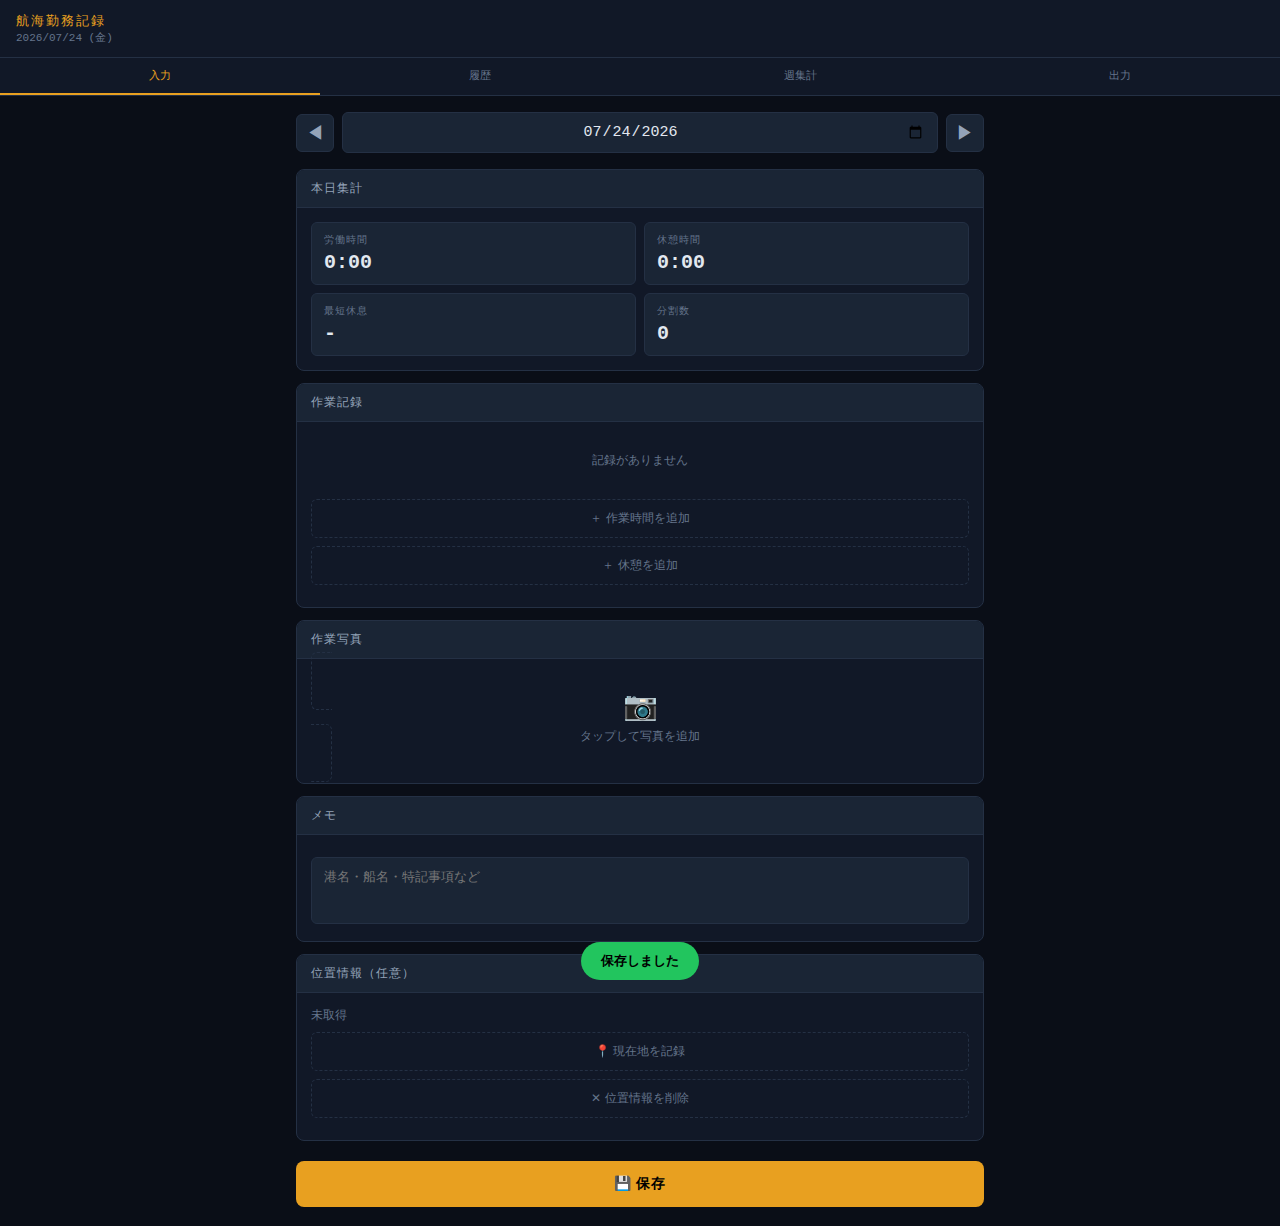
<file: docs/index.weekfix.updated.html>
<!DOCTYPE html>
<html lang="ja">
<head>
<meta charset="UTF-8" />
<meta name="viewport" content="width=device-width, initial-scale=1.0, maximum-scale=1.0" />
<meta name="apple-mobile-web-app-capable" content="yes" />
<meta name="apple-mobile-web-app-status-bar-style" content="black-translucent" />
<meta name="apple-mobile-web-app-title" content="航海勤務記録" />
<meta name="format-detection" content="telephone=no" />
<meta name="theme-color" content="#111827" />
<link rel="manifest" href="./manifest.json">
<meta name="theme-color" content="#111827">
<link rel="apple-touch-icon" href="./icons/icon-180.png">
<link rel="manifest" href="./manifest.json" />
<link rel="apple-touch-icon" href="./icons/icon-180.png" />
<title>航海勤務記録</title>
<link rel="stylesheet" href="./styles.css" />

</head>
<body>

<div class="header">
  <div>
    <div class="header-title">航海勤務記録 <span class="offline-badge" id="offlineBadge">OFFLINE</span></div>
    <div class="header-date" id="headerDate"></div>
  </div>
</div>

<div class="nav">
  <button class="nav-btn active" onclick="showPage('input')">入力</button>
  <button class="nav-btn" onclick="showPage('history')">履歴</button>
  <button class="nav-btn" onclick="showPage('weekly')">週集計</button>
  <button class="nav-btn" onclick="showPage('export')">出力</button>
</div>

<div class="main">
  <div id="page-input" class="page active">
    <div class="date-row">
      <div class="date-nav" onclick="changeDate(-1)">◀</div>
      <input type="date" class="date-input" id="currentDate" onchange="loadDay()">
      <div class="date-nav" onclick="changeDate(1)">▶</div>
    </div>

    <div class="card">
      <div class="card-header"><span class="card-title">本日集計</span></div>
      <div class="card-body">
        <div class="summary-grid">
          <div class="stat-box"><div class="stat-label">労働時間</div><div class="stat-value" id="totalWork">0:00</div></div>
          <div class="stat-box"><div class="stat-label">休憩時間</div><div class="stat-value" id="totalRest">0:00</div></div>
          <div class="stat-box"><div class="stat-label">最短休息</div><div class="stat-value" id="minRest">-</div></div>
          <div class="stat-box"><div class="stat-label">分割数</div><div class="stat-value" id="splitCount">0</div></div>
        </div>
        <div class="alert-box alert-danger" id="compAlert">⚠ 週72時間超過 → 補償休日が発生しています</div>
        <div class="alert-box alert-danger" id="overlapAlert">⚠ セグメントの時間重複があります</div>
        <div class="alert-box alert-warn" id="photoTimeAlert">⚠ 写真時刻とセグメントの照合警告</div>
        <div class="alert-box alert-info" id="validationAlert">⚠ 未入力/不正なセグメントがあります</div>
      </div>
    </div>

    <div class="card">
      <div class="card-header"><span class="card-title">作業記録</span></div>
      <div class="card-body" id="segmentList"></div>
      <div style="padding:0 14px 14px">
        <button class="add-btn" onclick="addSegment('work')">＋ 作業時間を追加</button>
        <button class="add-btn" onclick="addSegment('rest')">＋ 休憩を追加</button>
      </div>
    </div>

    <div class="card">
      <div class="card-header"><span class="card-title">作業写真</span></div>
      <div class="card-body">
        <label class="photo-upload-area" for="photoInput">
          <div style="font-size:28px;margin-bottom:6px">📷</div>
          <div style="color:var(--text3);font-size:12px">タップして写真を追加</div>
          <input type="file" id="photoInput" accept="image/*" multiple onchange="addPhotos(event)">
        </label>
        <div class="photo-grid" id="photoGrid"></div>
      </div>
    </div>

    <div class="card">
      <div class="card-header"><span class="card-title">メモ</span></div>
      <div class="card-body">
        <textarea class="memo-input" id="dayMemo" placeholder="港名・船名・特記事項など" rows="3"></textarea>
      </div>
    </div>

    <div class="card">
      <div class="card-header"><span class="card-title">位置情報（任意）</span></div>
      <div class="card-body">
        <div id="gpsStatus" style="font-size:12px;color:var(--text3);margin-bottom:8px;">未取得</div>
        <div id="gpsInfo" style="font-family:var(--mono);font-size:12px;line-height:1.6;color:var(--text2);margin-bottom:8px;"></div>
        <button class="add-btn" onclick="captureGPS()">📍 現在地を記録</button>
        <button class="add-btn" onclick="clearGPS()">✕ 位置情報を削除</button>
      </div>
    </div>

    <button class="save-btn" onclick="saveDay()">💾 保存</button>
  </div>

  <div id="page-history" class="page">
    <div class="notice">過去の記録一覧です。タップして編集できます。</div>
    <div id="historyList"></div>
  </div>

  <div id="page-weekly" class="page">
    <div class="notice">
      基準労働期間は日曜始まり7日間で集計します。週72時間超は補償休日の目安として警告表示。<br>
      「週40時間超」と「日8時間超」の重複には注意してください（残業計算は二重計上しない運用推奨）。
    </div>
    <div class="card">
      <div class="card-header"><span class="card-title">時給・残業単価（船員法向け計算補助）</span></div>
      <div class="card-body">
        <div class="form-row">
          <div>
            <div class="field-label">本給（月額）</div>
            <input class="field-input" id="baseMonthly" type="number" min="0" step="1" placeholder="例 250000" onchange="renderRateCalc()">
          </div>
          <div>
            <div class="field-label">乗船手当（月額）</div>
            <input class="field-input" id="shipAllowanceMonthly" type="number" min="0" step="1" placeholder="例 30000" onchange="renderRateCalc()">
          </div>
        </div>
        <div class="form-row">
          <div>
            <div class="field-label">算定基礎に含める他手当（月額）</div>
            <input class="field-input" id="otherIncludedMonthly" type="number" min="0" step="1" value="0" onchange="renderRateCalc()">
          </div>
          <div>
            <div class="field-label">月平均所定時間（既定173）</div>
            <input class="field-input" id="monthlyHours" type="number" min="1" step="0.01" value="173" onchange="renderRateCalc()">
          </div>
        </div>
        <div class="form-row">
  <div>
    <div class="field-label">残業割増率（通常）</div>
    <input class="field-input" id="otRate" type="number" min="1" step="0.01" value="1.30" onchange="renderRateCalc()">
  </div>
  <div id="nightRateWrap">
    <div class="field-label">深夜/休日割増率（参考）</div>
    <input class="field-input" id="nightRate" type="number" min="1" step="0.01" value="1.35" onchange="renderRateCalc()">
  </div>
</div>

        <div class="summary-grid" style="margin-top:8px;">
  <div class="stat-box"><div class="stat-label">通常時給</div><div class="stat-value" id="baseHourly">-</div></div>
  <div class="stat-box"><div class="stat-label">残業単価</div><div class="stat-value" id="otHourly">-</div></div>
  <div class="stat-box" id="nightHourlyWrap"><div class="stat-label">深夜/休日単価</div><div class="stat-value" id="nightHourly">-</div></div>
</div>
        <div class="small" style="margin-top:8px;">
          ※ 計算補助です。実際の算定基礎（含める手当/除外手当）は就業規則・契約・実態で確認してください。<br>
</div>
      </div>
    </div>
    <div id="weeklyContent"></div>
  </div>

  <div id="page-export" class="page">
    <div class="notice">
      記録データをCSV/JSONで書き出しできます。<br>
      証拠PDFモードは印刷画面を使って「1日1ページ」で出力します（iPhoneは共有→PDF保存）。
    </div>

    <button class="export-btn" onclick="exportCSV()">
      <span class="export-icon">📊</span>
      <div>
        <div style="font-weight:500">CSV書き出し</div>
        <div style="font-size:11px;color:var(--text3);margin-top:2px">日別・セグメント・GPS・ハッシュ付き</div>
      </div>
    </button>

    <button class="export-btn" onclick="exportJSON()">
      <span class="export-icon">💾</span>
      <div>
        <div style="font-weight:500">JSON書き出し（全データ）</div>
        <div style="font-size:11px;color:var(--text3);margin-top:2px">バックアップ・証拠保全用</div>
      </div>
    </button>

    <button class="export-btn" onclick="importJSON()">
      <span class="export-icon">📥</span>
      <div>
        <div style="font-weight:500">JSONインポート</div>
        <div style="font-size:11px;color:var(--text3);margin-top:2px">別端末からの復元</div>
      </div>
    </button>

    <button class="export-btn" onclick="exportEvidencePDF()">
      <span class="export-icon">🧾</span>
      <div>
        <div style="font-weight:500">証拠PDF出力（1日1ページ）</div>
        <div style="font-size:11px;color:var(--text3);margin-top:2px">日付・セグメント・メモ・写真・GPS・SHA-256</div>
      </div>
    </button>

    <input type="file" id="importFile" accept=".json" style="display:none" onchange="doImport(event)">

    <div style="margin-top:20px">
      <div class="card">
        <div class="card-header"><span class="card-title">データ統計</span></div>
        <div class="card-body" id="exportStats"></div>
      </div>
    </div>

    <div class="card">
      <div class="card-header"><span class="card-title">本日のデータハッシュ（SHA-256）</span></div>
      <div class="card-body">
        <div class="hash-line" id="todayHash">-</div>
        <div class="small" style="margin-top:8px;">保存前でも現在画面内容を元に再計算されます（写真は軽量版: 画像本体ではなくサイズ情報を含める）。</div>
      </div>
    </div>
  </div>
</div>

<div class="saved-toast" id="toast">保存しました</div>

<script>
const DB_NAME = 'maritime_log';
const DB_VER = 2;
let db;

function openDB() {
  return new Promise((res, rej) => {
    const req = indexedDB.open(DB_NAME, DB_VER);
    req.onupgradeneeded = (e) => {
      const d = e.target.result;
      if (!d.objectStoreNames.contains('days')) d.createObjectStore('days', { keyPath: 'date' });
    };
    req.onsuccess = (e) => { db = e.target.result; res(db); };
    req.onerror = () => rej(req.error);
  });
}
function dbGet(date) {
  return new Promise((res, rej) => {
    const tx = db.transaction('days', 'readonly');
    const req = tx.objectStore('days').get(date);
    req.onsuccess = () => res(req.result);
    req.onerror = () => rej(req.error);
  });
}
function dbPut(data) {
  return new Promise((res, rej) => {
    const tx = db.transaction('days', 'readwrite');
    const req = tx.objectStore('days').put(data);
    req.onsuccess = () => res();
    req.onerror = () => rej(req.error);
  });
}
function dbGetAll() {
  return new Promise((res, rej) => {
    const tx = db.transaction('days', 'readonly');
    const req = tx.objectStore('days').getAll();
    req.onsuccess = () => res(req.result);
    req.onerror = () => rej(req.error);
  });
}

let currentDate = todayStr();
let segments = [];
let photos = [];
let gps = null;
let nextSegId = 1;
let nextPhotoId = 1;

function todayStr() {
  const d = new Date();
  return `${d.getFullYear()}-${String(d.getMonth()+1).padStart(2,'0')}-${String(d.getDate()).padStart(2,'0')}`;
}

async function init() {
  await openDB();
  document.getElementById('currentDate').value = currentDate;
  setDefaultRateInputs();
  updateHeaderDate();
  await loadDay();
  updateOnlineStatus();

  window.addEventListener('online', updateOnlineStatus);
  window.addEventListener('offline', updateOnlineStatus);

  if ('serviceWorker' in navigator) {
    try { await navigator.serviceWorker.register('./service-worker.js'); }
    catch (e) { console.warn('SW registration failed', e); }
  }
}
function setDefaultRateInputs() {
  const defs = {
    calcMode:'seaman',          // ← 追加（船員法デフォ）
    baseMonthly:'0',
    shipAllowanceMonthly:'0',
    otherIncludedMonthly:'0',
    monthlyHours:'173',
    otRate:'1.30',              // ← 船員法デフォ
    nightRate:'1.35'
  };
  Object.entries(defs).forEach(([id,v]) => {
    const el = document.getElementById(id);
    if (el && !el.value) el.value = v;
  });
}
function updateOnlineStatus() {
  const badge = document.getElementById('offlineBadge');
  if (!navigator.onLine) {
    document.body.classList.add('offline');
    if (badge) badge.style.display = 'inline-block';
  } else {
    document.body.classList.remove('offline');
    if (badge) badge.style.display = 'none';
  }
}
function updateHeaderDate() {
  const d = new Date(currentDate + 'T00:00:00');
  const days = ['日','月','火','水','木','金','土'];
  document.getElementById('headerDate').textContent =
    `${d.getFullYear()}/${String(d.getMonth()+1).padStart(2,'0')}/${String(d.getDate()).padStart(2,'0')} (${days[d.getDay()]})`;
}

function changeDate(delta) {
  const d = new Date(currentDate + 'T00:00:00');
  d.setDate(d.getDate() + delta);
  currentDate = `${d.getFullYear()}-${String(d.getMonth()+1).padStart(2,'0')}-${String(d.getDate()).padStart(2,'0')}`;
  document.getElementById('currentDate').value = currentDate;
  updateHeaderDate();
  loadDay();
}

async function loadDay() {
  currentDate = document.getElementById('currentDate').value || currentDate;
  updateHeaderDate();

  const data = await dbGet(currentDate);
  if (data) {
    segments = data.segments || [];
    photos = data.photos || [];
    gps = data.gps || null;
    nextSegId = data.nextSegId || (segments.length + 1);
    nextPhotoId = data.nextPhotoId || (photos.length + 1);
    document.getElementById('dayMemo').value = data.memo || '';
    restoreRateInputs(data.rateInputs);
  } else {
    segments = [];
    photos = [];
    gps = null;
    nextSegId = 1;
    nextPhotoId = 1;
    document.getElementById('dayMemo').value = '';
    setDefaultRateInputs();
  }

  renderSegments();
  renderPhotos();
  renderGPS();
  calcSummary();
  renderRateCalc();
  renderTodayHash();
}

function applyRateModeUI() {
  const mode = document.getElementById('calcMode')?.value || 'seaman';
  const isSeaman = mode === 'seaman';

  const nightRateWrap = document.getElementById('nightRateWrap');
  const nightHourlyWrap = document.getElementById('nightHourlyWrap');

  if (nightRateWrap) nightRateWrap.style.display = isSeaman ? 'none' : '';
  if (nightHourlyWrap) nightHourlyWrap.style.display = isSeaman ? 'none' : '';
}

function handleRateModeChange() {
  const mode = document.getElementById('calcMode')?.value || 'seaman';
  const otEl = document.getElementById('otRate');

  if (otEl) {
    const current = Number(otEl.value || 0);

    // 「デフォルト値」として自然に切替（手入力を潰しすぎない）
    if (mode === 'seaman') {
      if (!otEl.value || current === 1.25) otEl.value = '1.30';
    } else {
      if (!otEl.value || current === 1.30) otEl.value = '1.25';
    }
  }

  applyRateModeUI();
  renderRateCalc();
}
  
async function saveDay() {
  const data = {
    date: currentDate,
    segments,
    photos,
    gps,
    memo: document.getElementById('dayMemo').value,
    nextSegId,
    nextPhotoId,
    rateInputs: getRateInputs(),
    savedAt: new Date().toISOString()
  };
  await dbPut(data);
  showToast();
  renderTodayHash();
  if (document.getElementById('page-weekly').classList.contains('active')) renderWeekly();
  if (document.getElementById('page-export').classList.contains('active')) renderExportStats();
}
function showToast() {
  const t = document.getElementById('toast');
  t.classList.add('show');
  setTimeout(() => t.classList.remove('show'), 1800);
}

const WORK_TYPES = ['当直','当直引継','荷役','出入港','保守','停泊中作業','供食','操練等','研修','安全臨時労働','補油作業','その他'];

function addSegment(type) {
  segments.push({ id: nextSegId++, type, start: '', end: '', workType: type === 'work' ? '当直' : '' });
  renderSegments();
  calcSummary();
}
function removeSegment(id) {
  segments = segments.filter(s => s.id !== id);
  renderSegments();
  calcSummary();
}
function updateSegment(id, key, val) {
  const s = segments.find(x => x.id === id);
  if (s) { s[key] = val; calcSummary(); }
}
function setSegType(id, type) {
  const s = segments.find(x => x.id === id);
  if (!s) return;
  s.type = type;
  if (type === 'work' && !s.workType) s.workType = '当直';
  renderSegments();
  calcSummary();
}
function renderSegments() {
  const el = document.getElementById('segmentList');
  if (!segments.length) {
    el.innerHTML = '<div style="color:var(--text3);font-size:12px;text-align:center;padding:16px">記録がありません</div>';
    return;
  }
  el.innerHTML = segments.map((s) => `
    <div class="segment">
      <button class="seg-del" onclick="removeSegment(${s.id})">✕</button>
      <div class="segment-type-row">
        <button class="type-btn work ${s.type==='work'?'active':''}" onclick="setSegType(${s.id},'work')">● 作業</button>
        <button class="type-btn rest ${s.type==='rest'?'active':''}" onclick="setSegType(${s.id},'rest')">◌ 休憩</button>
      </div>
      <div class="time-row">
        <input class="time-input" type="time" value="${s.start||''}" onchange="updateSegment(${s.id},'start',this.value)">
        <span class="time-sep">→</span>
        <input class="time-input" type="time" value="${s.end||''}" onchange="updateSegment(${s.id},'end',this.value)">
      </div>
      ${s.type === 'work' ? `
      <select class="work-type-select" onchange="updateSegment(${s.id},'workType',this.value)">
        ${WORK_TYPES.map(t => `<option value="${t}" ${s.workType===t?'selected':''}>${t}</option>`).join('')}
      </select>` : ''}
    </div>
  `).join('');
}

function timeToMin(t) {
  if (!t) return null;
  const [h,m] = t.split(':').map(Number);
  if (Number.isNaN(h) || Number.isNaN(m)) return null;
  return h * 60 + m;
}
function minToStr(m) {
  if (m === null || m === undefined || Number.isNaN(m)) return '-';
  const sign = m < 0 ? '-' : '';
  const x = Math.abs(Math.round(m));
  return `${sign}${Math.floor(x/60)}:${String(x%60).padStart(2,'0')}`;
}
function segDuration(s) {
  const st = timeToMin(s.start), en = timeToMin(s.end);
  if (st === null || en === null) return 0;
  let d = en - st;
  if (d < 0) d += 1440;
  return d;
}
function getAbsoluteRangeForSegment(s) {
  const st = timeToMin(s.start), en = timeToMin(s.end);
  if (st === null || en === null || st === en) return null;
  return en > st ? [st, en] : [st, en + 1440];
}
function rangesOverlap(a, b) {
  return Math.max(a[0], b[0]) < Math.min(a[1], b[1]);
}
function findOverlapPairs() {
  const valid = segments.map(s => ({ s, r: getAbsoluteRangeForSegment(s) })).filter(x => x.r);
  const expanded = [];
  valid.forEach(x => {
    expanded.push(x);
    expanded.push({ s: x.s, r: [x.r[0]+1440, x.r[1]+1440] });
    expanded.push({ s: x.s, r: [x.r[0]-1440, x.r[1]-1440] });
  });
  const pairs = new Set();
  for (let i=0;i<valid.length;i++) {
    for (let j=i+1;j<valid.length;j++) {
      const a = valid[i], b = valid[j];
      const hit = expanded.filter(x=>x.s.id===a.s.id).some(ax =>
        expanded.filter(x=>x.s.id===b.s.id).some(bx => rangesOverlap(ax.r,bx.r))
      );
      if (hit) pairs.add(`${a.s.id}-${b.s.id}`);
    }
  }
  return [...pairs];
}

function parsePhotoDateToMinutes(photo, dateRef = currentDate) {
  if (!photo || !photo.exifDate) return null;
  const m = photo.exifDate.match(/(\d{4})-(\d{2})-(\d{2}) (\d{2}):(\d{2}):(\d{2})/);
  if (!m) return null;
  const pDate = `${m[1]}-${m[2]}-${m[3]}`;
  if (pDate !== dateRef) return null;
  return Number(m[4])*60 + Number(m[5]);
}
function isMinuteInSegment(min, seg) {
  const st = timeToMin(seg.start), en = timeToMin(seg.end);
  if (st === null || en === null || min === null || st === en) return false;
  if (st < en) return min >= st && min <= en;
  return (min >= st && min <= 1439) || (min >= 0 && min <= en);
}
function checkPhotoSegmentWarnings() {
  const alertEl = document.getElementById('photoTimeAlert');
  const validSegs = segments.filter(s => s.start && s.end);
  if (!photos.length) { alertEl.style.display = 'none'; return; }

  let outCount = 0, unknownCount = 0;
  for (const p of photos) {
    const pm = parsePhotoDateToMinutes(p, currentDate);
    if (pm === null) { unknownCount++; continue; }
    if (!validSegs.some(s => isMinuteInSegment(pm, s))) outCount++;
  }
  if (outCount || unknownCount) {
    const arr = [];
    if (outCount) arr.push(`${outCount}枚がセグメント外`);
    if (unknownCount) arr.push(`${unknownCount}枚が時刻不明/別日`);
    alertEl.textContent = `⚠ 写真時刻照合: ${arr.join(' / ')}`;
    alertEl.style.display = 'block';
  } else {
    alertEl.style.display = 'none';
  }
}

async function calcSummary() {
  let workMin = 0, restMin = 0, invalidCount = 0;
  const restSegs = [];

  for (const s of segments) {
    const st = timeToMin(s.start), en = timeToMin(s.end);
    if ((s.start && !s.end) || (!s.start && s.end) || (s.start && s.end && st === en)) invalidCount++;
    const d = segDuration(s);
    if (s.type === 'work') workMin += d;
    else { restMin += d; if (d > 0) restSegs.push(d); }
  }

  const minRestVal = restSegs.length ? Math.min(...restSegs) : null;
  const splitCount = restSegs.length;

  const wEl = document.getElementById('totalWork');
  const rEl = document.getElementById('totalRest');
  const mrEl = document.getElementById('minRest');
  const scEl = document.getElementById('splitCount');

  wEl.textContent = minToStr(workMin);
  wEl.className = 'stat-value' + (workMin > 14*60 ? ' danger' : workMin > 12*60 ? ' warn' : '');
  rEl.textContent = minToStr(restMin);
  rEl.className = 'stat-value';
  mrEl.textContent = minRestVal !== null ? minToStr(minRestVal) : '-';
  mrEl.className = 'stat-value' + (minRestVal !== null && minRestVal < 6*60 ? ' warn' : '');
  scEl.textContent = splitCount;
  scEl.className = 'stat-value' + (splitCount >= 3 ? ' warn' : '');

  const overlapPairs = findOverlapPairs();
  const overlapAlert = document.getElementById('overlapAlert');
  if (overlapPairs.length) {
    overlapAlert.textContent = `⚠ セグメントの時間重複があります（${overlapPairs.length}組）`;
    overlapAlert.style.display = 'block';
  } else overlapAlert.style.display = 'none';

  const validationAlert = document.getElementById('validationAlert');
  if (invalidCount) {
    validationAlert.textContent = `⚠ 未入力/同時刻（0分）のセグメントがあります（${invalidCount}件）`;
    validationAlert.style.display = 'block';
  } else validationAlert.style.display = 'none';

  await updateCurrentWeekCompAlert();
  checkPhotoSegmentWarnings();
  renderRateCalc();
  renderTodayHash();
}

function renderGPS() {
  const status = document.getElementById('gpsStatus');
  const info = document.getElementById('gpsInfo');
  if (!gps) {
    status.textContent = '未取得';
    info.innerHTML = '';
    return;
  }
  status.textContent = '取得済み';
  const d = new Date(gps.timestamp);
  info.innerHTML = `緯度: ${gps.lat.toFixed(6)}<br>経度: ${gps.lng.toFixed(6)}<br>精度: ±${Math.round(gps.accuracy)}m<br>時刻: ${d.toLocaleString('ja-JP')}`;
}
function captureGPS() {
  if (!navigator.geolocation) return alert('この端末/環境では位置情報に対応していません');
  document.getElementById('gpsStatus').textContent = '取得中...';
  navigator.geolocation.getCurrentPosition(
    (pos) => {
      gps = {
        lat: pos.coords.latitude,
        lng: pos.coords.longitude,
        accuracy: pos.coords.accuracy,
        timestamp: new Date().toISOString()
      };
      renderGPS();
      renderTodayHash();
    },
    (err) => {
      alert('位置情報を取得できませんでした: ' + err.message);
      renderGPS();
    },
    { enableHighAccuracy: true, timeout: 10000, maximumAge: 0 }
  );
}
function clearGPS() { gps = null; renderGPS(); renderTodayHash(); }

function addPhotos(event) {
  const files = Array.from(event.target.files || []);
  files.forEach(f => {
    const reader = new FileReader();
    reader.onload = (e) => {
      const dataUrl = e.target.result;
      getExifDate(dataUrl).then(exifDate => {
        photos.push({
          id: nextPhotoId++,
          dataUrl,
          exifDate,
          name: f.name,
          size: f.size,
          type: f.type,
          addedAt: new Date().toISOString()
        });
        renderPhotos();
        calcSummary();
      });
    };
    reader.readAsDataURL(f);
  });
  event.target.value = '';
}
function getExifDate(dataUrl) {
  return new Promise(resolve => {
    try {
      const arr = dataUrl.split(',')[1];
      if (!arr) return resolve(null);
      const bin = atob(arr);
      const bytes = new Uint8Array(bin.length);
      for (let i = 0; i < bin.length; i++) bytes[i] = bin.charCodeAt(i);

      for (let i = 0; i < bytes.length - 4; i++) {
        if (bytes[i] === 0xFF && bytes[i+1] === 0xE1) {
          const exifLen = (bytes[i+2] << 8) | bytes[i+3];
          const exifData = bytes.slice(i+4, i+4+exifLen);
          const str = String.fromCharCode(...exifData);
          const match = str.match(/(\d{4}):(\d{2}):(\d{2}) (\d{2}):(\d{2}):(\d{2})/);
          if (match) return resolve(`${match[1]}-${match[2]}-${match[3]} ${match[4]}:${match[5]}:${match[6]}`);
        }
      }
    } catch (e) {}
    resolve(null);
  });
}
function removePhoto(id) {
  photos = photos.filter(p => p.id !== id);
  renderPhotos();
  calcSummary();
}
function renderPhotos() {
  const grid = document.getElementById('photoGrid');
  if (!photos.length) { grid.innerHTML = ''; return; }
  grid.innerHTML = photos.map(p => {
    const pm = parsePhotoDateToMinutes(p, currentDate);
    const inSeg = pm !== null && segments.some(s => isMinuteInSegment(pm, s));
    const border = (pm !== null && !inSeg) ? 'border-color:#e8a020;' : '';
    return `
      <div>
        <div class="photo-thumb" style="${border}">
          <img src="${p.dataUrl}" loading="lazy">
          <button class="del-photo" onclick="removePhoto(${p.id})">✕</button>
        </div>
        <div class="photo-exif">${p.exifDate ? p.exifDate.replace(' ','<br>') : '日時不明'}</div>
      </div>`;
  }).join('');
  checkPhotoSegmentWarnings();
}

function getRateInputs() {
  const parse = (id, fallback=0) => {
    const v = Number(document.getElementById(id)?.value || fallback);
    return Number.isFinite(v) ? v : fallback;
  };
  return {
    calcMode: document.getElementById('calcMode')?.value || 'seaman', // ←追加
    baseMonthly: parse('baseMonthly'),
    shipAllowanceMonthly: parse('shipAllowanceMonthly'),
    otherIncludedMonthly: parse('otherIncludedMonthly'),
    monthlyHours: parse('monthlyHours', 173),
    otRate: parse('otRate', 1.30),
    nightRate: parse('nightRate', 1.35)
  };
}
function restoreRateInputs(v) {
  if (!v) return;
  ['calcMode','baseMonthly','shipAllowanceMonthly','otherIncludedMonthly','monthlyHours','otRate','nightRate']
    .forEach(k => {
      if (v[k] !== undefined && document.getElementById(k)) {
        document.getElementById(k).value = v[k];
      }
    });
  applyRateModeUI(); // ←追加
}
function yen(n) { return Number.isFinite(n) ? `${Math.round(n).toLocaleString('ja-JP')}円` : '-'; }
function renderRateCalc() {
  applyRateModeUI(); // ←追加
  const r = getRateInputs();
  const basisMonthly = r.baseMonthly + r.shipAllowanceMonthly + r.otherIncludedMonthly;
  const baseHourly = r.monthlyHours > 0 ? basisMonthly / r.monthlyHours : 0;
  const otHourly = baseHourly * (r.otRate || 1.30);
  const nightHourly = baseHourly * (r.nightRate || 1.35);

  document.getElementById('baseHourly').textContent = baseHourly ? yen(baseHourly) : '-';
  document.getElementById('otHourly').textContent = otHourly ? yen(otHourly) : '-';
  document.getElementById('nightHourly').textContent = nightHourly ? yen(nightHourly) : '-';
}

async function sha256Hex(text) {
  const enc = new TextEncoder().encode(text);
  const buf = await crypto.subtle.digest('SHA-256', enc);
  return Array.from(new Uint8Array(buf)).map(b => b.toString(16).padStart(2, '0')).join('');
}
function buildDayCanonical(dayLike) {
  return JSON.stringify({
    date: dayLike.date,
    segments: (dayLike.segments || []).map(s => ({ type: s.type, start: s.start, end: s.end, workType: s.workType || '' })),
    memo: dayLike.memo || '',
    gps: dayLike.gps || null,
    photos: (dayLike.photos || []).map(p => ({
      name: p.name || '', exifDate: p.exifDate || null, size: p.size || 0, mime: p.type || '', dataUrlLen: p.dataUrl ? p.dataUrl.length : 0
    })),
    rateInputs: dayLike.rateInputs || null
  });
}
async function renderTodayHash() {
  const el = document.getElementById('todayHash');
  if (!el) return;
  const day = { date: currentDate, segments, photos, gps, memo: document.getElementById('dayMemo')?.value || '', rateInputs: getRateInputs() };
  try { el.textContent = await sha256Hex(buildDayCanonical(day)); }
  catch { el.textContent = 'ハッシュ計算エラー'; }
}

async function renderHistory() {
  const all = await dbGetAll();
  all.sort((a,b) => b.date.localeCompare(a.date));
  const el = document.getElementById('historyList');
  if (!all.length) {
    el.innerHTML = '<div style="color:var(--text3);text-align:center;padding:40px 0">記録がありません</div>';
    return;
  }
  el.innerHTML = all.map(d => {
    let wMin = 0; (d.segments || []).forEach(s => { if (s.type === 'work') wMin += segDuration(s); });
    const pct = Math.min((wMin / (14*60)) * 100, 100);
    const over = wMin > 14*60;
    return `
      <div class="day-item" onclick="jumpToDate('${d.date}')">
        <div class="day-item-header">
          <span class="day-date">${d.date}</span>
          <span class="day-hours" style="color:${over?'#fca5a5':'var(--text2)'}">${minToStr(wMin)}</span>
        </div>
        ${d.memo ? `<div style="font-size:11px;color:var(--text3);margin-bottom:4px">${escapeHtml(d.memo).slice(0,60)}</div>` : ''}
        <div style="font-size:10px;color:var(--text3)">${(d.segments||[]).length}セグメント / 写真${(d.photos||[]).length}枚${d.gps?' / GPSあり':''}</div>
        <div class="day-bar"><div class="day-bar-fill ${over?'over':''}" style="width:${pct}%"></div></div>
      </div>`;
  }).join('');
}
function jumpToDate(date) {
  currentDate = date;
  document.getElementById('currentDate').value = date;
  updateHeaderDate();
  loadDay();
  showPage('input');
}

function dateRangeOfWeekSundayStart(dateStr) {
  const d = new Date(dateStr + 'T00:00:00');
  d.setDate(d.getDate() - d.getDay());
  const start = new Date(d), end = new Date(d);
  end.setDate(end.getDate() + 6);
  const fmt = x => `${x.getFullYear()}-${String(x.getMonth()+1).padStart(2,'0')}-${String(x.getDate()).padStart(2,'0')}`;
  return { start: fmt(start), end: fmt(end) };
}
async function updateCurrentWeekCompAlert() {
  const all = await dbGetAll();
  const week = dateRangeOfWeekSundayStart(currentDate);
  const targetDates = new Set();
  let cur = new Date(week.start + 'T00:00:00');
  for (let i=0;i<7;i++) {
    targetDates.add(`${cur.getFullYear()}-${String(cur.getMonth()+1).padStart(2,'0')}-${String(cur.getDate()).padStart(2,'0')}`);
    cur.setDate(cur.getDate()+1);
  }

  let total = 0;
  for (const ds of targetDates) {
    if (ds === currentDate) total += segments.filter(s=>s.type==='work').reduce((a,s)=>a+segDuration(s),0);
    else {
      const rec = all.find(x=>x.date===ds);
      if (rec) (rec.segments||[]).forEach(s => { if (s.type==='work') total += segDuration(s); });
    }
  }

  const alertEl = document.getElementById('compAlert');
  if (total > 72*60) {
    const over = total - 72*60;
    const compDays = Math.ceil((over/60)/8);
    alertEl.textContent = `⚠ 今週 ${minToStr(total)}（72h超 +${minToStr(over)}）→ 補償休日目安 ${compDays}日`;
    alertEl.style.display = 'block';
  } else {
    alertEl.style.display = 'none';
  }
}

async function renderWeekly() {
  const all = await dbGetAll();
  const byDate = {};
  all.forEach(d => byDate[d.date] = (d.segments || []).filter(s=>s.type==='work').reduce((a,s)=>a+segDuration(s),0));
  const dates = Object.keys(byDate).sort();
  const el = document.getElementById('weeklyContent');
  if (!dates.length) {
    el.innerHTML = '<div style="color:var(--text3);text-align:center;padding:40px 0">記録がありません</div>';
    return;
  }

  const first = new Date(dates[0] + 'T00:00:00');
  const last = new Date(dates[dates.length - 1] + 'T00:00:00');
  first.setDate(first.getDate() - first.getDay());

  const weeks = [];
  let cur = new Date(first);
  while (cur <= last) {
    const days = [];
    for (let i=0;i<7;i++) {
      const ds = `${cur.getFullYear()}-${String(cur.getMonth()+1).padStart(2,'0')}-${String(cur.getDate()).padStart(2,'0')}`;
      days.push({ date: ds, day: cur.getDay(), min: byDate[ds] || 0 });
      cur.setDate(cur.getDate() + 1);
    }
    const total = days.reduce((a,b)=>a+b.min,0);
    const day8Over = days.reduce((a,d)=>a+Math.max(0,d.min - 8*60),0);
    const week40Over = Math.max(0, total - 40*60);
    const estNonDupWeekOt = Math.max(day8Over, week40Over);
    weeks.push({ start: days[0].date, days, total, day8Over, week40Over, estNonDupWeekOt });
  }

  weeks.reverse();
  const names = ['日','月','火','水','木','金','土'];

  el.innerHTML = weeks.map(w => {
    const over72 = w.total > 72*60;
    const compDays = over72 ? Math.ceil(((w.total-72*60)/60)/8) : 0;
    return `
      <div class="week-card">
        <div class="week-label">
          ${w.start} の週 / 合計 <span style="color:${over72?'#fca5a5':'#86efac'};font-weight:600">${minToStr(w.total)}</span>
          ${over72 ? ` / 72h超 +${minToStr(w.total-72*60)} → 補償休日目安 ${compDays}日` : ''}
        </div>
        <div class="small" style="margin-bottom:8px;">
          日8h超合計: ${minToStr(w.day8Over)} / 週40h超: ${minToStr(w.week40Over)} / 概算残業（重複回避目安）: ${minToStr(w.estNonDupWeekOt)}
        </div>
        ${w.days.map(d => `
          <div class="week-bar-row">
            <div class="week-bar-label">${names[d.day]}</div>
            <div class="week-bar-outer"><div class="week-bar-inner ${d.min>14*60?'over':''}" style="width:${Math.min(100,(d.min/(14*60))*100).toFixed(1)}%"></div></div>
            <div class="week-bar-val">${d.min ? minToStr(d.min) : '-'}</div>
          </div>`).join('')}
      </div>`;
  }).join('');
}

async function exportCSV() {
  const all = await dbGetAll();
  all.sort((a,b)=>a.date.localeCompare(b.date));
  let csv = '日付,区分,作業種別,開始,終了,時間(分),労働時間(分),休憩時間(分),日8h超(分),GPS緯度,GPS経度,GPS精度,写真枚数,メモ,SHA256\n';

  for (const d of all) {
    const segs = d.segments || [];
    const workMin = segs.filter(s=>s.type==='work').reduce((a,s)=>a+segDuration(s),0);
    const restMin = segs.filter(s=>s.type==='rest').reduce((a,s)=>a+segDuration(s),0);
    const day8Over = Math.max(0, workMin - 8*60);
    const hash = await sha256Hex(buildDayCanonical(d));
    const gpsLat = d.gps?.lat ?? '';
    const gpsLng = d.gps?.lng ?? '';
    const gpsAcc = d.gps?.accuracy ? Math.round(d.gps.accuracy) : '';
    const memo = (d.memo || '').replace(/"/g,'""');

    if (!segs.length) {
      csv += `${d.date},,,,,,${workMin},${restMin},${day8Over},${gpsLat},${gpsLng},${gpsAcc},${(d.photos||[]).length},"${memo}",${hash}\n`;
      continue;
    }
    for (const s of segs) {
      csv += [
        d.date, s.type === 'work' ? '作業' : '休憩', s.type === 'work' ? (s.workType || '作業') : '',
        s.start || '', s.end || '', segDuration(s), workMin, restMin, day8Over,
        gpsLat, gpsLng, gpsAcc, (d.photos||[]).length, `"${memo}"`, hash
      ].join(',') + '\n';
    }
  }
  download('\uFEFF' + csv, `maritime_log_${todayStr()}.csv`, 'text/csv');
}
async function exportJSON() {
  const all = await dbGetAll();
  download(JSON.stringify({ exportedAt: new Date().toISOString(), records: all }, null, 2), `maritime_log_${todayStr()}.json`, 'application/json');
}
function importJSON() { document.getElementById('importFile').click(); }
async function doImport(event) {
  const f = event.target.files[0];
  if (!f) return;
  try {
    const text = await f.text();
    const data = JSON.parse(text);
    const records = data.records || data;
    let count = 0;
    for (const r of records) {
      if (r?.date) { await dbPut(r); count++; }
    }
    alert(`${count}件をインポートしました`);
    event.target.value = '';
    if (document.getElementById('page-history').classList.contains('active')) renderHistory();
    if (document.getElementById('page-weekly').classList.contains('active')) renderWeekly();
    if (document.getElementById('page-export').classList.contains('active')) renderExportStats();
  } catch (e) { alert('インポートエラー: ' + e.message); }
}
function download(content, filename, type) {
  const a = document.createElement('a');
  a.href = URL.createObjectURL(new Blob([content], { type }));
  a.download = filename;
  a.click();
  setTimeout(() => URL.revokeObjectURL(a.href), 1000);
}
async function renderExportStats() {
  const all = await dbGetAll();
  let totalWork = 0, totalDays = all.length, totalPhotos = 0, gpsDays = 0;
  all.forEach(d => {
    (d.segments||[]).forEach(s => { if (s.type==='work') totalWork += segDuration(s); });
    totalPhotos += (d.photos||[]).length;
    if (d.gps) gpsDays++;
  });
  const latest = all.length ? all.slice().sort((a,b)=>b.date.localeCompare(a.date))[0].date : '-';
  document.getElementById('exportStats').innerHTML = `
    <div class="summary-grid">
      <div class="stat-box"><div class="stat-label">記録日数</div><div class="stat-value">${totalDays}</div></div>
      <div class="stat-box"><div class="stat-label">総労働時間</div><div class="stat-value" style="font-size:16px">${minToStr(totalWork)}</div></div>
      <div class="stat-box"><div class="stat-label">写真枚数</div><div class="stat-value">${totalPhotos}</div></div>
      <div class="stat-box"><div class="stat-label">GPS記録日</div><div class="stat-value">${gpsDays}</div></div>
      <div class="stat-box"><div class="stat-label">最終更新</div><div class="stat-value" style="font-size:12px">${latest}</div></div>
      <div class="stat-box"><div class="stat-label">平均/日</div><div class="stat-value" style="font-size:16px">${totalDays?minToStr(totalWork/totalDays):'-'}</div></div>
    </div>`;
}

async function exportEvidencePDF() {
  const all = await dbGetAll();
  all.sort((a,b)=>a.date.localeCompare(b.date));
  if (!all.length) return alert('記録がありません');

  const old = document.getElementById('printEvidencePage');
  if (old) old.remove();

  const root = document.createElement('div');
  root.id = 'printEvidencePage';

  for (const d of all) {
    const segs = d.segments || [];
    const phs = d.photos || [];
    const workMin = segs.filter(s=>s.type==='work').reduce((a,s)=>a+segDuration(s),0);
    const restMin = segs.filter(s=>s.type==='rest').reduce((a,s)=>a+segDuration(s),0);
    const day8Over = Math.max(0, workMin - 8*60);

    let outCount = 0, unknownCount = 0;
    phs.forEach(p => {
      const pm = parsePhotoDateToMinutes(p, d.date);
      if (pm === null) { unknownCount++; return; }
      if (!segs.some(s => isMinuteInSegment(pm, s))) outCount++;
    });

    const hash = await sha256Hex(buildDayCanonical(d));
    const gpsText = d.gps
      ? `緯度 ${d.gps.lat.toFixed(6)} / 経度 ${d.gps.lng.toFixed(6)} / 精度 ±${Math.round(d.gps.accuracy)}m / ${new Date(d.gps.timestamp).toLocaleString('ja-JP')}`
      : '記録なし';

    const page = document.createElement('div');
    page.className = 'print-page';
    page.innerHTML = `
      <div class="print-title">航海勤務記録（証拠出力）</div>
      <div class="print-sub">日付: ${d.date} / 出力: ${new Date().toLocaleString('ja-JP')}</div>
      <div class="print-box">
        <div><strong>日次集計</strong></div>
        <div>労働時間: ${minToStr(workMin)} / 休憩時間: ${minToStr(restMin)} / 日8h超: ${minToStr(day8Over)} / セグメント数: ${segs.length}</div>
        <div>${(outCount || unknownCount) ? `写真照合警告: ${outCount}枚セグメント外 / ${unknownCount}枚時刻不明・別日` : '写真照合: 問題なし'}</div>
      </div>
      <div class="print-box"><div><strong>位置情報（任意）</strong></div><div>${gpsText}</div></div>
      <div class="print-box">
        <div><strong>セグメント</strong></div>
        <table class="print-seg-table">
          <thead><tr><th>区分</th><th>作業種別</th><th>開始</th><th>終了</th><th>分</th></tr></thead>
          <tbody>
            ${segs.length ? segs.map(s => `
              <tr>
                <td>${s.type==='work'?'作業':'休憩'}</td>
                <td>${s.type==='work'?escapeHtml(s.workType||'作業'):'-'}</td>
                <td>${escapeHtml(s.start||'')}</td>
                <td>${escapeHtml(s.end||'')}</td>
                <td>${segDuration(s)}</td>
              </tr>`).join('') : '<tr><td colspan="5">記録なし</td></tr>'}
          </tbody>
        </table>
      </div>
      <div class="print-box"><div><strong>メモ</strong></div><div style="white-space:pre-wrap;min-height:20px;">${escapeHtml(d.memo || '')}</div></div>
      <div class="print-box">
        <div><strong>写真（${phs.length}枚）</strong></div>
        <div class="print-photos">
          ${phs.map(p => `
            <div class="print-photo">
              <img src="${p.dataUrl}" />
              <div style="font-size:10px;">${escapeHtml(p.name||'')}</div>
              <div style="font-size:10px;">${escapeHtml(p.exifDate||'日時不明')}</div>
            </div>`).join('')}
        </div>
      </div>
      <div class="print-box"><div><strong>データハッシュ（SHA-256）</strong></div><div class="print-hash">${hash}</div></div>
    `;
    root.appendChild(page);
  }

  document.body.appendChild(root);
  window.print();
  setTimeout(() => root.remove(), 1000);
}

function showPage(name) {
  document.querySelectorAll('.page').forEach(p => p.classList.remove('active'));
  document.querySelectorAll('.nav-btn').forEach(b => b.classList.remove('active'));
  document.getElementById('page-' + name).classList.add('active');

  const navBtns = Array.from(document.querySelectorAll('.nav-btn'));
  const idxMap = { input: 0, history: 1, weekly: 2, export: 3 };
  if (idxMap[name] !== undefined) navBtns[idxMap[name]].classList.add('active');

  if (name === 'history') renderHistory();
  if (name === 'weekly') {
  renderWeekly();
  renderRateCalc();
}
  if (name === 'export') renderExportStats();
  renderTodayHash();
}

function escapeHtml(str) {
  return String(str)
    .replace(/&/g,'&amp;')
    .replace(/</g,'&lt;')
    .replace(/>/g,'&gt;')
    .replace(/"/g,'&quot;')
    .replace(/'/g,'&#39;');
}

init();
</script>
<script>
if ("serviceWorker" in navigator) {
  window.addEventListener("load", () => {
    navigator.serviceWorker.register("./service-worker.js").catch(console.error);
  });
}
</script>
</body>
</html>
</file>
<file: docs/styles.css>
@import url('https://fonts.googleapis.com/css2?family=JetBrains+Mono:wght@400;600&family=Noto+Sans+JP:wght@300;400;500;700&display=swap');

  :root {
    --bg: #0a0e17;
    --surface: #111827;
    --surface2: #1a2535;
    --border: #243044;
    --accent: #e8a020;
    --accent2: #3b82f6;
    --danger: #ef4444;
    --success: #22c55e;
    --text: #e2e8f0;
    --text2: #94a3b8;
    --text3: #64748b;
    --work: #3b82f6;
    --rest: #6b7280;
    --mono: 'JetBrains Mono', monospace;
    --sans: 'Noto Sans JP', sans-serif;
  }

  * { box-sizing: border-box; margin: 0; padding: 0; }
  body {
    font-family: var(--sans);
    background: var(--bg);
    color: var(--text);
    min-height: 100vh;
    font-size: 14px;
    -webkit-tap-highlight-color: transparent;
  }

  .header {
    background: var(--surface);
    border-bottom: 1px solid var(--border);
    padding: 12px 16px;
    display: flex;
    align-items: center;
    justify-content: space-between;
    position: sticky;
    top: 0;
    z-index: 100;
  }
  .header-title {
    font-family: var(--mono);
    font-size: 13px;
    color: var(--accent);
    letter-spacing: 2px;
    text-transform: uppercase;
  }
  .header-date {
    font-family: var(--mono);
    font-size: 11px;
    color: var(--text3);
  }

  .nav {
    display: flex;
    background: var(--surface);
    border-bottom: 1px solid var(--border);
    overflow-x: auto;
    scrollbar-width: none;
  }
  .nav::-webkit-scrollbar { display: none; }
  .nav-btn {
    flex: 1;
    min-width: 70px;
    padding: 10px 8px;
    background: none;
    border: none;
    color: var(--text3);
    font-family: var(--sans);
    font-size: 11px;
    cursor: pointer;
    border-bottom: 2px solid transparent;
    transition: all 0.2s;
    white-space: nowrap;
  }
  .nav-btn.active {
    color: var(--accent);
    border-bottom-color: var(--accent);
  }

  .main { padding: 16px; max-width: 720px; margin: 0 auto; }
  .page { display: none; }
  .page.active { display: block; }

  .card {
    background: var(--surface);
    border: 1px solid var(--border);
    border-radius: 8px;
    margin-bottom: 12px;
    overflow: hidden;
  }
  .card-header {
    padding: 10px 14px;
    background: var(--surface2);
    border-bottom: 1px solid var(--border);
    display: flex;
    align-items: center;
    justify-content: space-between;
    gap: 8px;
  }
  .card-title {
    font-size: 12px;
    font-weight: 500;
    color: var(--text2);
    letter-spacing: 1px;
    text-transform: uppercase;
  }
  .card-body { padding: 14px; }

  .date-row {
    display: flex;
    align-items: center;
    gap: 8px;
    margin-bottom: 16px;
  }
  .date-input {
    flex: 1;
    background: var(--surface2);
    border: 1px solid var(--border);
    border-radius: 6px;
    padding: 10px 12px;
    color: var(--text);
    font-family: var(--mono);
    font-size: 15px;
    text-align: center;
  }
  .date-nav {
    background: var(--surface2);
    border: 1px solid var(--border);
    border-radius: 6px;
    width: 38px;
    height: 38px;
    display: flex;
    align-items: center;
    justify-content: center;
    cursor: pointer;
    color: var(--text2);
    font-size: 18px;
    user-select: none;
  }

  .segment {
    background: var(--surface2);
    border: 1px solid var(--border);
    border-radius: 6px;
    padding: 10px 12px;
    margin-bottom: 8px;
    position: relative;
  }
  .segment-type-row { display: flex; gap: 6px; margin-bottom: 8px; }
  .type-btn {
    flex: 1;
    padding: 6px;
    border-radius: 4px;
    border: 1px solid var(--border);
    background: transparent;
    color: var(--text3);
    font-size: 11px;
    cursor: pointer;
    transition: all 0.2s;
    font-family: var(--sans);
  }
  .type-btn.work.active {
    background: rgba(59,130,246,0.2);
    border-color: var(--work);
    color: var(--work);
  }
  .type-btn.rest.active {
    background: rgba(107,114,128,0.2);
    border-color: #9ca3af;
    color: #9ca3af;
  }

  .time-row { display: flex; align-items: center; gap: 8px; }
  .time-input {
    flex: 1;
    background: var(--bg);
    border: 1px solid var(--border);
    border-radius: 4px;
    padding: 8px 10px;
    color: var(--text);
    font-family: var(--mono);
    font-size: 16px;
    text-align: center;
  }
  .time-sep { color: var(--text3); font-family: var(--mono); }

  .seg-del {
    position: absolute;
    top: 8px;
    right: 8px;
    background: none;
    border: none;
    color: var(--text3);
    cursor: pointer;
    font-size: 16px;
    padding: 2px 6px;
    border-radius: 4px;
  }
  .seg-del:hover { color: var(--danger); background: rgba(239,68,68,0.1); }

  .work-type-select {
    width: 100%;
    margin-top: 8px;
    background: var(--bg);
    border: 1px solid var(--border);
    border-radius: 4px;
    padding: 7px 10px;
    color: var(--text);
    font-family: var(--sans);
    font-size: 12px;
  }

  .add-btn {
    width: 100%;
    padding: 10px;
    background: transparent;
    border: 1px dashed var(--border);
    border-radius: 6px;
    color: var(--text3);
    cursor: pointer;
    font-size: 12px;
    transition: all 0.2s;
    margin-bottom: 8px;
    font-family: var(--sans);
  }
  .add-btn:hover { border-color: var(--accent); color: var(--accent); }

  .summary-grid {
    display: grid;
    grid-template-columns: 1fr 1fr;
    gap: 8px;
  }
  .stat-box {
    background: var(--surface2);
    border: 1px solid var(--border);
    border-radius: 6px;
    padding: 10px 12px;
  }
  .stat-label {
    font-size: 10px;
    color: var(--text3);
    text-transform: uppercase;
    letter-spacing: 1px;
    margin-bottom: 4px;
  }
  .stat-value {
    font-family: var(--mono);
    font-size: 20px;
    font-weight: 600;
    color: var(--text);
  }
  .stat-value.warn { color: var(--accent); }
  .stat-value.danger { color: var(--danger); }
  .stat-value.ok { color: var(--success); }

  .save-btn {
    width: 100%;
    padding: 14px;
    background: var(--accent);
    border: none;
    border-radius: 8px;
    color: #000;
    font-weight: 700;
    font-size: 14px;
    cursor: pointer;
    font-family: var(--sans);
    margin-top: 8px;
    letter-spacing: 1px;
  }

  .photo-upload-area {
    border: 1px dashed var(--border);
    border-radius: 6px;
    padding: 20px;
    text-align: center;
    cursor: pointer;
    margin-bottom: 8px;
    transition: all 0.2s;
  }
  .photo-upload-area:hover { border-color: var(--accent2); }
  .photo-upload-area input { display: none; }

  .photo-grid {
    display: grid;
    grid-template-columns: repeat(3, 1fr);
    gap: 6px;
    margin-top: 8px;
  }
  .photo-thumb {
    aspect-ratio: 1;
    border-radius: 4px;
    overflow: hidden;
    position: relative;
    cursor: pointer;
    border: 1px solid var(--border);
  }
  .photo-thumb img { width: 100%; height: 100%; object-fit: cover; }
  .photo-thumb .del-photo {
    position: absolute;
    top: 2px;
    right: 2px;
    background: rgba(0,0,0,0.7);
    border: none;
    color: #fff;
    border-radius: 50%;
    width: 20px;
    height: 20px;
    font-size: 10px;
    cursor: pointer;
    display: flex;
    align-items: center;
    justify-content: center;
  }
  .photo-exif {
    font-size: 9px;
    color: var(--text3);
    font-family: var(--mono);
    text-align: center;
    margin-top: 2px;
    line-height: 1.3;
  }

  .day-item {
    background: var(--surface);
    border: 1px solid var(--border);
    border-radius: 8px;
    padding: 12px 14px;
    margin-bottom: 8px;
    cursor: pointer;
    transition: border-color 0.2s;
  }
  .day-item:hover { border-color: var(--accent); }
  .day-item-header { display: flex; justify-content: space-between; align-items: center; margin-bottom: 6px; }
  .day-date { font-family: var(--mono); font-size: 13px; color: var(--accent); }
  .day-hours { font-family: var(--mono); font-size: 13px; color: var(--text2); }
  .day-bar {
    height: 4px; background: var(--surface2); border-radius: 2px; overflow: hidden; margin-top: 6px;
  }
  .day-bar-fill { height: 100%; background: var(--work); border-radius: 2px; }
  .day-bar-fill.over { background: var(--danger); }

  .week-card {
    background: var(--surface2);
    border: 1px solid var(--border);
    border-radius: 8px;
    padding: 12px;
    margin-bottom: 12px;
  }
  .week-label { font-size: 11px; color: var(--text3); margin-bottom: 8px; font-family: var(--mono); }
  .week-bar-row { display: flex; align-items: center; gap: 8px; margin-bottom: 4px; }
  .week-bar-label { font-size: 10px; color: var(--text3); width: 24px; }
  .week-bar-outer { flex: 1; height: 6px; background: var(--bg); border-radius: 3px; overflow: hidden; }
  .week-bar-inner { height: 100%; border-radius: 3px; background: var(--work); }
  .week-bar-inner.over { background: var(--danger); }
  .week-bar-val { font-family: var(--mono); font-size: 10px; color: var(--text2); width: 40px; text-align: right; }

  .export-btn {
    width: 100%;
    padding: 14px;
    background: var(--surface2);
    border: 1px solid var(--border);
    border-radius: 8px;
    color: var(--text);
    font-size: 14px;
    cursor: pointer;
    text-align: left;
    margin-bottom: 8px;
    display: flex;
    align-items: center;
    gap: 10px;
    font-family: var(--sans);
    transition: border-color 0.2s;
  }
  .export-btn:hover { border-color: var(--accent2); }
  .export-icon { font-size: 20px; }

  .notice {
    background: rgba(232,160,32,0.1);
    border: 1px solid rgba(232,160,32,0.3);
    border-radius: 6px;
    padding: 10px 12px;
    font-size: 12px;
    color: var(--text2);
    margin-bottom: 12px;
    line-height: 1.6;
  }

  .alert-box {
    border-radius: 6px;
    padding: 8px 12px;
    font-size: 12px;
    margin-top: 8px;
    line-height: 1.5;
    display: none;
  }
  .alert-danger {
    background: rgba(239,68,68,0.1);
    border: 1px solid rgba(239,68,68,0.3);
    color: #fca5a5;
  }
  .alert-warn {
    background: rgba(232,160,32,0.1);
    border: 1px solid rgba(232,160,32,0.3);
    color: #fcd34d;
  }
  .alert-info {
    background: rgba(59,130,246,0.1);
    border: 1px solid rgba(59,130,246,0.3);
    color: #93c5fd;
  }

  input[type="date"], input[type="time"], input[type="number"] {
    -webkit-appearance: none;
    appearance: none;
    outline: none;
  }
  input[type="date"]:focus, input[type="time"]:focus, input[type="number"]:focus {
    border-color: var(--accent);
  }
  select { outline: none; }
  select:focus { border-color: var(--accent); }

  .memo-input {
    width: 100%;
    background: var(--surface2);
    border: 1px solid var(--border);
    border-radius: 6px;
    padding: 10px 12px;
    color: var(--text);
    font-family: var(--sans);
    font-size: 13px;
    resize: none;
    min-height: 60px;
    margin-top: 8px;
  }
  .memo-input:focus { border-color: var(--accent); outline: none; }

  .offline-badge {
    display: none;
    background: var(--accent);
    color: #000;
    font-size: 9px;
    font-weight: 700;
    padding: 2px 6px;
    border-radius: 3px;
    font-family: var(--mono);
    letter-spacing: 1px;
  }
  .offline .offline-badge { display: inline-block; }

  .saved-toast {
    position: fixed;
    bottom: 20px;
    left: 50%;
    transform: translateX(-50%) translateY(100px);
    background: var(--success);
    color: #000;
    padding: 10px 20px;
    border-radius: 20px;
    font-size: 13px;
    font-weight: 700;
    z-index: 999;
    transition: transform 0.3s;
  }
  .saved-toast.show { transform: translateX(-50%) translateY(0); }

  .form-row {
    display: grid;
    grid-template-columns: 1fr 1fr;
    gap: 8px;
    margin-bottom: 8px;
  }
  .field-label {
    font-size: 11px;
    color: var(--text3);
    margin-bottom: 4px;
  }
  .field-input {
    width: 100%;
    background: var(--surface2);
    border: 1px solid var(--border);
    border-radius: 6px;
    padding: 8px 10px;
    color: var(--text);
    font-family: var(--mono);
    font-size: 13px;
  }

  .small {
    font-size: 11px;
    color: var(--text3);
    line-height: 1.5;
  }

  .hash-line {
    font-family: var(--mono);
    font-size: 10px;
    word-break: break-all;
    color: var(--text2);
    background: var(--surface2);
    border: 1px solid var(--border);
    border-radius: 6px;
    padding: 8px;
  }

  @media print {
    body * { visibility: hidden !important; }
    #printEvidencePage, #printEvidencePage * { visibility: visible !important; }

    #printEvidencePage {
      position: absolute;
      left: 0;
      top: 0;
      width: 100%;
      background: #fff !important;
      color: #000 !important;
      padding: 10mm;
      font-family: sans-serif;
      font-size: 12px;
    }

    .print-page {
      width: 100%;
      min-height: 260mm;
      page-break-after: always;
    }
    .print-page:last-child { page-break-after: auto; }

    .print-title { font-size: 16px; font-weight: bold; margin-bottom: 6px; }
    .print-sub { font-size: 11px; color: #333; margin-bottom: 8px; }
    .print-box {
      border: 1px solid #999;
      padding: 6px;
      margin-bottom: 8px;
      border-radius: 4px;
    }
    .print-seg-table {
      width: 100%;
      border-collapse: collapse;
      font-size: 11px;
    }
    .print-seg-table th, .print-seg-table td {
      border: 1px solid #999;
      padding: 4px;
      text-align: left;
      vertical-align: top;
    }
    .print-photos {
      display: grid;
      grid-template-columns: repeat(3, 1fr);
      gap: 6px;
    }
    .print-photo {
      border: 1px solid #999;
      padding: 4px;
      break-inside: avoid;
    }
    .print-photo img {
      width: 100%;
      height: 50mm;
      object-fit: cover;
      display: block;
      margin-bottom: 3px;
    }
    .print-hash {
      font-family: monospace;
      word-break: break-all;
      font-size: 10px;
    }
  }


/* --- Account UI --- */
.header-actions { display:flex; align-items:center; gap:8px; }
.account-btn{
  display:flex; align-items:center; gap:6px;
  padding:8px 10px;
  border-radius:999px;
  background: var(--surface2);
  border: 1px solid var(--border);
  color: var(--text2);
  font-size:12px;
  cursor:pointer;
}
.account-btn:hover{ border-color: rgba(232,160,32,0.6); color: var(--text); }

.modal-backdrop{
  position: fixed;
  inset: 0;
  background: rgba(0,0,0,0.55);
  z-index: 300;
  display: flex;
  align-items: center;
  justify-content: center;
  padding: 16px;
}
.modal{
  width: min(520px, 96vw);
  background: var(--surface);
  border: 1px solid var(--border);
  border-radius: 12px;
  overflow: hidden;
  box-shadow: 0 12px 40px rgba(0,0,0,0.45);
}
.modal-header{
  padding: 12px 14px;
  background: var(--surface2);
  border-bottom: 1px solid var(--border);
  display:flex;
  align-items:center;
  justify-content: space-between;
  gap: 10px;
}
.modal-title{ font-size: 12px; font-weight: 600; color: var(--text2); letter-spacing: 1px; text-transform: uppercase; }
.modal-close{
  background: transparent;
  border: 1px solid var(--border);
  color: var(--text3);
  width: 34px;
  height: 34px;
  border-radius: 8px;
  cursor:pointer;
}
.modal-close:hover{ color: var(--danger); border-color: rgba(239,68,68,0.5); }

.modal-body{ padding: 14px; }

.account-list{ display:flex; flex-direction:column; gap: 8px; margin-bottom: 12px; }
.account-item{
  text-align: left;
  width: 100%;
  background: var(--surface2);
  border: 1px solid var(--border);
  border-radius: 10px;
  padding: 10px 12px;
  cursor: pointer;
}
.account-item:hover{ border-color: rgba(232,160,32,0.35); }
.account-item.active{
  border-color: rgba(232,160,32,0.85);
  box-shadow: 0 0 0 2px rgba(232,160,32,0.10) inset;
}
.account-item-name{ font-weight: 600; color: var(--text); font-size: 13px; }
.account-item-meta{ margin-top: 2px; font-size: 11px; color: var(--text3); }
</file>
